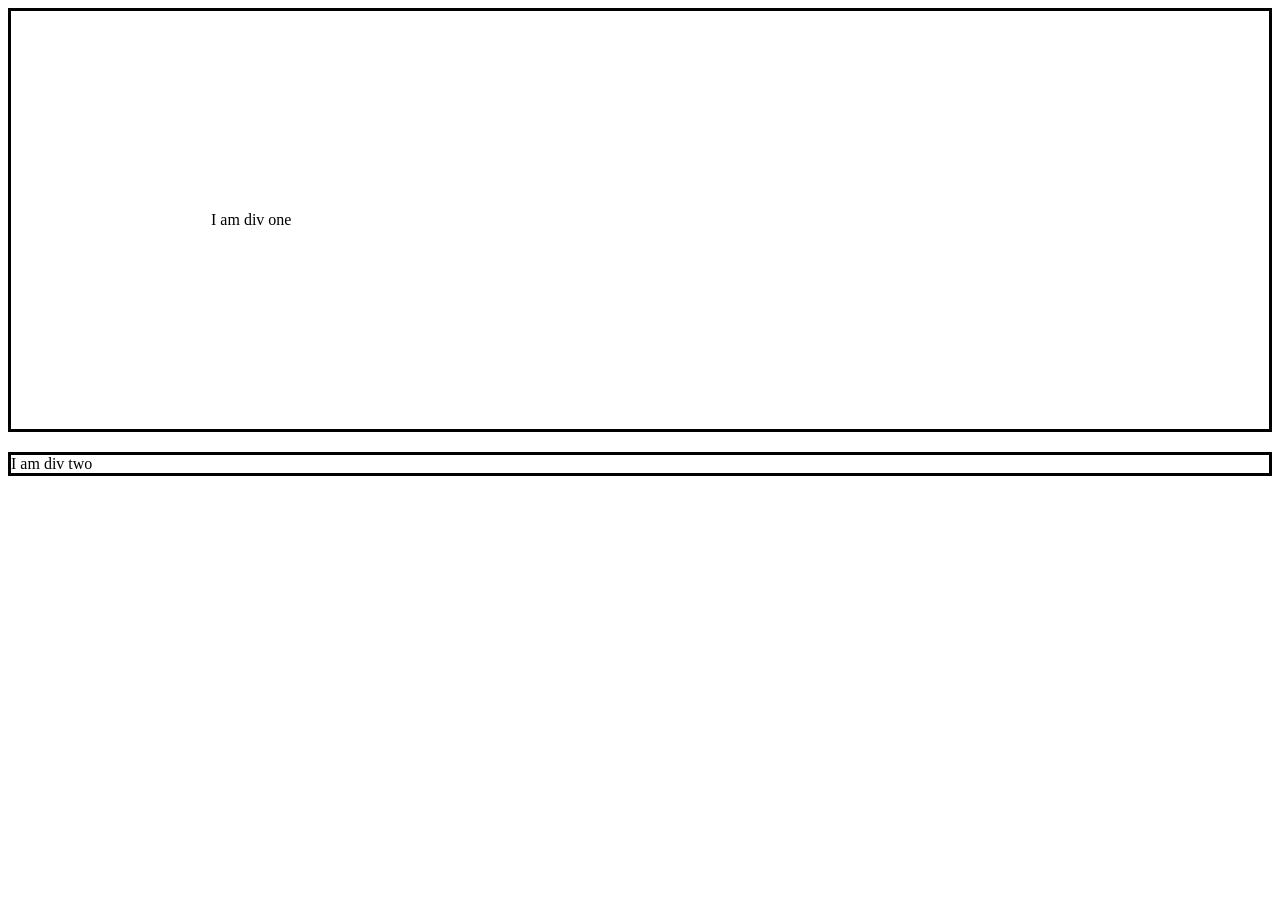
<file: DAY2/CSS_BOX_model/index.html>
<!DOCTYPE html>
<html lang="en">
<head>
    <meta charset="UTF-8">
    <meta name="viewport" content="width=device-width, initial-scale=1.0">
    <title>Document</title>

    <style>
        .div1{
            border: 3px solid black;
            padding: 200px;
            margin-bottom: 20px;
        }

        .div2{
            border: 3px solid black;
            margin-top: 10;
        }

    </style>

</head>
<body>
    
    <div class="div1">
        I am div one
    </div>

    <div class="div2">
        I am div two
    </div>

</body>
</html>
</file>
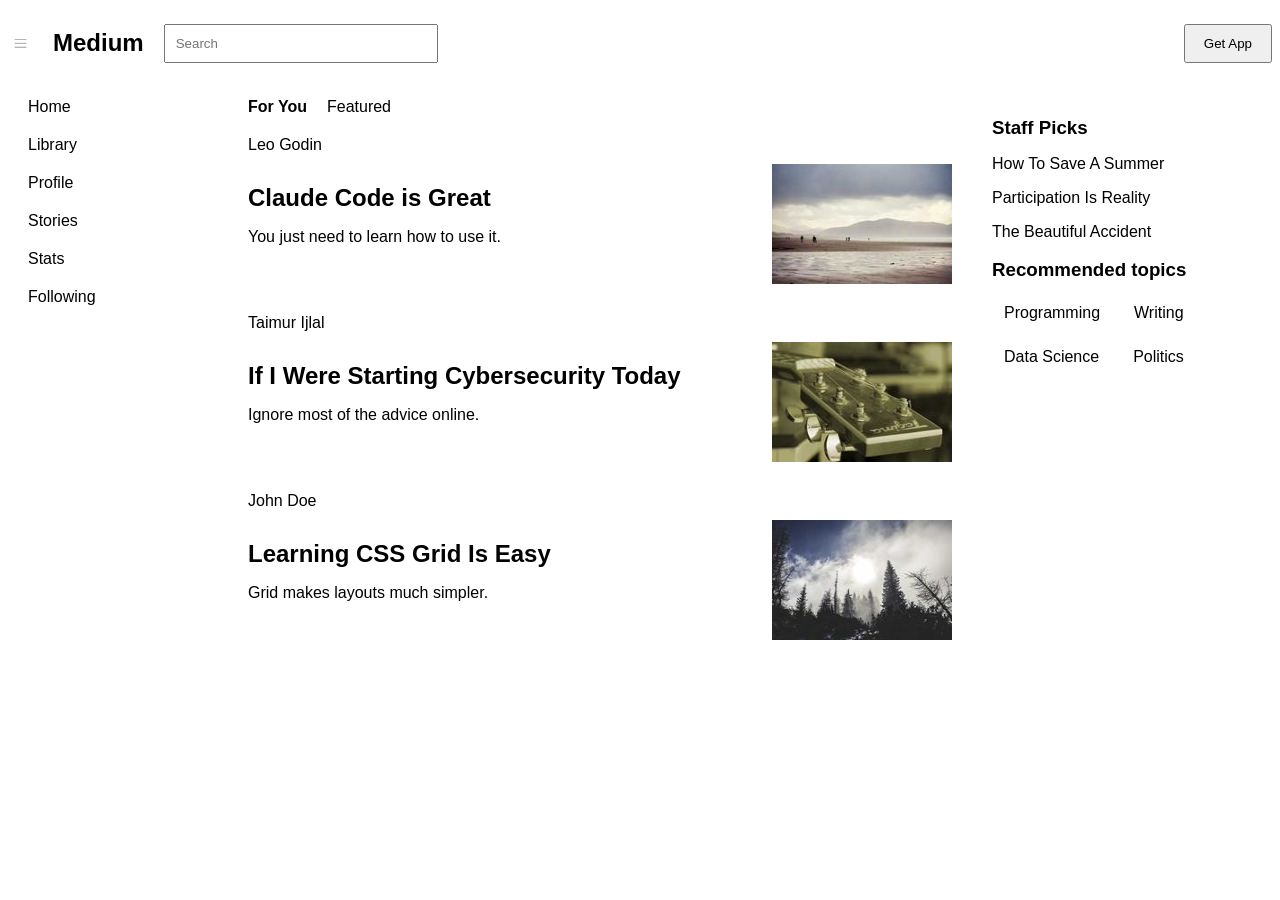
<file: DAY3/medium clone/index.html>
<!DOCTYPE html>
<html>
<head>
    <title>Medium Clone</title>
    <link rel="stylesheet" href="style.css">
</head>
<body>

    <nav>
        <img src="side_bar.png" alt="">
        <h1>Medium</h1>

        <div class="search">
            <input type="text" placeholder="Search">
        </div>

        <button>Get App</button>
    </nav>


    <div class="container">

        <aside class="left-sidebar">

            <a href="#"> Home</a>
            <a href="#"> Library</a>
            <a href="#"> Profile</a>
            <a href="#"> Stories</a>
            <a href="#"> Stats</a>
            <a href="#"> Following</a>

        </aside>


        <main>

            <div class="tabs">
                <span class="active">For You</span>
                <span>Featured</span>
            </div>


            <div class="card">

                <p class="author">Leo Godin</p>

                <div class="post">

                    <div class="text">
                        <h2>Claude Code is Great</h2>

                        <p>
                            You just need to learn how to use it.
                        </p>
                    </div>

                    <img src="image1.jpg" alt="">
                </div>

            </div>


            <div class="card">

                <p class="author">Taimur Ijlal</p>

                <div class="post">

                    <div class="text">
                        <h2>If I Were Starting Cybersecurity Today</h2>

                        <p>
                            Ignore most of the advice online.
                        </p>
                    </div>

                    <img src="image2.jpg" alt="">
                </div>

            </div>


            <div class="card">

                <p class="author">John Doe</p>

                <div class="post">

                    <div class="text">
                        <h2>Learning CSS Grid Is Easy</h2>

                        <p>
                            Grid makes layouts much simpler.
                        </p>
                    </div>

                    <img src="image3.jpg" alt="">
                </div>

            </div>

        </main>


        <aside class="right-sidebar">

            <h3>Staff Picks</h3>

            <p>How To Save A Summer</p>
            <p>Participation Is Reality</p>
            <p>The Beautiful Accident</p>

            <h3> Recommended topics</h3>

            <div class="topics">

                <span>Programming</span>
                <span>Writing</span>
                <span>Data Science</span>
                <span>Politics</span>

            </div>

        </aside>

    </div>

</body>
</html>
</file>
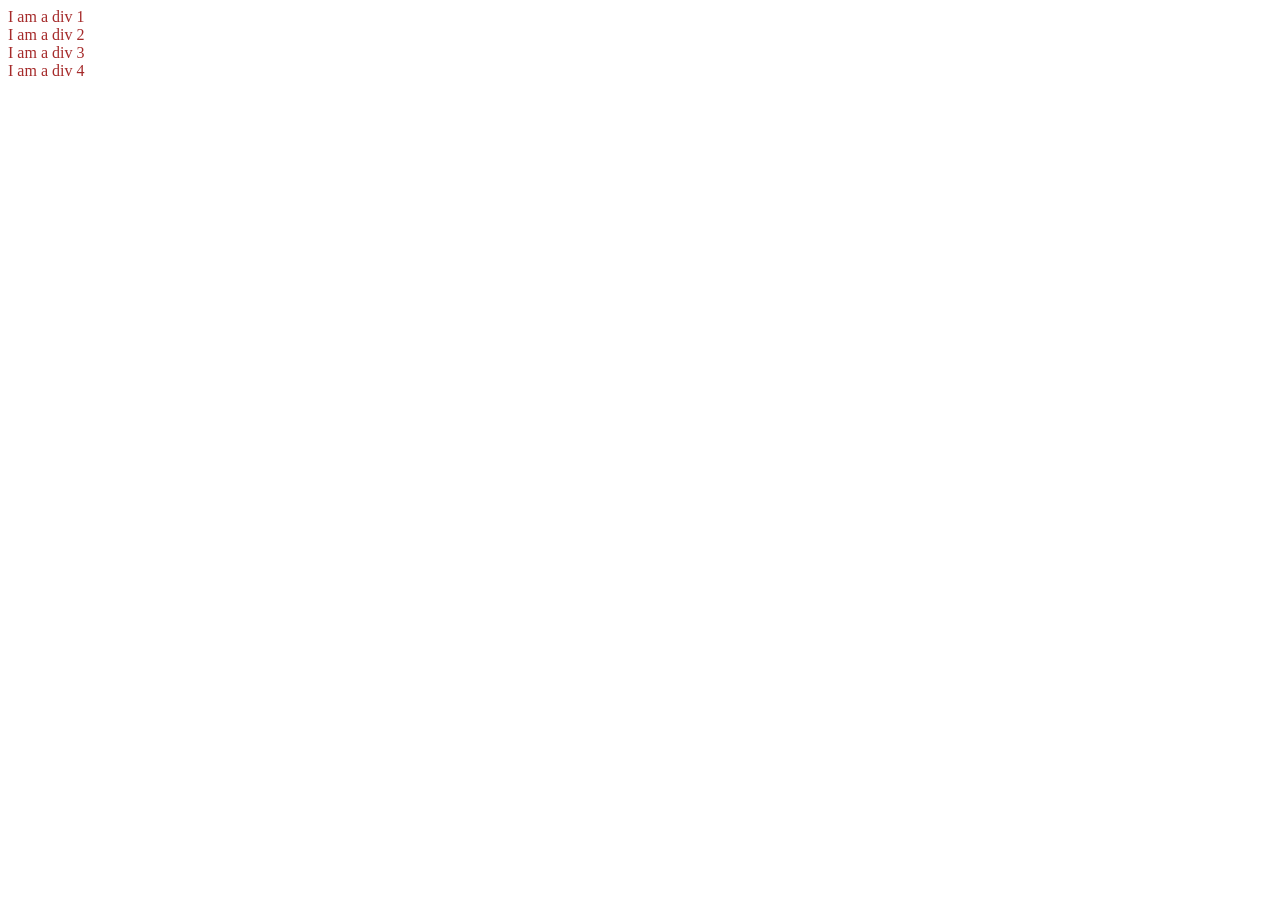
<file: DAY2/externalCSS.html>
<!DOCTYPE html>
<html lang="en">
<head>
    <meta charset="UTF-8">
    <meta name="viewport" content="width=device-width, initial-scale=1.0">
    <title>Document</title>

    <link rel="stylesheet" href="style.css">
    
</head>
<body>
    <div class="mydiv" id="id1"> I am a div 1</div>
    <div class="mydiv" id="id2"> I am a div 2</div>
    <div class="mydiv" id="id3"> I am a div 3</div>
    <div class="mydiv" id="id4"> I am a div 4</div>

</body>
</html>
</file>
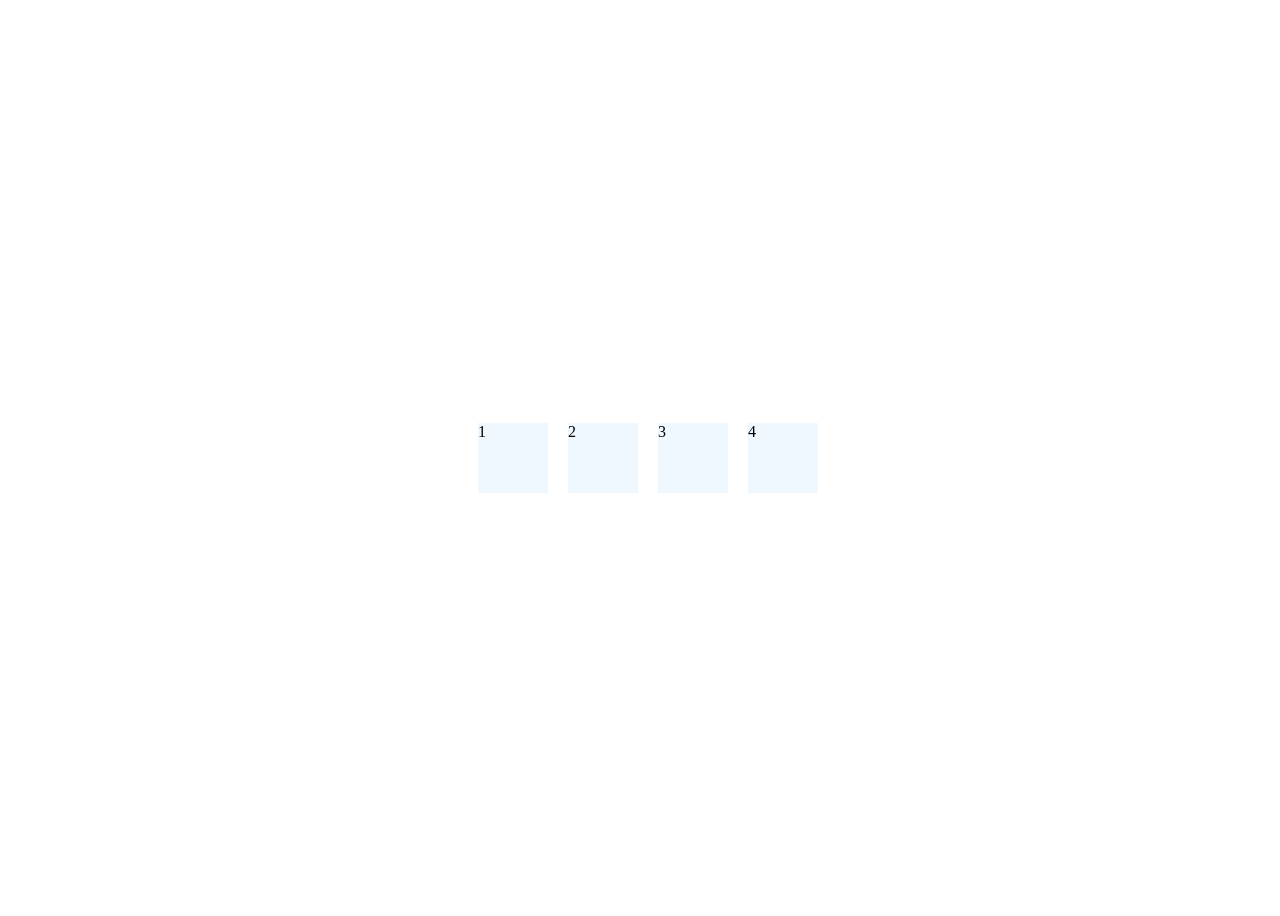
<file: DAY2/flexBoxes.html>
<!DOCTYPE html>
<html lang="en">

<head>
    <meta charset="UTF-8">
    <meta name="viewport" content="width=device-width, initial-scale=1.0">
    <title>Document</title>

    <style>
        .container {
            height: 100vh;
            width: 100vw;
            display: flex;
            flex-wrap: wrap;
            justify-content: center;
            align-items: center;
        }

        .boxes {
            height: 70px;
            width: 70px;

            background-color: aliceblue;
            margin: 10px;
        }

    </style>

</head>

<body>
    <div class="container">
        <div class="boxes">1</div>
        <div class="boxes">2</div>
        <div class="boxes">3</div>
        <div class="boxes">4</div>

        <!-- <div class="boxes">1</div>
        <div class="boxes">2</div>
        <div class="boxes">3</div>
        <div class="boxes">4</div>

        <div class="boxes">1</div>
        <div class="boxes">2</div>
        <div class="boxes">3</div>
        <div class="boxes">4</div>

        <div class="boxes">1</div>
        <div class="boxes">2</div>
        <div class="boxes">3</div>
        <div class="boxes">4</div>

        <div class="boxes">1</div>
        <div class="boxes">2</div>
        <div class="boxes">3</div>
        <div class="boxes">4</div> -->
    </div>
</body>

</html>
</file>
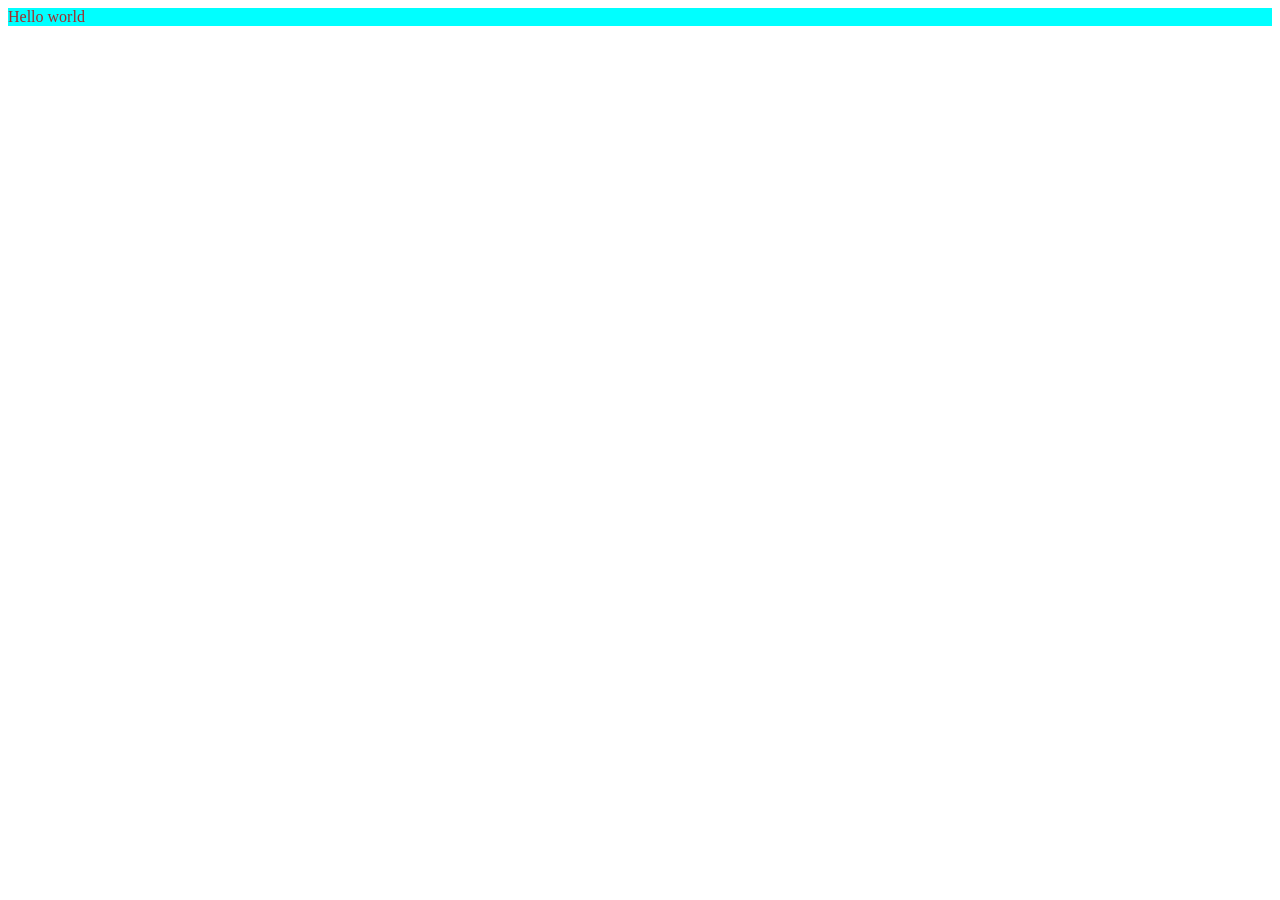
<file: DAY2/inlineCSS.html>
<!DOCTYPE html>
<html lang="en">
<head>
    <meta charset="UTF-8">
    <meta name="viewport" content="width=device-width, initial-scale=1.0">
    <title>Document</title>
</head>
<body>
    <div style="color: brown; background-color: aqua;">
        Hello world
    </div>
</body>
</html>
</file>
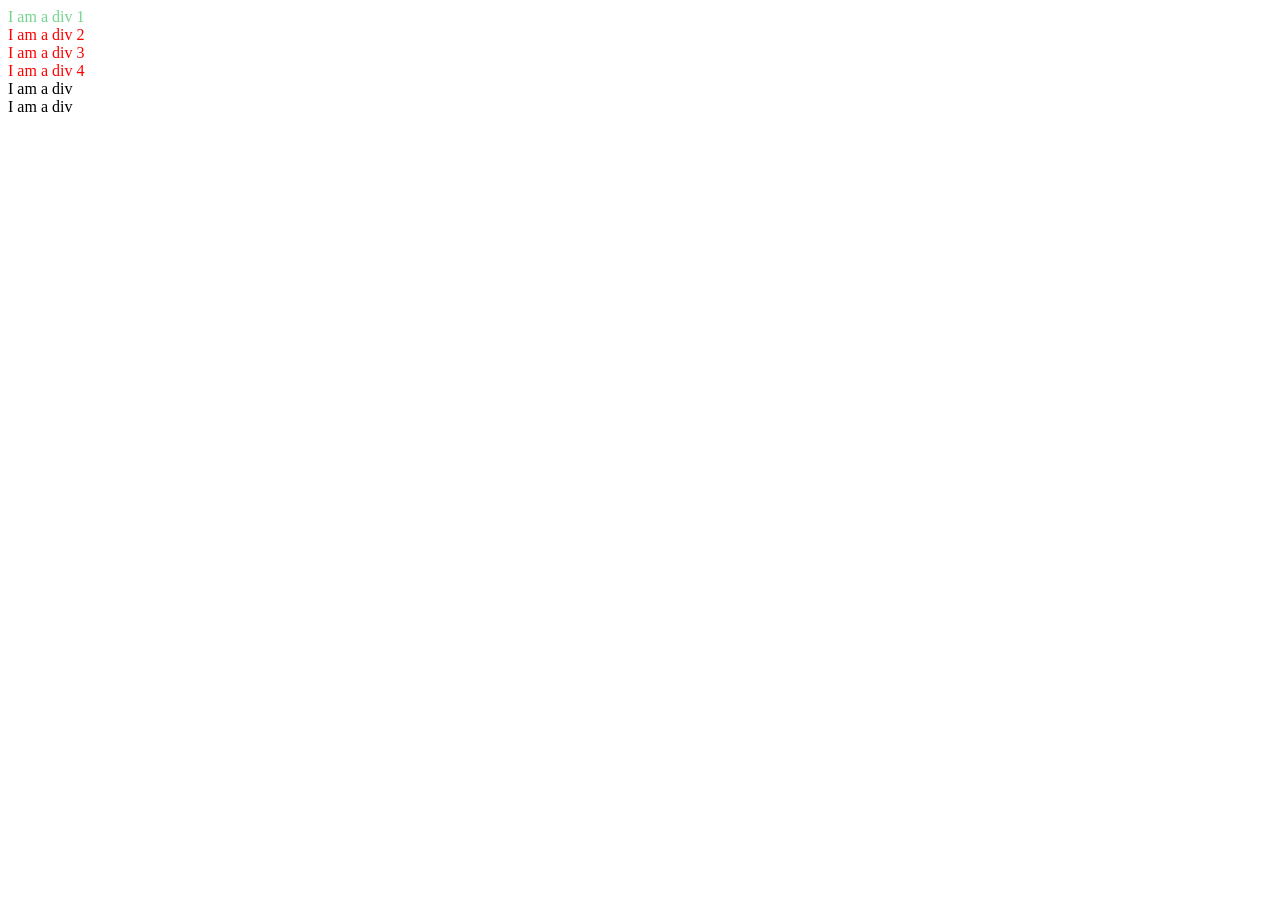
<file: DAY2/internalCSS.html>
<!DOCTYPE html>
<html lang="en">
<head>
    <meta charset="UTF-8">
    <meta name="viewport" content="width=device-width, initial-scale=1.0">
    <title>Document</title>

    <style>
        .mydiv{
            color: red;
        }

        #id1{
            color: rgb(116, 213, 142);
        }

        /* div{
            color: purple !important;
        } */

    </style>
</head>
<body>
    <div class="mydiv" id="id1"> I am a div 1</div>
    <div class="mydiv" id="id2"> I am a div 2</div>
    <div class="mydiv" id="id3"> I am a div 3</div>
    <div class="mydiv" id="id4"> I am a div 4</div>

    <div class="mydiv2"> I am a div</div>
    <div class="mydiv2"> I am a div</div>
</body>
</html>
</file>
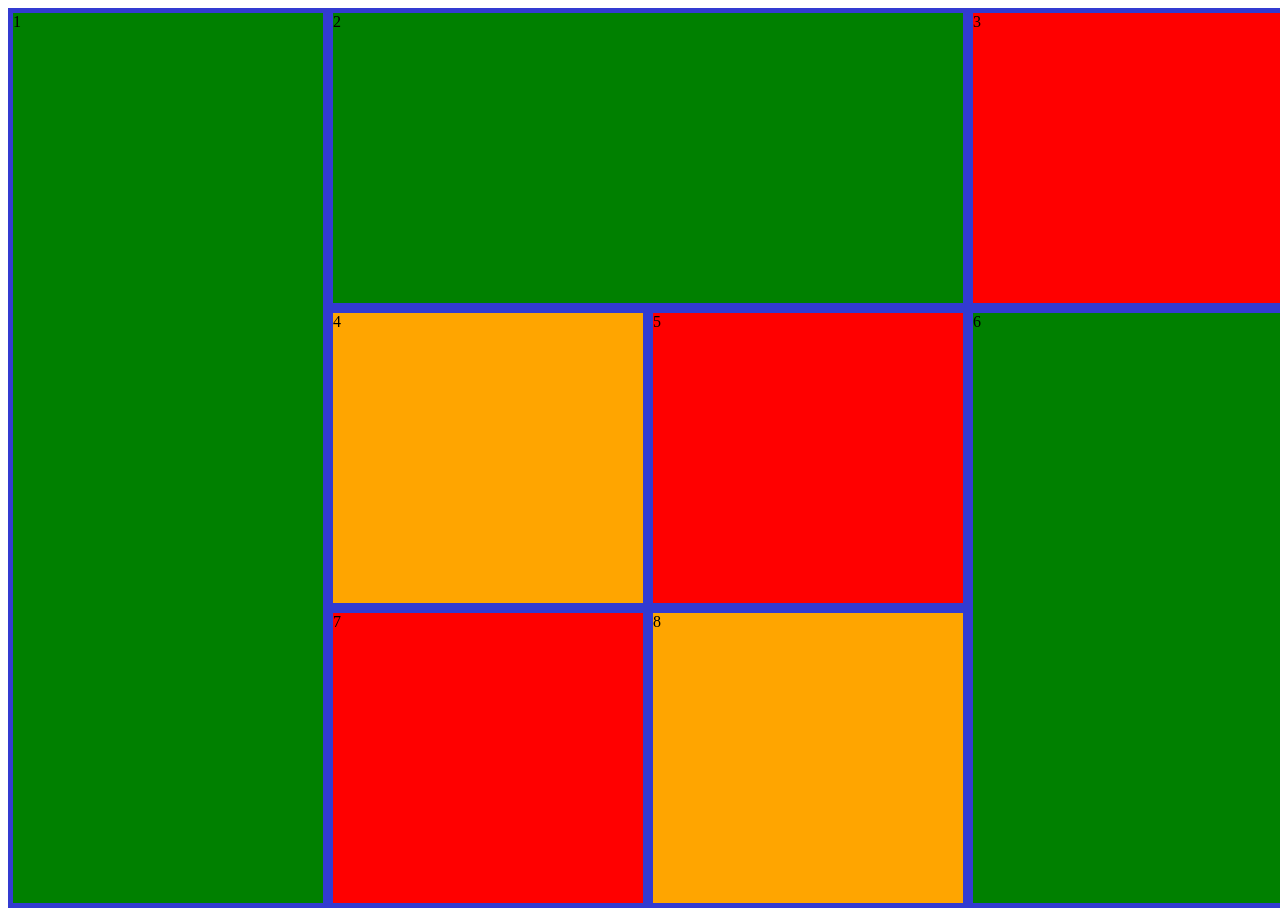
<file: DAY3/grid_struc.html>
<!DOCTYPE html>
<html lang="en">
<head>
    <meta charset="UTF-8">
    <meta name="viewport" content="width=device-width, initial-scale=1.0">
    <title>Document</title>
    <link rel="stylesheet" href="style_grid_struc.css">
</head>
<body>
    <div class="container">
        <div class="boxes box1">1</div>
        <div class="boxes box2">2</div>
        <div class="boxes box3">3</div>
        <div class="boxes box4">4</div>
        <div class="boxes box5">5</div>
        <div class="boxes box6">6</div>
        <div class="boxes box7">7</div>
        <div class="boxes box8">8</div>
    </div>
</body>
</html>
</file>
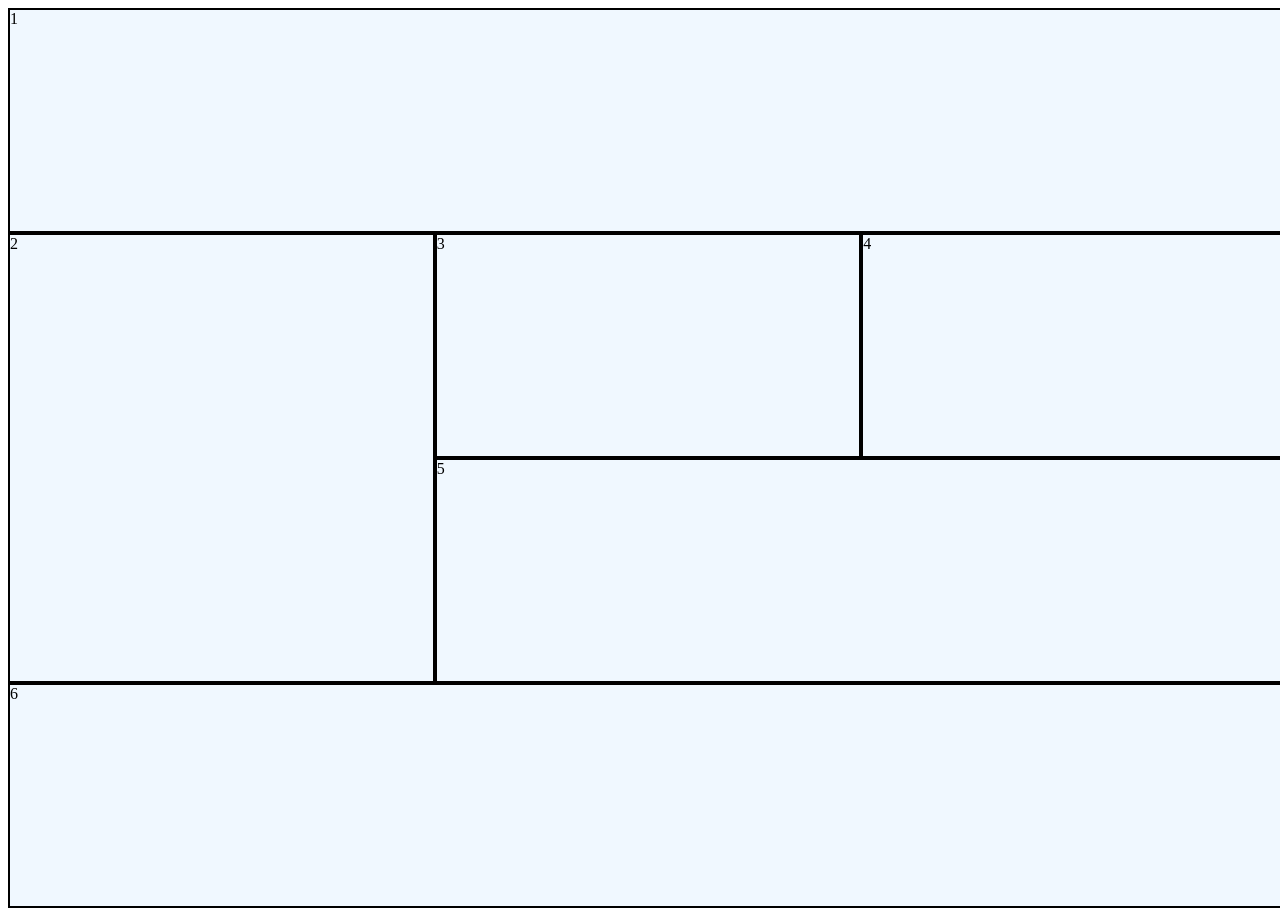
<file: DAY2/GRID/grid.html>
<!DOCTYPE html>
<html lang="en">

<head>
    <meta charset="UTF-8">
    <meta name="viewport" content="width=device-width, initial-scale=1.0">
    <title>Document</title>
    <link rel="stylesheet" href="styleGrid.css">

</head>

<body>
    <div class="container">
        <div class="boxes header">1</div>
        <div class="boxes aside">2</div>
        <div class="boxes content1">3</div>
        <div class="boxes content2">4</div>
        <div class="boxes content3">5</div>
        <div class="boxes footer">6</div>
        

        <!-- <div class="boxes">1</div>
        <div class="boxes">2</div>
        <div class="boxes">3</div>
        <div class="boxes">4</div>

        <div class="boxes">1</div>
        <div class="boxes">2</div>
        <div class="boxes">3</div>
        <div class="boxes">4</div>

        <div class="boxes">1</div>
        <div class="boxes">2</div>
        <div class="boxes">3</div>
        <div class="boxes">4</div>

        <div class="boxes">1</div>
        <div class="boxes">2</div>
        <div class="boxes">3</div>
        <div class="boxes">4</div> -->
    </div>
</body>

</html>
</file>
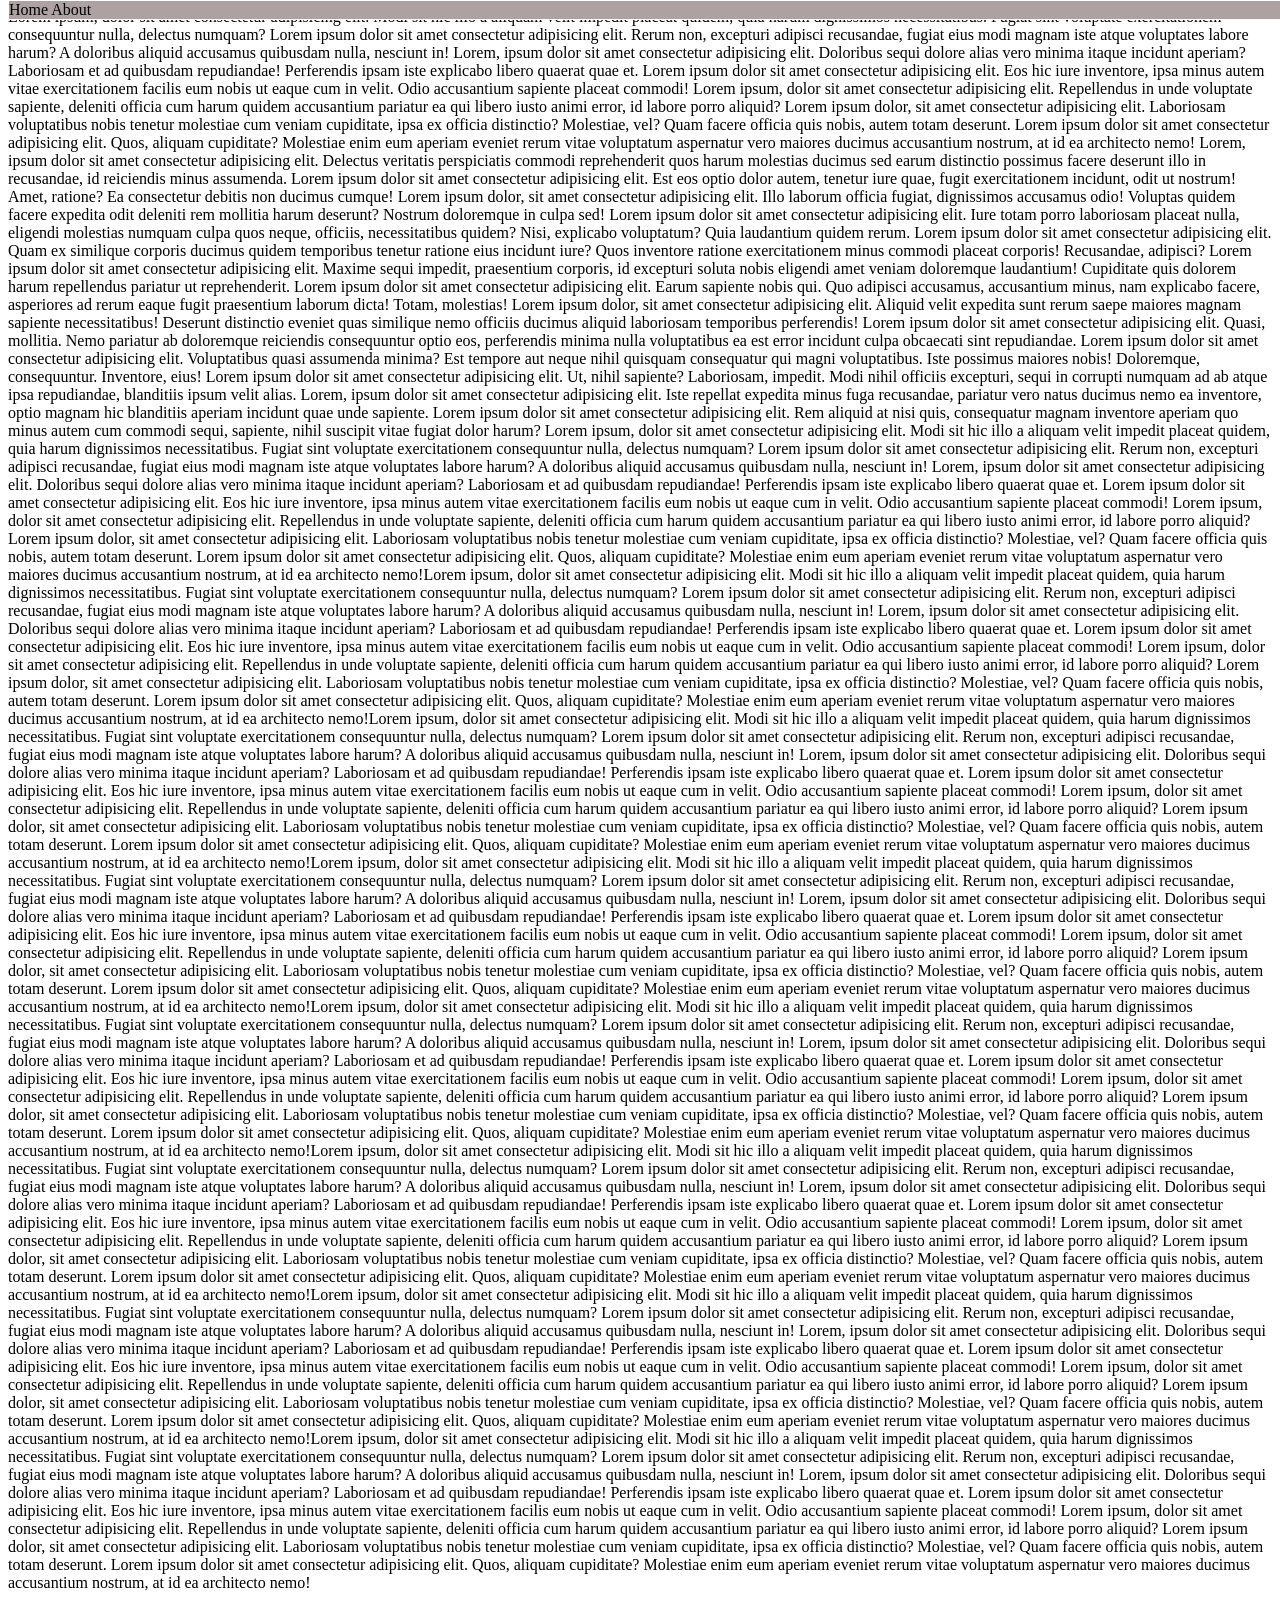
<file: DAY2/position/fixed.html>
<!DOCTYPE html>
<html lang="en">

<head>
    <meta charset="UTF-8">
    <meta name="viewport" content="width=device-width, initial-scale=1.0">
    <title>Document</title>

    <style>
        nav{
            position: fixed;
            background-color: rgb(174, 161, 161);
            border: 1px solid white;
            top: 0;
            width: 100%;
        }
    </style>

</head>

<body>

    <nav>
        <span>Home</span>
        <span>About</span>
    </nav>

    <div>
        Lorem ipsum, dolor sit amet consectetur adipisicing elit. Modi sit hic illo a aliquam velit impedit placeat quidem,
    quia harum dignissimos necessitatibus. Fugiat sint voluptate exercitationem consequuntur nulla, delectus numquam?
    Lorem ipsum dolor sit amet consectetur adipisicing elit. Rerum non, excepturi adipisci recusandae, fugiat eius modi
    magnam iste atque voluptates labore harum? A doloribus aliquid accusamus quibusdam nulla, nesciunt in!
    Lorem, ipsum dolor sit amet consectetur adipisicing elit. Doloribus sequi dolore alias vero minima itaque incidunt
    aperiam? Laboriosam et ad quibusdam repudiandae! Perferendis ipsam iste explicabo libero quaerat quae et.
    Lorem ipsum dolor sit amet consectetur adipisicing elit. Eos hic iure inventore, ipsa minus autem vitae
    exercitationem facilis eum nobis ut eaque cum in velit. Odio accusantium sapiente placeat commodi!
    Lorem ipsum, dolor sit amet consectetur adipisicing elit. Repellendus in unde voluptate sapiente, deleniti officia
    cum harum quidem accusantium pariatur ea qui libero iusto animi error, id labore porro aliquid?
    Lorem ipsum dolor, sit amet consectetur adipisicing elit. Laboriosam voluptatibus nobis tenetur molestiae cum veniam
    cupiditate, ipsa ex officia distinctio? Molestiae, vel? Quam facere officia quis nobis, autem totam deserunt.
    Lorem ipsum dolor sit amet consectetur adipisicing elit. Quos, aliquam cupiditate? Molestiae enim eum aperiam
    eveniet rerum vitae voluptatum aspernatur vero maiores ducimus accusantium nostrum, at id ea architecto nemo!
    Lorem, ipsum dolor sit amet consectetur adipisicing elit. Delectus veritatis perspiciatis commodi reprehenderit quos harum molestias ducimus sed earum distinctio possimus facere deserunt illo in recusandae, id reiciendis minus assumenda.
    Lorem ipsum dolor sit amet consectetur adipisicing elit. Est eos optio dolor autem, tenetur iure quae, fugit exercitationem incidunt, odit ut nostrum! Amet, ratione? Ea consectetur debitis non ducimus cumque!
    Lorem ipsum dolor, sit amet consectetur adipisicing elit. Illo laborum officia fugiat, dignissimos accusamus odio! Voluptas quidem facere expedita odit deleniti rem mollitia harum deserunt? Nostrum doloremque in culpa sed!
    Lorem ipsum dolor sit amet consectetur adipisicing elit. Iure totam porro laboriosam placeat nulla, eligendi molestias numquam culpa quos neque, officiis, necessitatibus quidem? Nisi, explicabo voluptatum? Quia laudantium quidem rerum.
    Lorem ipsum dolor sit amet consectetur adipisicing elit. Quam ex similique corporis ducimus quidem temporibus tenetur ratione eius incidunt iure? Quos inventore ratione exercitationem minus commodi placeat corporis! Recusandae, adipisci?
    Lorem ipsum dolor sit amet consectetur adipisicing elit. Maxime sequi impedit, praesentium corporis, id excepturi soluta nobis eligendi amet veniam doloremque laudantium! Cupiditate quis dolorem harum repellendus pariatur ut reprehenderit.
    Lorem ipsum dolor sit amet consectetur adipisicing elit. Earum sapiente nobis qui. Quo adipisci accusamus, accusantium minus, nam explicabo facere, asperiores ad rerum eaque fugit praesentium laborum dicta! Totam, molestias!
    Lorem ipsum dolor, sit amet consectetur adipisicing elit. Aliquid velit expedita sunt rerum saepe maiores magnam sapiente necessitatibus! Deserunt distinctio eveniet quas similique nemo officiis ducimus aliquid laboriosam temporibus perferendis!
    Lorem ipsum dolor sit amet consectetur adipisicing elit. Quasi, mollitia. Nemo pariatur ab doloremque reiciendis consequuntur optio eos, perferendis minima nulla voluptatibus ea est error incidunt culpa obcaecati sint repudiandae.
    Lorem ipsum dolor sit amet consectetur adipisicing elit. Voluptatibus quasi assumenda minima? Est tempore aut neque nihil quisquam consequatur qui magni voluptatibus. Iste possimus maiores nobis! Doloremque, consequuntur. Inventore, eius!
    Lorem ipsum dolor sit amet consectetur adipisicing elit. Ut, nihil sapiente? Laboriosam, impedit. Modi nihil officiis excepturi, sequi in corrupti numquam ad ab atque ipsa repudiandae, blanditiis ipsum velit alias.
    Lorem, ipsum dolor sit amet consectetur adipisicing elit. Iste repellat expedita minus fuga recusandae, pariatur vero natus ducimus nemo ea inventore, optio magnam hic blanditiis aperiam incidunt quae unde sapiente.
    Lorem ipsum dolor sit amet consectetur adipisicing elit. Rem aliquid at nisi quis, consequatur magnam inventore aperiam quo minus autem cum commodi sequi, sapiente, nihil suscipit vitae fugiat dolor harum?
    Lorem ipsum, dolor sit amet consectetur adipisicing elit. Modi sit hic illo a aliquam velit impedit placeat quidem,
    quia harum dignissimos necessitatibus. Fugiat sint voluptate exercitationem consequuntur nulla, delectus numquam?
    Lorem ipsum dolor sit amet consectetur adipisicing elit. Rerum non, excepturi adipisci recusandae, fugiat eius modi
    magnam iste atque voluptates labore harum? A doloribus aliquid accusamus quibusdam nulla, nesciunt in!
    Lorem, ipsum dolor sit amet consectetur adipisicing elit. Doloribus sequi dolore alias vero minima itaque incidunt
    aperiam? Laboriosam et ad quibusdam repudiandae! Perferendis ipsam iste explicabo libero quaerat quae et.
    Lorem ipsum dolor sit amet consectetur adipisicing elit. Eos hic iure inventore, ipsa minus autem vitae
    exercitationem facilis eum nobis ut eaque cum in velit. Odio accusantium sapiente placeat commodi!
    Lorem ipsum, dolor sit amet consectetur adipisicing elit. Repellendus in unde voluptate sapiente, deleniti officia
    cum harum quidem accusantium pariatur ea qui libero iusto animi error, id labore porro aliquid?
    Lorem ipsum dolor, sit amet consectetur adipisicing elit. Laboriosam voluptatibus nobis tenetur molestiae cum veniam
    cupiditate, ipsa ex officia distinctio? Molestiae, vel? Quam facere officia quis nobis, autem totam deserunt.
    Lorem ipsum dolor sit amet consectetur adipisicing elit. Quos, aliquam cupiditate? Molestiae enim eum aperiam
    eveniet rerum vitae voluptatum aspernatur vero maiores ducimus accusantium nostrum, at id ea architecto nemo!Lorem ipsum, dolor sit amet consectetur adipisicing elit. Modi sit hic illo a aliquam velit impedit placeat quidem,
    quia harum dignissimos necessitatibus. Fugiat sint voluptate exercitationem consequuntur nulla, delectus numquam?
    Lorem ipsum dolor sit amet consectetur adipisicing elit. Rerum non, excepturi adipisci recusandae, fugiat eius modi
    magnam iste atque voluptates labore harum? A doloribus aliquid accusamus quibusdam nulla, nesciunt in!
    Lorem, ipsum dolor sit amet consectetur adipisicing elit. Doloribus sequi dolore alias vero minima itaque incidunt
    aperiam? Laboriosam et ad quibusdam repudiandae! Perferendis ipsam iste explicabo libero quaerat quae et.
    Lorem ipsum dolor sit amet consectetur adipisicing elit. Eos hic iure inventore, ipsa minus autem vitae
    exercitationem facilis eum nobis ut eaque cum in velit. Odio accusantium sapiente placeat commodi!
    Lorem ipsum, dolor sit amet consectetur adipisicing elit. Repellendus in unde voluptate sapiente, deleniti officia
    cum harum quidem accusantium pariatur ea qui libero iusto animi error, id labore porro aliquid?
    Lorem ipsum dolor, sit amet consectetur adipisicing elit. Laboriosam voluptatibus nobis tenetur molestiae cum veniam
    cupiditate, ipsa ex officia distinctio? Molestiae, vel? Quam facere officia quis nobis, autem totam deserunt.
    Lorem ipsum dolor sit amet consectetur adipisicing elit. Quos, aliquam cupiditate? Molestiae enim eum aperiam
    eveniet rerum vitae voluptatum aspernatur vero maiores ducimus accusantium nostrum, at id ea architecto nemo!Lorem ipsum, dolor sit amet consectetur adipisicing elit. Modi sit hic illo a aliquam velit impedit placeat quidem,
    quia harum dignissimos necessitatibus. Fugiat sint voluptate exercitationem consequuntur nulla, delectus numquam?
    Lorem ipsum dolor sit amet consectetur adipisicing elit. Rerum non, excepturi adipisci recusandae, fugiat eius modi
    magnam iste atque voluptates labore harum? A doloribus aliquid accusamus quibusdam nulla, nesciunt in!
    Lorem, ipsum dolor sit amet consectetur adipisicing elit. Doloribus sequi dolore alias vero minima itaque incidunt
    aperiam? Laboriosam et ad quibusdam repudiandae! Perferendis ipsam iste explicabo libero quaerat quae et.
    Lorem ipsum dolor sit amet consectetur adipisicing elit. Eos hic iure inventore, ipsa minus autem vitae
    exercitationem facilis eum nobis ut eaque cum in velit. Odio accusantium sapiente placeat commodi!
    Lorem ipsum, dolor sit amet consectetur adipisicing elit. Repellendus in unde voluptate sapiente, deleniti officia
    cum harum quidem accusantium pariatur ea qui libero iusto animi error, id labore porro aliquid?
    Lorem ipsum dolor, sit amet consectetur adipisicing elit. Laboriosam voluptatibus nobis tenetur molestiae cum veniam
    cupiditate, ipsa ex officia distinctio? Molestiae, vel? Quam facere officia quis nobis, autem totam deserunt.
    Lorem ipsum dolor sit amet consectetur adipisicing elit. Quos, aliquam cupiditate? Molestiae enim eum aperiam
    eveniet rerum vitae voluptatum aspernatur vero maiores ducimus accusantium nostrum, at id ea architecto nemo!Lorem ipsum, dolor sit amet consectetur adipisicing elit. Modi sit hic illo a aliquam velit impedit placeat quidem,
    quia harum dignissimos necessitatibus. Fugiat sint voluptate exercitationem consequuntur nulla, delectus numquam?
    Lorem ipsum dolor sit amet consectetur adipisicing elit. Rerum non, excepturi adipisci recusandae, fugiat eius modi
    magnam iste atque voluptates labore harum? A doloribus aliquid accusamus quibusdam nulla, nesciunt in!
    Lorem, ipsum dolor sit amet consectetur adipisicing elit. Doloribus sequi dolore alias vero minima itaque incidunt
    aperiam? Laboriosam et ad quibusdam repudiandae! Perferendis ipsam iste explicabo libero quaerat quae et.
    Lorem ipsum dolor sit amet consectetur adipisicing elit. Eos hic iure inventore, ipsa minus autem vitae
    exercitationem facilis eum nobis ut eaque cum in velit. Odio accusantium sapiente placeat commodi!
    Lorem ipsum, dolor sit amet consectetur adipisicing elit. Repellendus in unde voluptate sapiente, deleniti officia
    cum harum quidem accusantium pariatur ea qui libero iusto animi error, id labore porro aliquid?
    Lorem ipsum dolor, sit amet consectetur adipisicing elit. Laboriosam voluptatibus nobis tenetur molestiae cum veniam
    cupiditate, ipsa ex officia distinctio? Molestiae, vel? Quam facere officia quis nobis, autem totam deserunt.
    Lorem ipsum dolor sit amet consectetur adipisicing elit. Quos, aliquam cupiditate? Molestiae enim eum aperiam
    eveniet rerum vitae voluptatum aspernatur vero maiores ducimus accusantium nostrum, at id ea architecto nemo!Lorem ipsum, dolor sit amet consectetur adipisicing elit. Modi sit hic illo a aliquam velit impedit placeat quidem,
    quia harum dignissimos necessitatibus. Fugiat sint voluptate exercitationem consequuntur nulla, delectus numquam?
    Lorem ipsum dolor sit amet consectetur adipisicing elit. Rerum non, excepturi adipisci recusandae, fugiat eius modi
    magnam iste atque voluptates labore harum? A doloribus aliquid accusamus quibusdam nulla, nesciunt in!
    Lorem, ipsum dolor sit amet consectetur adipisicing elit. Doloribus sequi dolore alias vero minima itaque incidunt
    aperiam? Laboriosam et ad quibusdam repudiandae! Perferendis ipsam iste explicabo libero quaerat quae et.
    Lorem ipsum dolor sit amet consectetur adipisicing elit. Eos hic iure inventore, ipsa minus autem vitae
    exercitationem facilis eum nobis ut eaque cum in velit. Odio accusantium sapiente placeat commodi!
    Lorem ipsum, dolor sit amet consectetur adipisicing elit. Repellendus in unde voluptate sapiente, deleniti officia
    cum harum quidem accusantium pariatur ea qui libero iusto animi error, id labore porro aliquid?
    Lorem ipsum dolor, sit amet consectetur adipisicing elit. Laboriosam voluptatibus nobis tenetur molestiae cum veniam
    cupiditate, ipsa ex officia distinctio? Molestiae, vel? Quam facere officia quis nobis, autem totam deserunt.
    Lorem ipsum dolor sit amet consectetur adipisicing elit. Quos, aliquam cupiditate? Molestiae enim eum aperiam
    eveniet rerum vitae voluptatum aspernatur vero maiores ducimus accusantium nostrum, at id ea architecto nemo!Lorem ipsum, dolor sit amet consectetur adipisicing elit. Modi sit hic illo a aliquam velit impedit placeat quidem,
    quia harum dignissimos necessitatibus. Fugiat sint voluptate exercitationem consequuntur nulla, delectus numquam?
    Lorem ipsum dolor sit amet consectetur adipisicing elit. Rerum non, excepturi adipisci recusandae, fugiat eius modi
    magnam iste atque voluptates labore harum? A doloribus aliquid accusamus quibusdam nulla, nesciunt in!
    Lorem, ipsum dolor sit amet consectetur adipisicing elit. Doloribus sequi dolore alias vero minima itaque incidunt
    aperiam? Laboriosam et ad quibusdam repudiandae! Perferendis ipsam iste explicabo libero quaerat quae et.
    Lorem ipsum dolor sit amet consectetur adipisicing elit. Eos hic iure inventore, ipsa minus autem vitae
    exercitationem facilis eum nobis ut eaque cum in velit. Odio accusantium sapiente placeat commodi!
    Lorem ipsum, dolor sit amet consectetur adipisicing elit. Repellendus in unde voluptate sapiente, deleniti officia
    cum harum quidem accusantium pariatur ea qui libero iusto animi error, id labore porro aliquid?
    Lorem ipsum dolor, sit amet consectetur adipisicing elit. Laboriosam voluptatibus nobis tenetur molestiae cum veniam
    cupiditate, ipsa ex officia distinctio? Molestiae, vel? Quam facere officia quis nobis, autem totam deserunt.
    Lorem ipsum dolor sit amet consectetur adipisicing elit. Quos, aliquam cupiditate? Molestiae enim eum aperiam
    eveniet rerum vitae voluptatum aspernatur vero maiores ducimus accusantium nostrum, at id ea architecto nemo!Lorem ipsum, dolor sit amet consectetur adipisicing elit. Modi sit hic illo a aliquam velit impedit placeat quidem,
    quia harum dignissimos necessitatibus. Fugiat sint voluptate exercitationem consequuntur nulla, delectus numquam?
    Lorem ipsum dolor sit amet consectetur adipisicing elit. Rerum non, excepturi adipisci recusandae, fugiat eius modi
    magnam iste atque voluptates labore harum? A doloribus aliquid accusamus quibusdam nulla, nesciunt in!
    Lorem, ipsum dolor sit amet consectetur adipisicing elit. Doloribus sequi dolore alias vero minima itaque incidunt
    aperiam? Laboriosam et ad quibusdam repudiandae! Perferendis ipsam iste explicabo libero quaerat quae et.
    Lorem ipsum dolor sit amet consectetur adipisicing elit. Eos hic iure inventore, ipsa minus autem vitae
    exercitationem facilis eum nobis ut eaque cum in velit. Odio accusantium sapiente placeat commodi!
    Lorem ipsum, dolor sit amet consectetur adipisicing elit. Repellendus in unde voluptate sapiente, deleniti officia
    cum harum quidem accusantium pariatur ea qui libero iusto animi error, id labore porro aliquid?
    Lorem ipsum dolor, sit amet consectetur adipisicing elit. Laboriosam voluptatibus nobis tenetur molestiae cum veniam
    cupiditate, ipsa ex officia distinctio? Molestiae, vel? Quam facere officia quis nobis, autem totam deserunt.
    Lorem ipsum dolor sit amet consectetur adipisicing elit. Quos, aliquam cupiditate? Molestiae enim eum aperiam
    eveniet rerum vitae voluptatum aspernatur vero maiores ducimus accusantium nostrum, at id ea architecto nemo!Lorem ipsum, dolor sit amet consectetur adipisicing elit. Modi sit hic illo a aliquam velit impedit placeat quidem,
    quia harum dignissimos necessitatibus. Fugiat sint voluptate exercitationem consequuntur nulla, delectus numquam?
    Lorem ipsum dolor sit amet consectetur adipisicing elit. Rerum non, excepturi adipisci recusandae, fugiat eius modi
    magnam iste atque voluptates labore harum? A doloribus aliquid accusamus quibusdam nulla, nesciunt in!
    Lorem, ipsum dolor sit amet consectetur adipisicing elit. Doloribus sequi dolore alias vero minima itaque incidunt
    aperiam? Laboriosam et ad quibusdam repudiandae! Perferendis ipsam iste explicabo libero quaerat quae et.
    Lorem ipsum dolor sit amet consectetur adipisicing elit. Eos hic iure inventore, ipsa minus autem vitae
    exercitationem facilis eum nobis ut eaque cum in velit. Odio accusantium sapiente placeat commodi!
    Lorem ipsum, dolor sit amet consectetur adipisicing elit. Repellendus in unde voluptate sapiente, deleniti officia
    cum harum quidem accusantium pariatur ea qui libero iusto animi error, id labore porro aliquid?
    Lorem ipsum dolor, sit amet consectetur adipisicing elit. Laboriosam voluptatibus nobis tenetur molestiae cum veniam
    cupiditate, ipsa ex officia distinctio? Molestiae, vel? Quam facere officia quis nobis, autem totam deserunt.
    Lorem ipsum dolor sit amet consectetur adipisicing elit. Quos, aliquam cupiditate? Molestiae enim eum aperiam
    eveniet rerum vitae voluptatum aspernatur vero maiores ducimus accusantium nostrum, at id ea architecto nemo!
    </div>
</body>

</html>
</file>
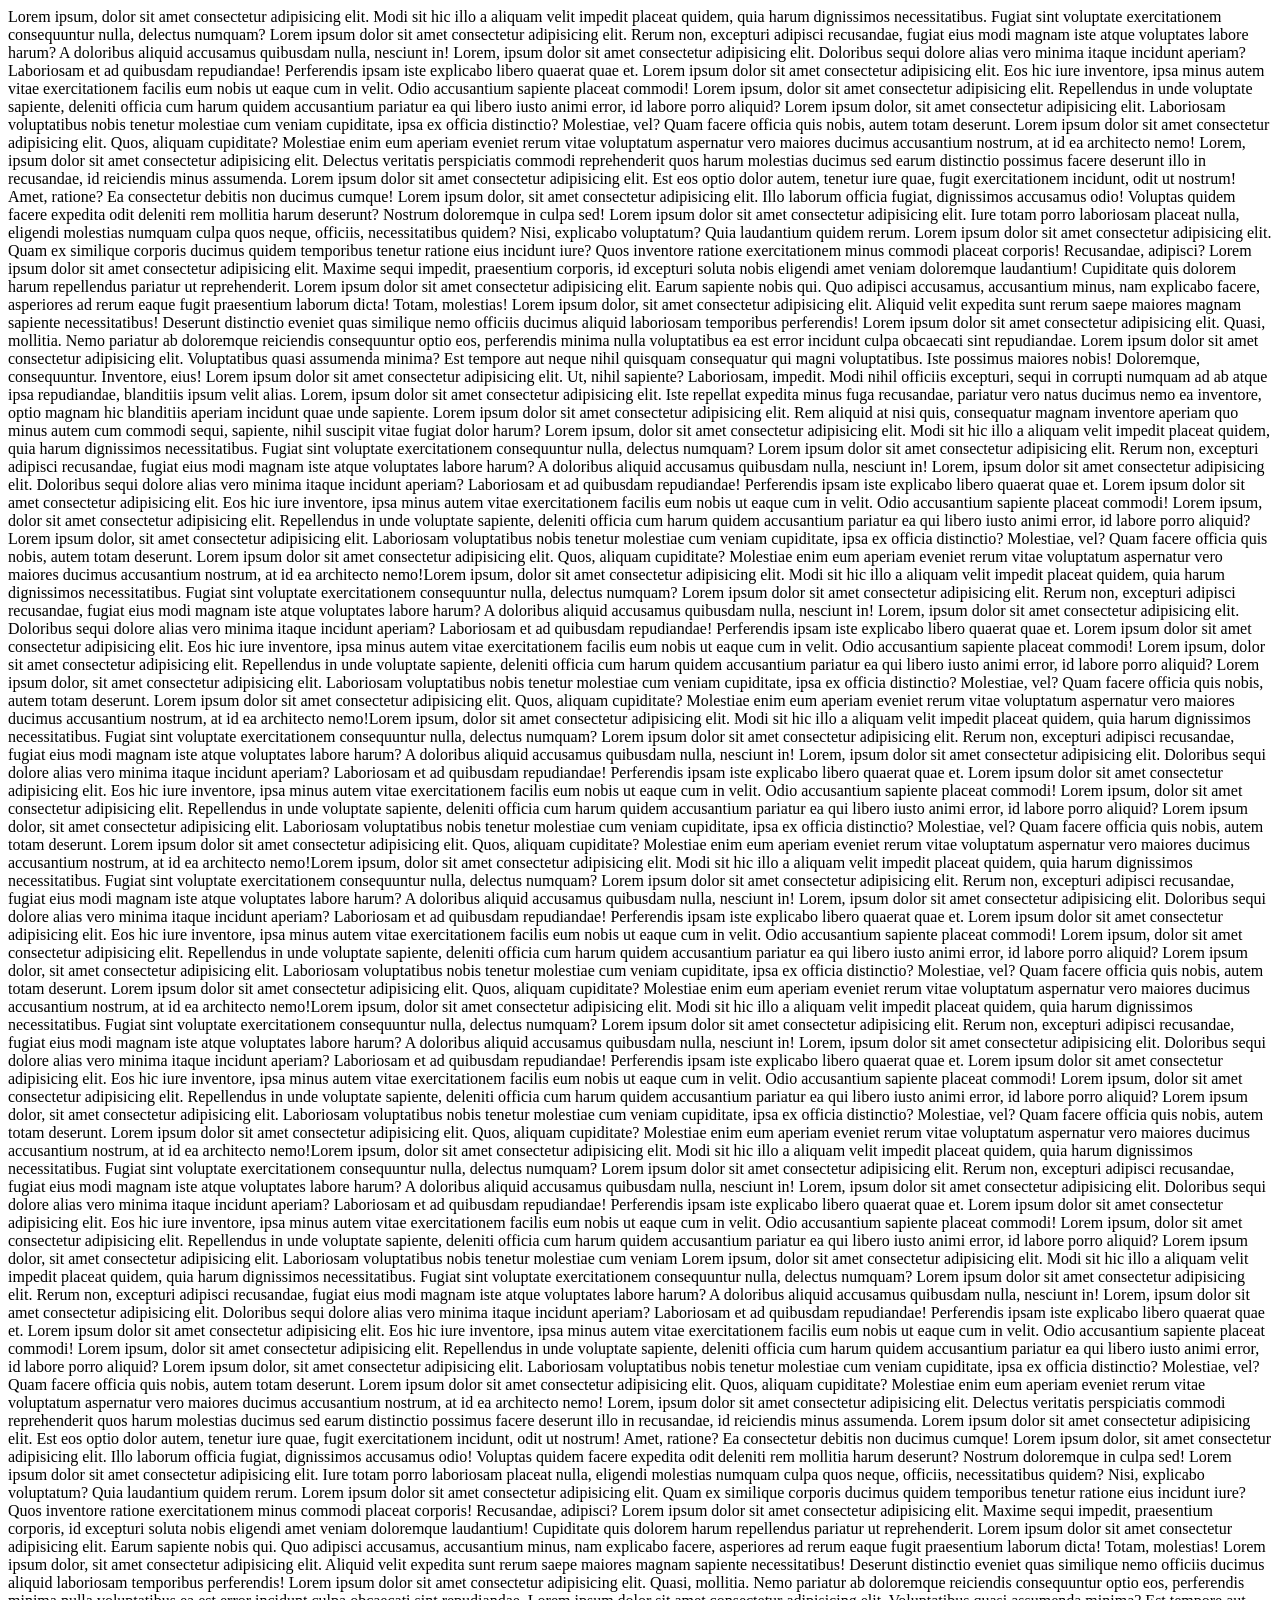
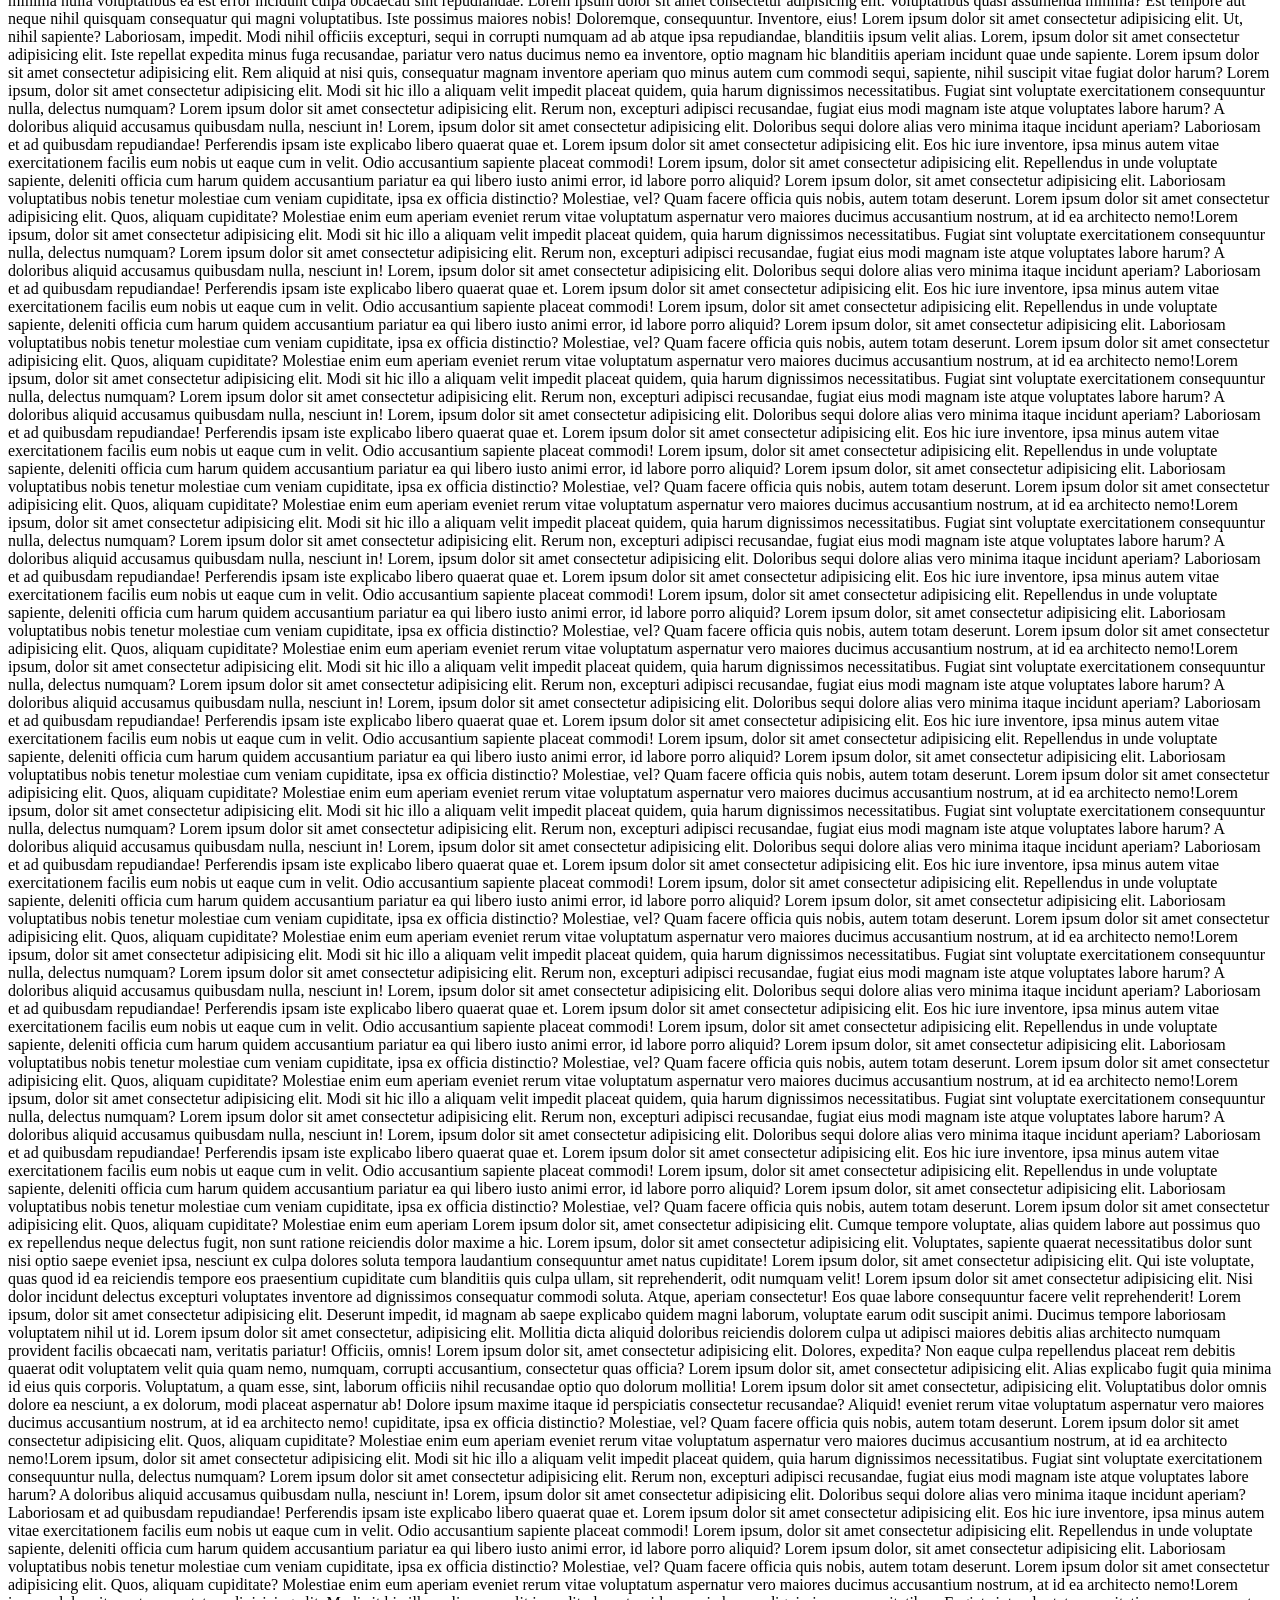
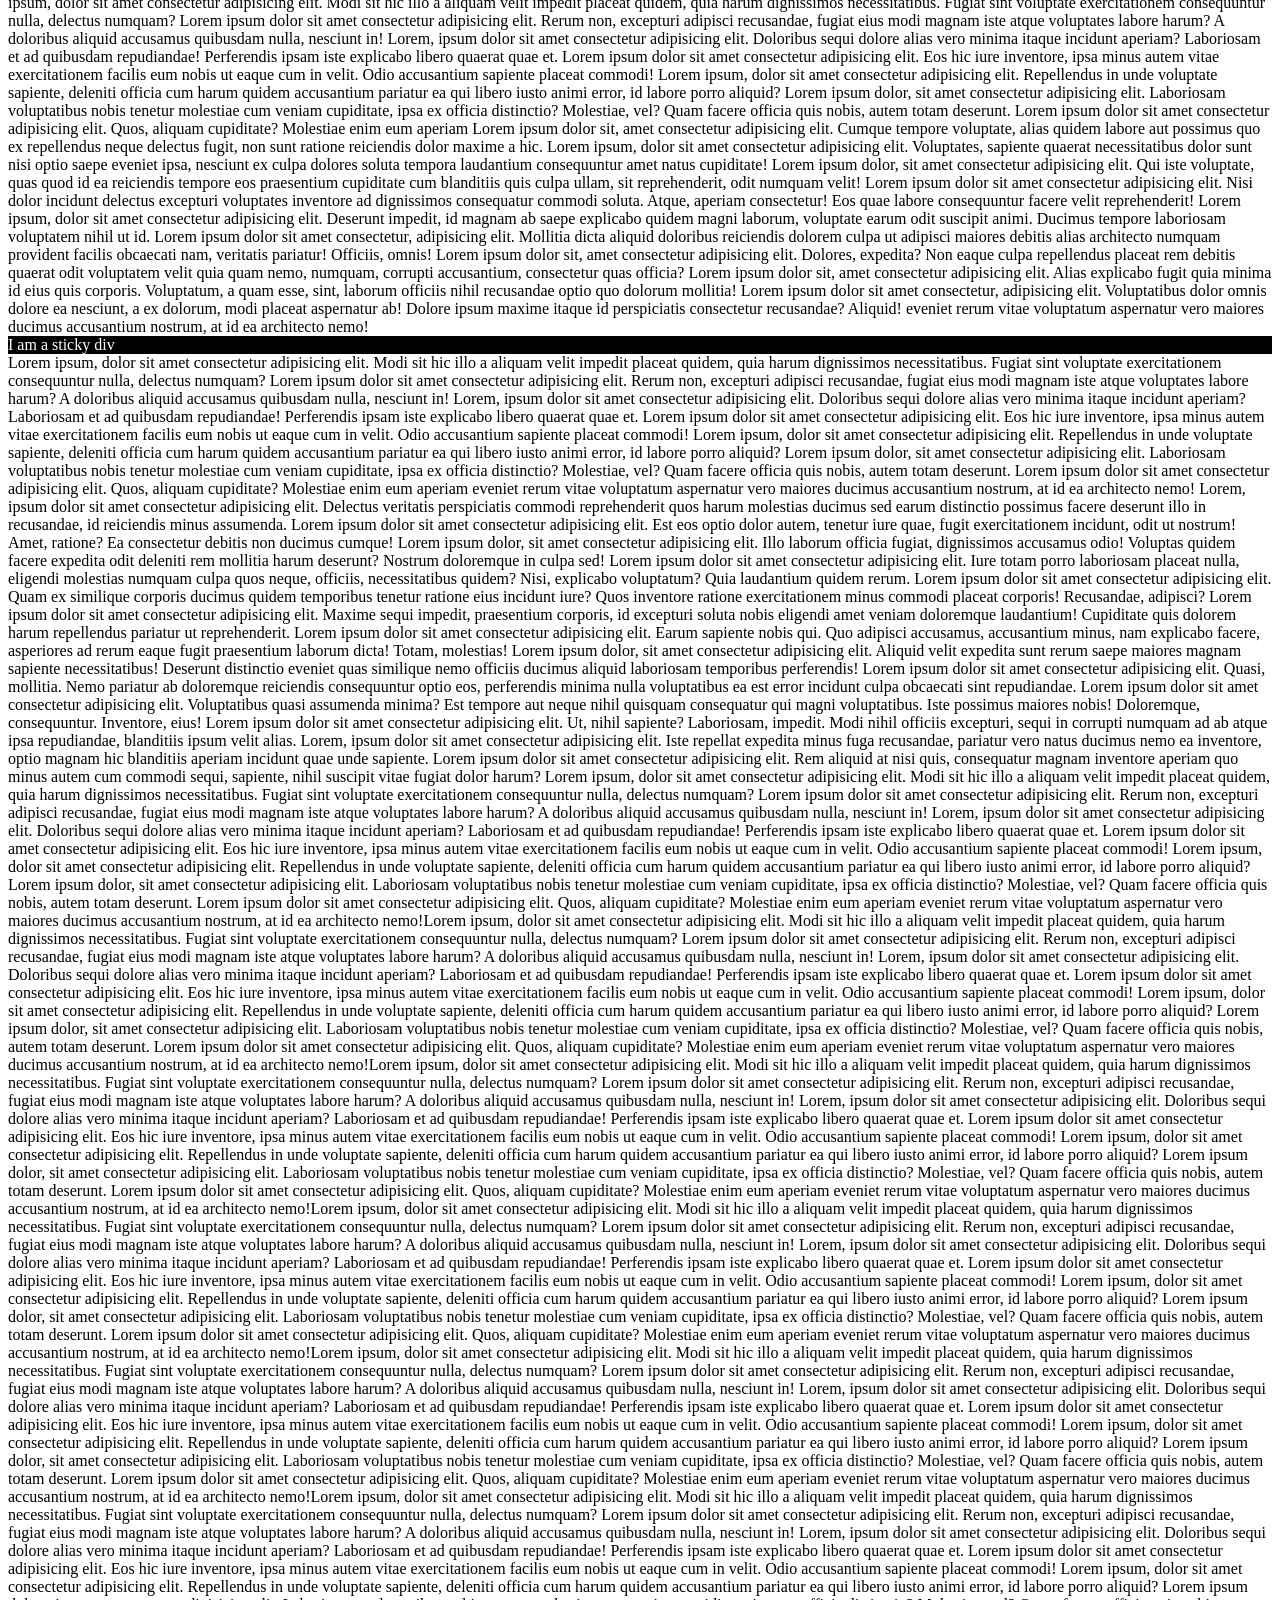
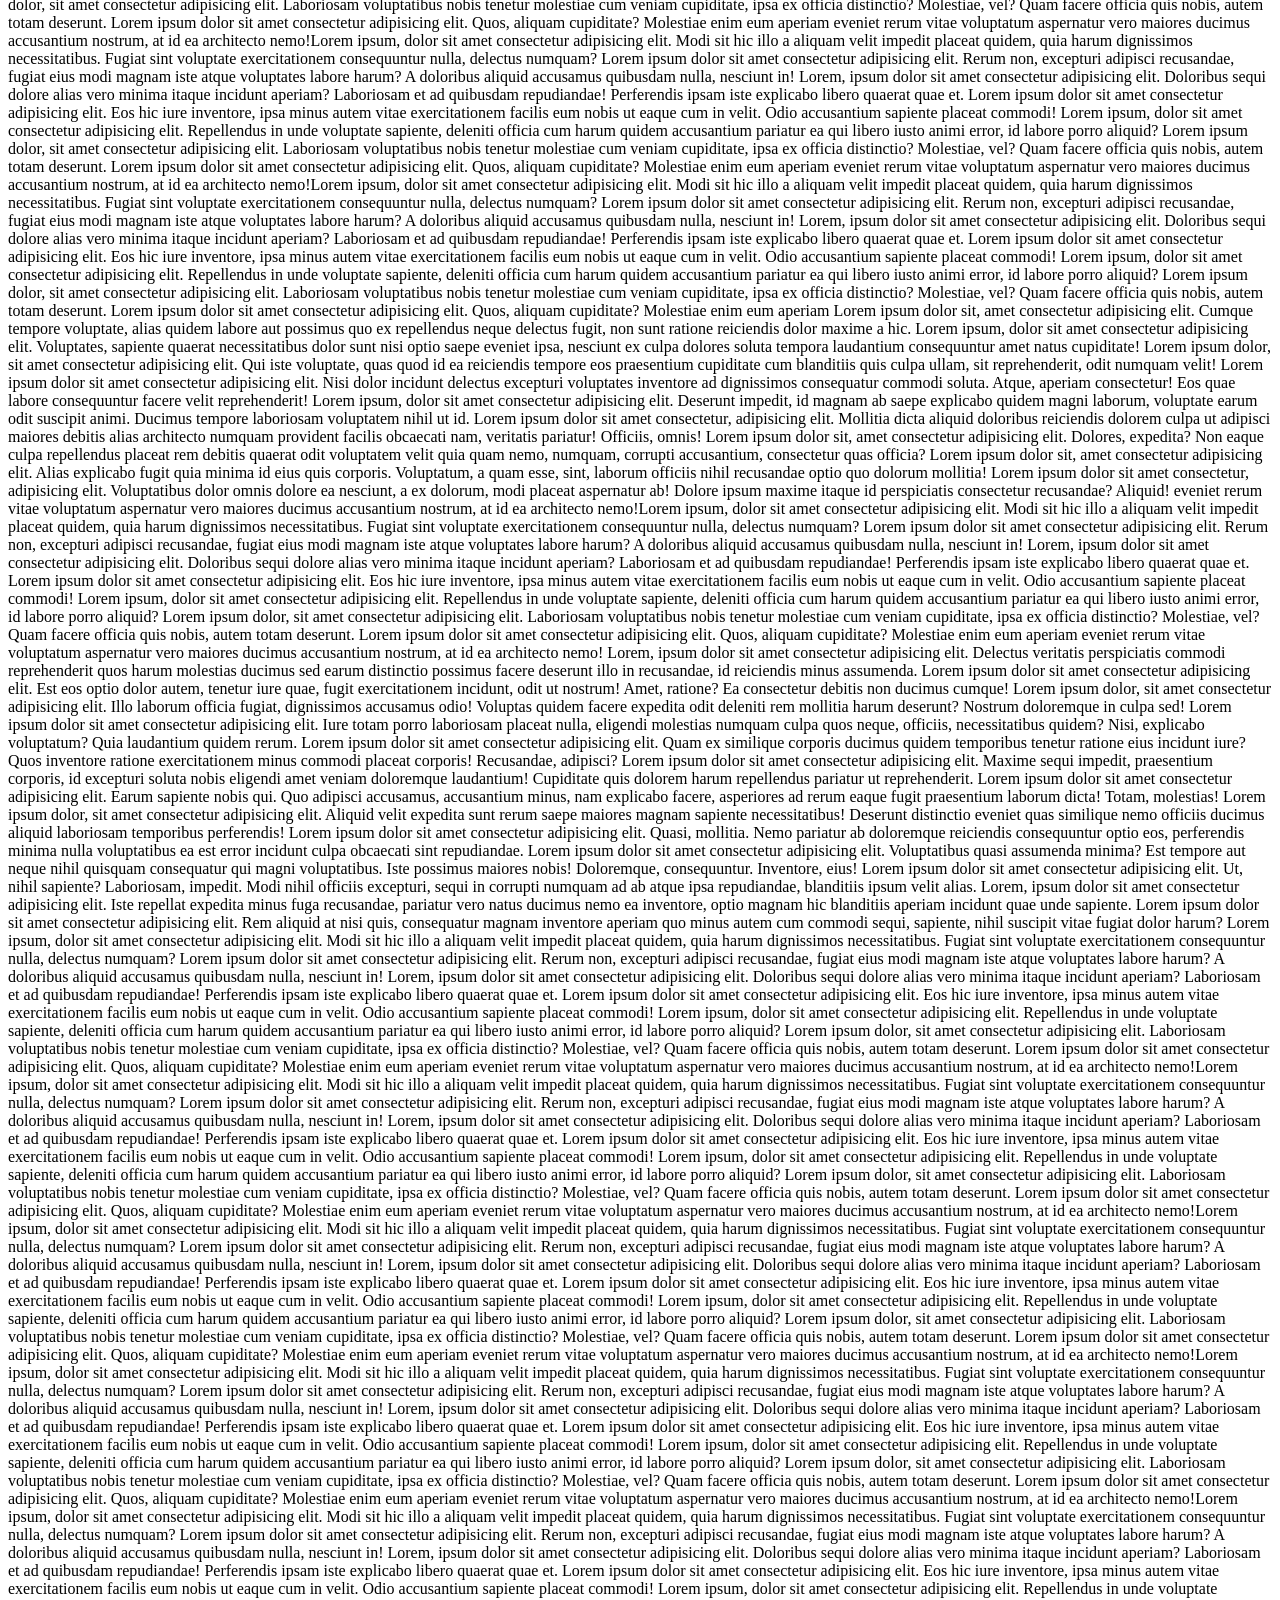
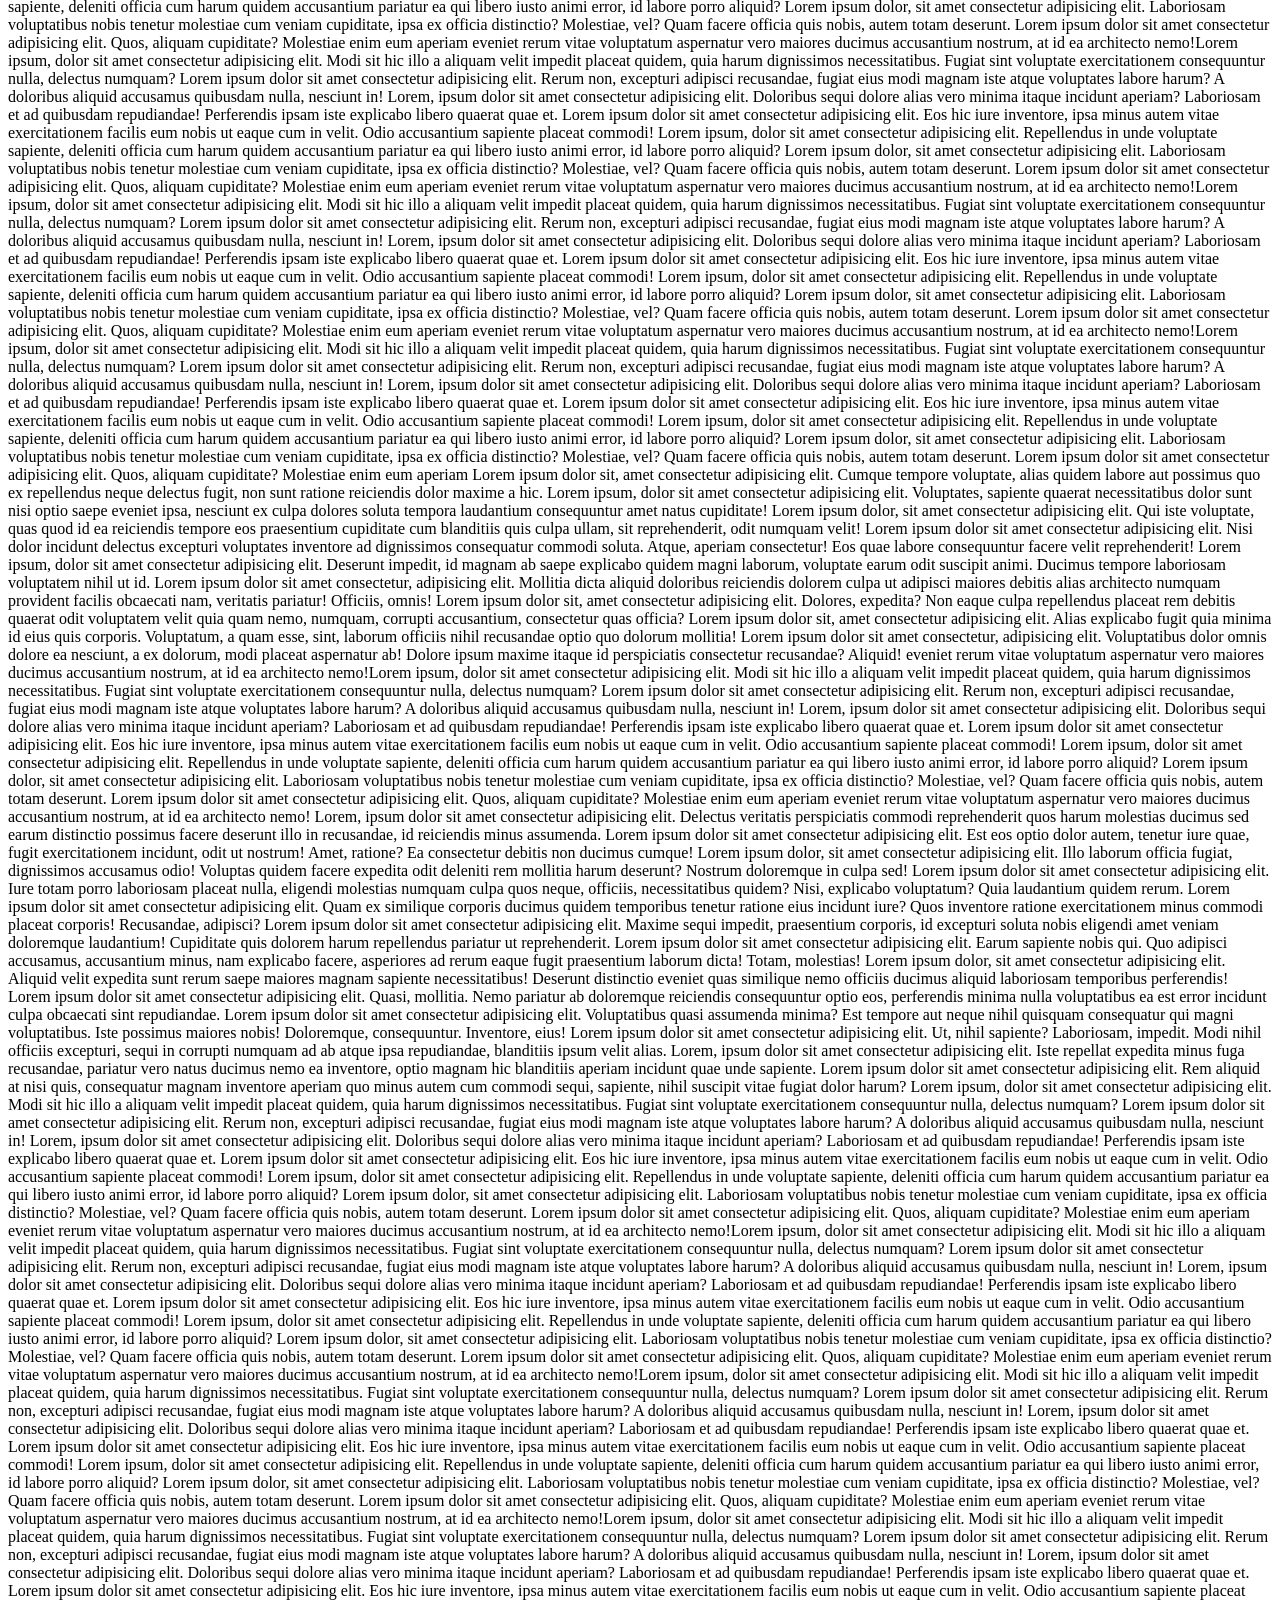
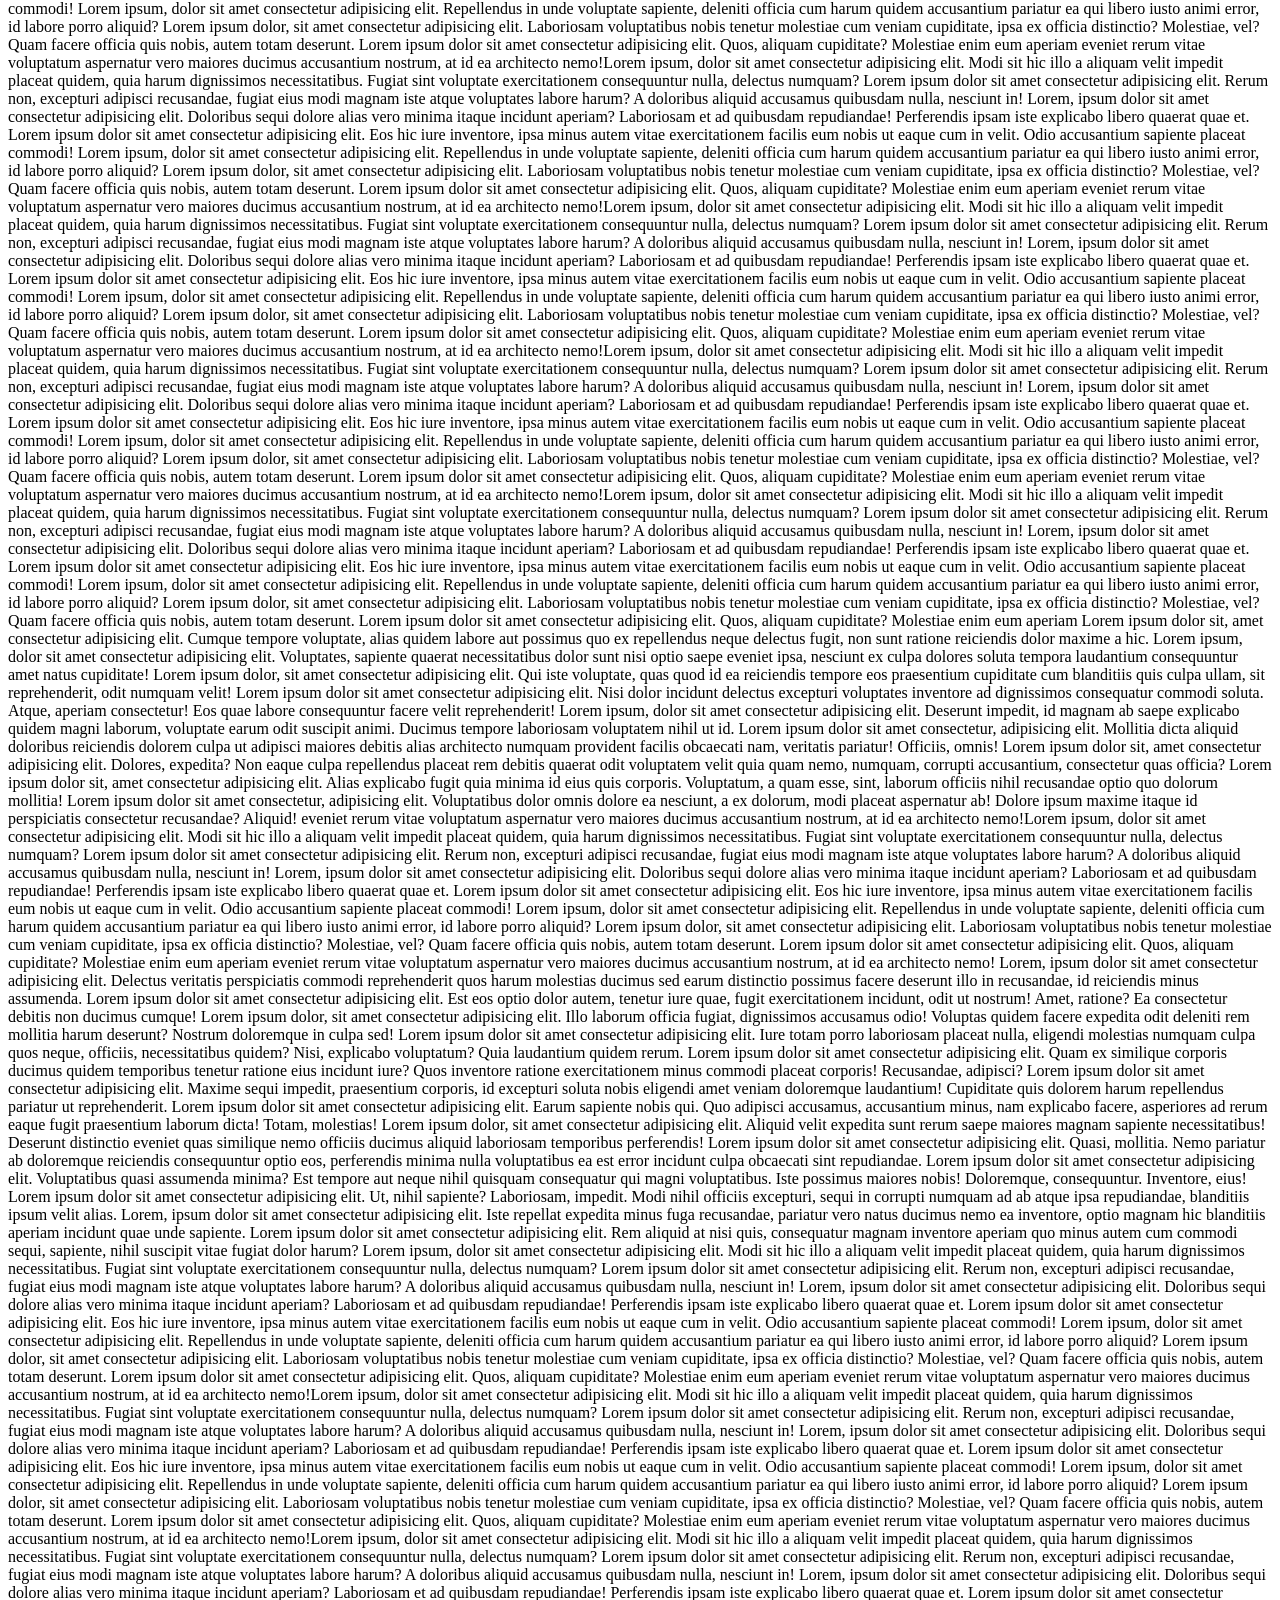
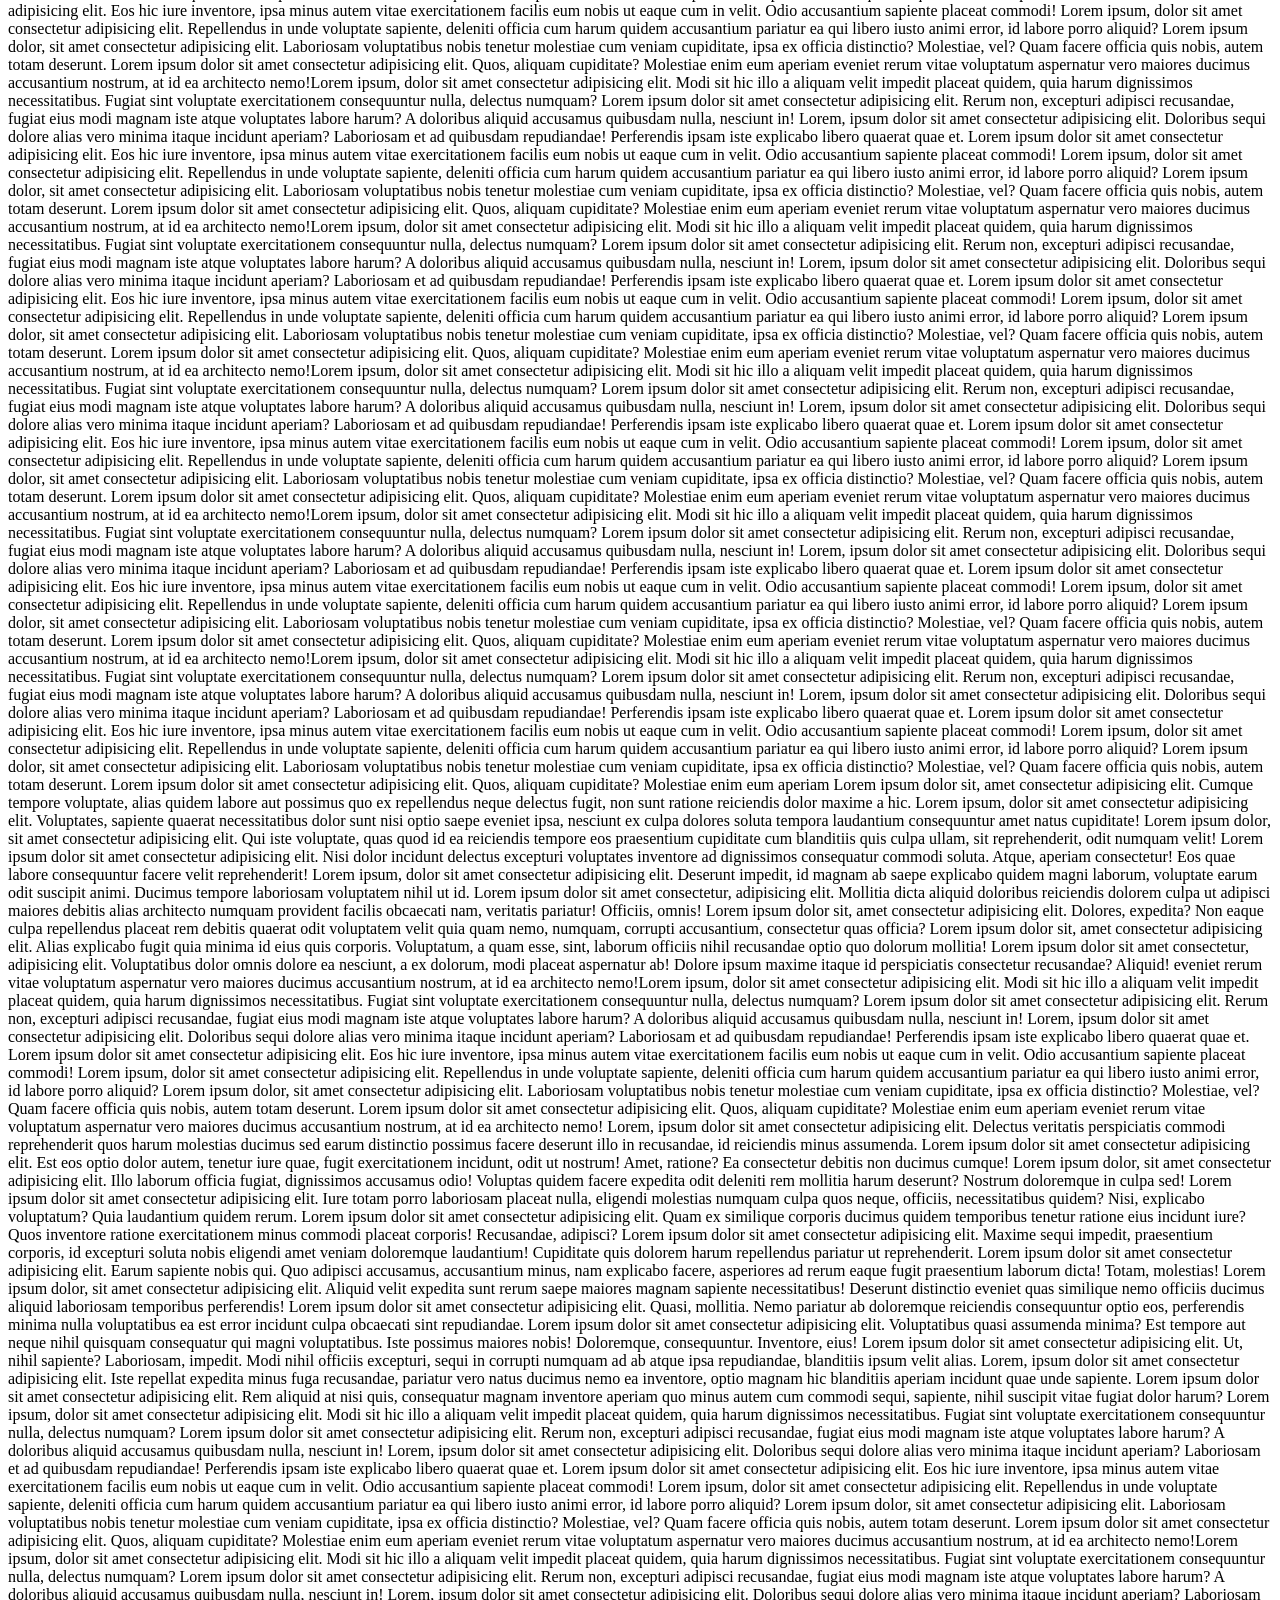
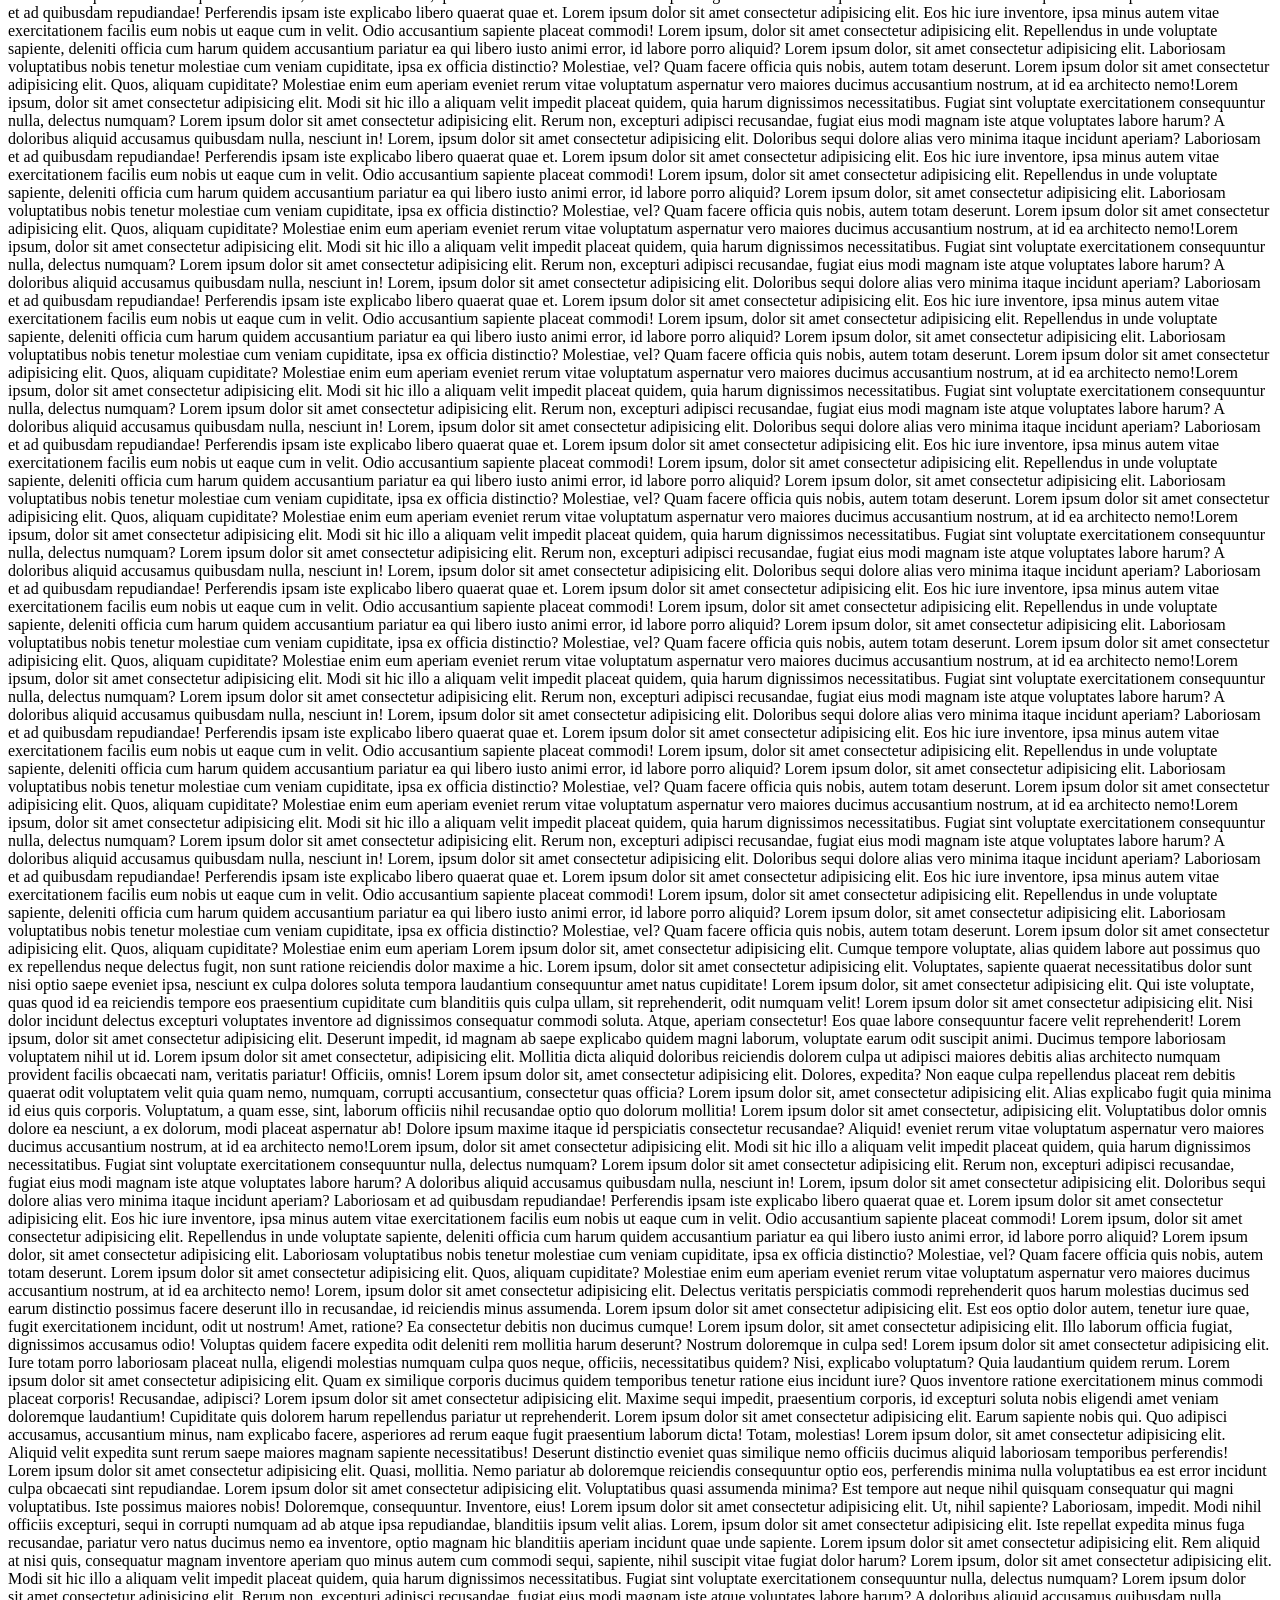
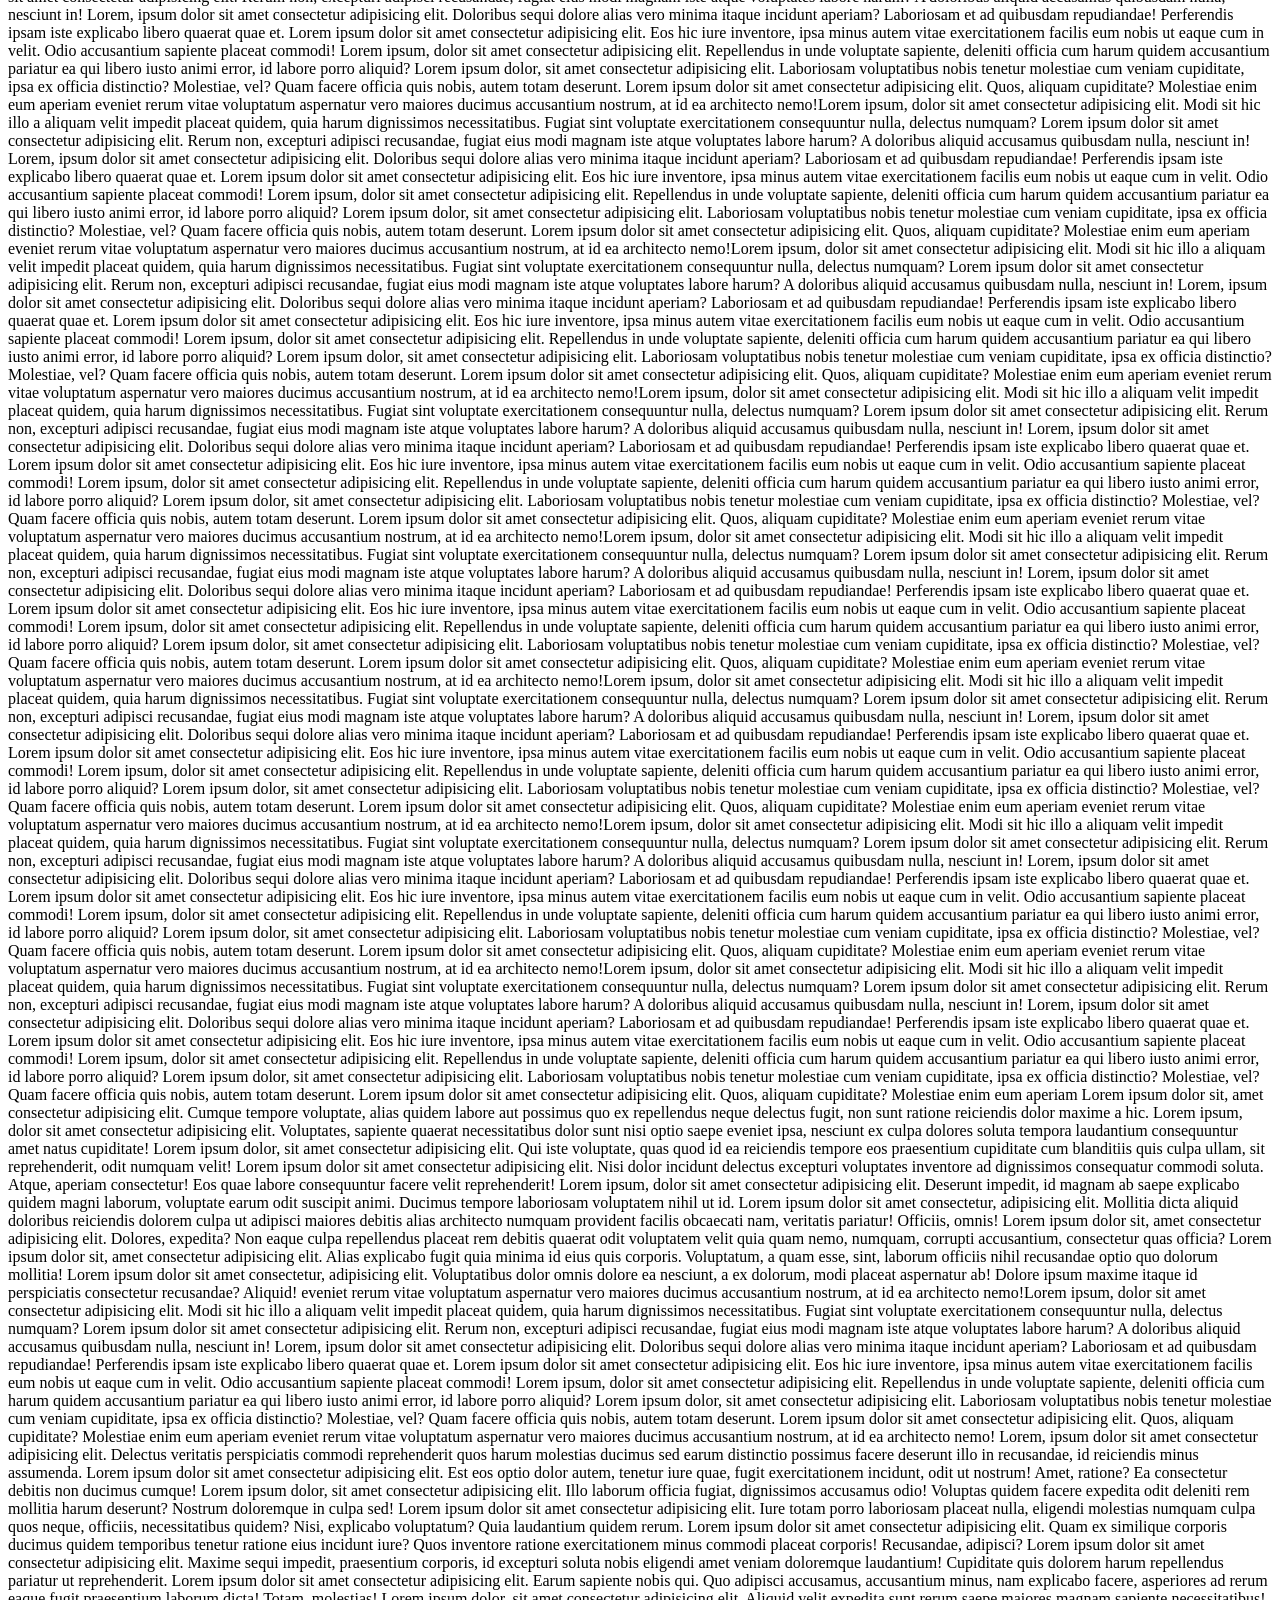
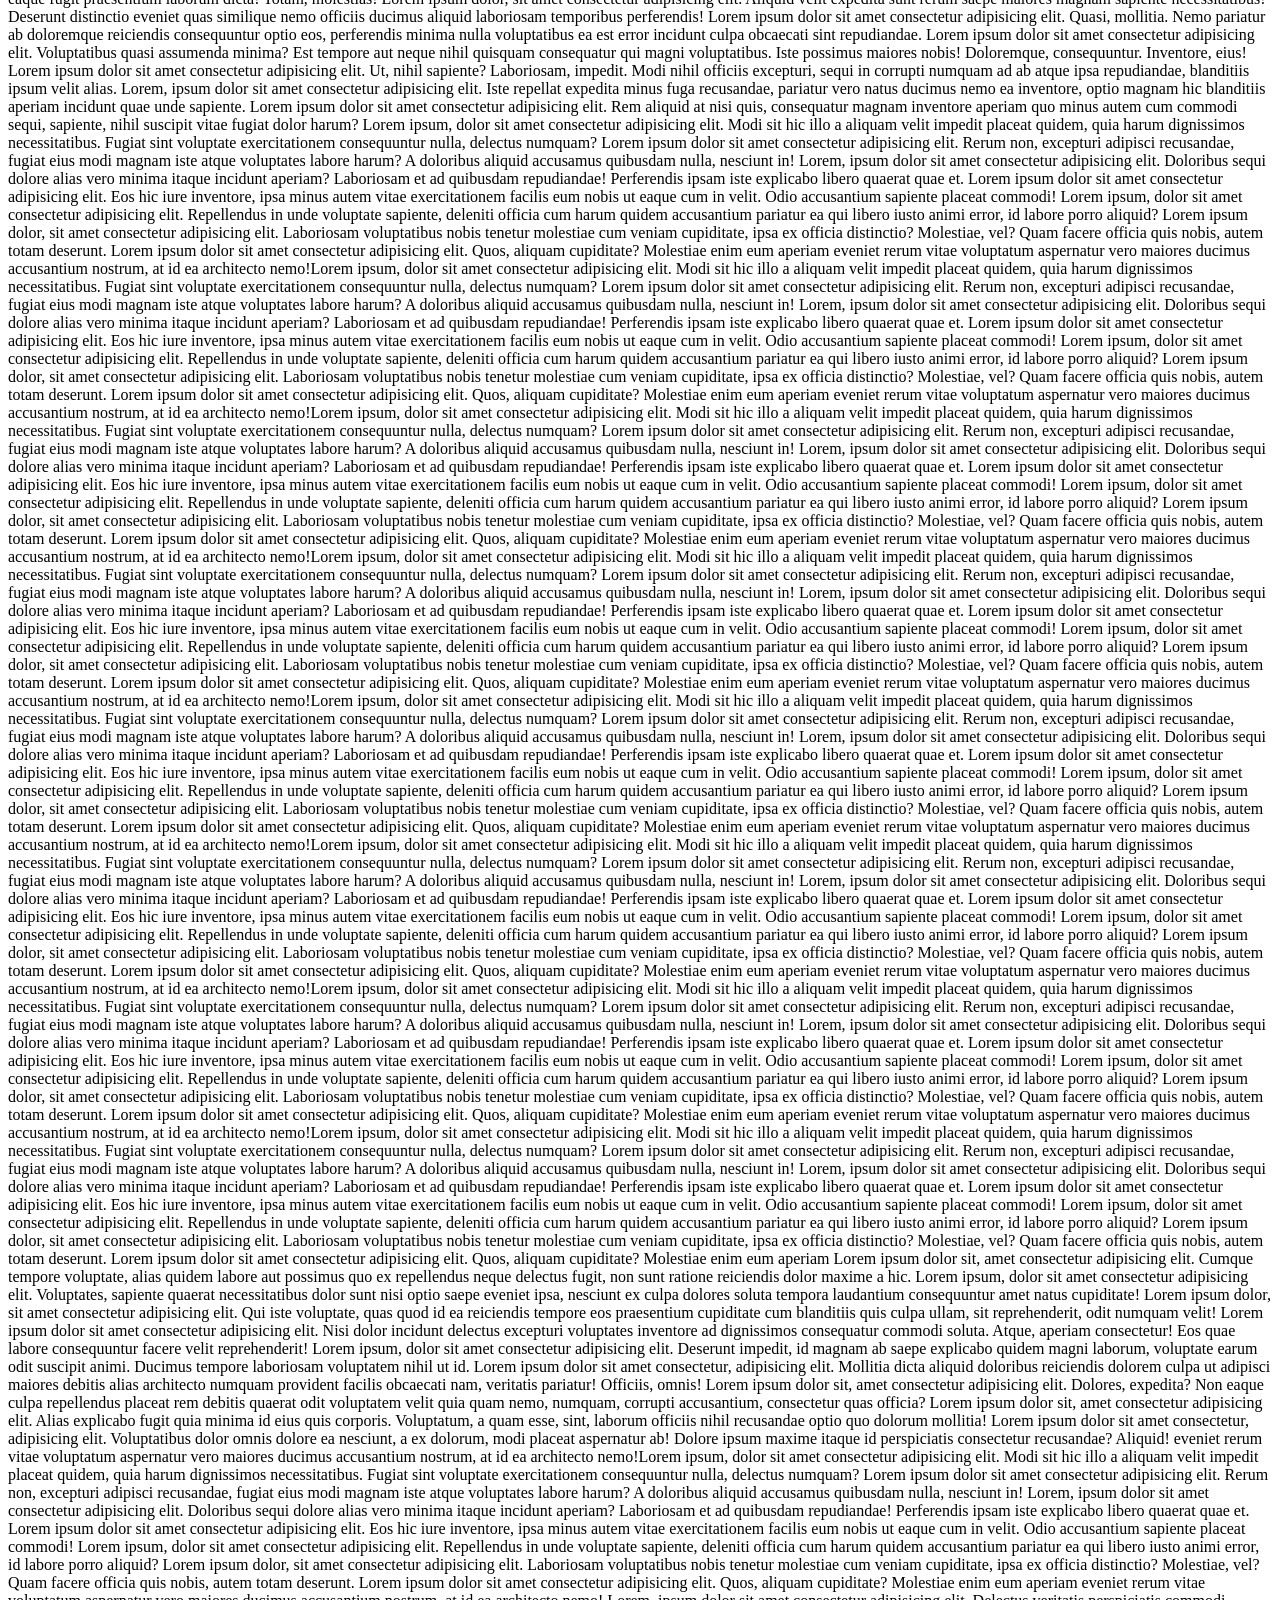
<file: DAY2/position/sticky.html>
<!DOCTYPE html>
<html lang="en">

<head>
    <meta charset="UTF-8">
    <meta name="viewport" content="width=device-width, initial-scale=1.0">
    <title>Document</title>

    <style>
        .mydiv {
            background-color: rgb(0, 0, 0);
            color: rgb(255, 255, 255);
            position: sticky;
            top: 10px;
        }
    </style>

</head>

<body>


    <div>
        Lorem ipsum, dolor sit amet consectetur adipisicing elit. Modi sit hic illo a aliquam velit impedit placeat
        quidem,
        quia harum dignissimos necessitatibus. Fugiat sint voluptate exercitationem consequuntur nulla, delectus
        numquam?
        Lorem ipsum dolor sit amet consectetur adipisicing elit. Rerum non, excepturi adipisci recusandae, fugiat eius
        modi
        magnam iste atque voluptates labore harum? A doloribus aliquid accusamus quibusdam nulla, nesciunt in!
        Lorem, ipsum dolor sit amet consectetur adipisicing elit. Doloribus sequi dolore alias vero minima itaque
        incidunt
        aperiam? Laboriosam et ad quibusdam repudiandae! Perferendis ipsam iste explicabo libero quaerat quae et.
        Lorem ipsum dolor sit amet consectetur adipisicing elit. Eos hic iure inventore, ipsa minus autem vitae
        exercitationem facilis eum nobis ut eaque cum in velit. Odio accusantium sapiente placeat commodi!
        Lorem ipsum, dolor sit amet consectetur adipisicing elit. Repellendus in unde voluptate sapiente, deleniti
        officia
        cum harum quidem accusantium pariatur ea qui libero iusto animi error, id labore porro aliquid?
        Lorem ipsum dolor, sit amet consectetur adipisicing elit. Laboriosam voluptatibus nobis tenetur molestiae cum
        veniam
        cupiditate, ipsa ex officia distinctio? Molestiae, vel? Quam facere officia quis nobis, autem totam deserunt.
        Lorem ipsum dolor sit amet consectetur adipisicing elit. Quos, aliquam cupiditate? Molestiae enim eum aperiam
        eveniet rerum vitae voluptatum aspernatur vero maiores ducimus accusantium nostrum, at id ea architecto nemo!
        Lorem, ipsum dolor sit amet consectetur adipisicing elit. Delectus veritatis perspiciatis commodi reprehenderit
        quos harum molestias ducimus sed earum distinctio possimus facere deserunt illo in recusandae, id reiciendis
        minus assumenda.
        Lorem ipsum dolor sit amet consectetur adipisicing elit. Est eos optio dolor autem, tenetur iure quae, fugit
        exercitationem incidunt, odit ut nostrum! Amet, ratione? Ea consectetur debitis non ducimus cumque!
        Lorem ipsum dolor, sit amet consectetur adipisicing elit. Illo laborum officia fugiat, dignissimos accusamus
        odio! Voluptas quidem facere expedita odit deleniti rem mollitia harum deserunt? Nostrum doloremque in culpa
        sed!
        Lorem ipsum dolor sit amet consectetur adipisicing elit. Iure totam porro laboriosam placeat nulla, eligendi
        molestias numquam culpa quos neque, officiis, necessitatibus quidem? Nisi, explicabo voluptatum? Quia laudantium
        quidem rerum.
        Lorem ipsum dolor sit amet consectetur adipisicing elit. Quam ex similique corporis ducimus quidem temporibus
        tenetur ratione eius incidunt iure? Quos inventore ratione exercitationem minus commodi placeat corporis!
        Recusandae, adipisci?
        Lorem ipsum dolor sit amet consectetur adipisicing elit. Maxime sequi impedit, praesentium corporis, id
        excepturi soluta nobis eligendi amet veniam doloremque laudantium! Cupiditate quis dolorem harum repellendus
        pariatur ut reprehenderit.
        Lorem ipsum dolor sit amet consectetur adipisicing elit. Earum sapiente nobis qui. Quo adipisci accusamus,
        accusantium minus, nam explicabo facere, asperiores ad rerum eaque fugit praesentium laborum dicta! Totam,
        molestias!
        Lorem ipsum dolor, sit amet consectetur adipisicing elit. Aliquid velit expedita sunt rerum saepe maiores magnam
        sapiente necessitatibus! Deserunt distinctio eveniet quas similique nemo officiis ducimus aliquid laboriosam
        temporibus perferendis!
        Lorem ipsum dolor sit amet consectetur adipisicing elit. Quasi, mollitia. Nemo pariatur ab doloremque reiciendis
        consequuntur optio eos, perferendis minima nulla voluptatibus ea est error incidunt culpa obcaecati sint
        repudiandae.
        Lorem ipsum dolor sit amet consectetur adipisicing elit. Voluptatibus quasi assumenda minima? Est tempore aut
        neque nihil quisquam consequatur qui magni voluptatibus. Iste possimus maiores nobis! Doloremque, consequuntur.
        Inventore, eius!
        Lorem ipsum dolor sit amet consectetur adipisicing elit. Ut, nihil sapiente? Laboriosam, impedit. Modi nihil
        officiis excepturi, sequi in corrupti numquam ad ab atque ipsa repudiandae, blanditiis ipsum velit alias.
        Lorem, ipsum dolor sit amet consectetur adipisicing elit. Iste repellat expedita minus fuga recusandae, pariatur
        vero natus ducimus nemo ea inventore, optio magnam hic blanditiis aperiam incidunt quae unde sapiente.
        Lorem ipsum dolor sit amet consectetur adipisicing elit. Rem aliquid at nisi quis, consequatur magnam inventore
        aperiam quo minus autem cum commodi sequi, sapiente, nihil suscipit vitae fugiat dolor harum?
        Lorem ipsum, dolor sit amet consectetur adipisicing elit. Modi sit hic illo a aliquam velit impedit placeat
        quidem,
        quia harum dignissimos necessitatibus. Fugiat sint voluptate exercitationem consequuntur nulla, delectus
        numquam?
        Lorem ipsum dolor sit amet consectetur adipisicing elit. Rerum non, excepturi adipisci recusandae, fugiat eius
        modi
        magnam iste atque voluptates labore harum? A doloribus aliquid accusamus quibusdam nulla, nesciunt in!
        Lorem, ipsum dolor sit amet consectetur adipisicing elit. Doloribus sequi dolore alias vero minima itaque
        incidunt
        aperiam? Laboriosam et ad quibusdam repudiandae! Perferendis ipsam iste explicabo libero quaerat quae et.
        Lorem ipsum dolor sit amet consectetur adipisicing elit. Eos hic iure inventore, ipsa minus autem vitae
        exercitationem facilis eum nobis ut eaque cum in velit. Odio accusantium sapiente placeat commodi!
        Lorem ipsum, dolor sit amet consectetur adipisicing elit. Repellendus in unde voluptate sapiente, deleniti
        officia
        cum harum quidem accusantium pariatur ea qui libero iusto animi error, id labore porro aliquid?
        Lorem ipsum dolor, sit amet consectetur adipisicing elit. Laboriosam voluptatibus nobis tenetur molestiae cum
        veniam
        cupiditate, ipsa ex officia distinctio? Molestiae, vel? Quam facere officia quis nobis, autem totam deserunt.
        Lorem ipsum dolor sit amet consectetur adipisicing elit. Quos, aliquam cupiditate? Molestiae enim eum aperiam
        eveniet rerum vitae voluptatum aspernatur vero maiores ducimus accusantium nostrum, at id ea architecto
        nemo!Lorem ipsum, dolor sit amet consectetur adipisicing elit. Modi sit hic illo a aliquam velit impedit placeat
        quidem,
        quia harum dignissimos necessitatibus. Fugiat sint voluptate exercitationem consequuntur nulla, delectus
        numquam?
        Lorem ipsum dolor sit amet consectetur adipisicing elit. Rerum non, excepturi adipisci recusandae, fugiat eius
        modi
        magnam iste atque voluptates labore harum? A doloribus aliquid accusamus quibusdam nulla, nesciunt in!
        Lorem, ipsum dolor sit amet consectetur adipisicing elit. Doloribus sequi dolore alias vero minima itaque
        incidunt
        aperiam? Laboriosam et ad quibusdam repudiandae! Perferendis ipsam iste explicabo libero quaerat quae et.
        Lorem ipsum dolor sit amet consectetur adipisicing elit. Eos hic iure inventore, ipsa minus autem vitae
        exercitationem facilis eum nobis ut eaque cum in velit. Odio accusantium sapiente placeat commodi!
        Lorem ipsum, dolor sit amet consectetur adipisicing elit. Repellendus in unde voluptate sapiente, deleniti
        officia
        cum harum quidem accusantium pariatur ea qui libero iusto animi error, id labore porro aliquid?
        Lorem ipsum dolor, sit amet consectetur adipisicing elit. Laboriosam voluptatibus nobis tenetur molestiae cum
        veniam
        cupiditate, ipsa ex officia distinctio? Molestiae, vel? Quam facere officia quis nobis, autem totam deserunt.
        Lorem ipsum dolor sit amet consectetur adipisicing elit. Quos, aliquam cupiditate? Molestiae enim eum aperiam
        eveniet rerum vitae voluptatum aspernatur vero maiores ducimus accusantium nostrum, at id ea architecto
        nemo!Lorem ipsum, dolor sit amet consectetur adipisicing elit. Modi sit hic illo a aliquam velit impedit placeat
        quidem,
        quia harum dignissimos necessitatibus. Fugiat sint voluptate exercitationem consequuntur nulla, delectus
        numquam?
        Lorem ipsum dolor sit amet consectetur adipisicing elit. Rerum non, excepturi adipisci recusandae, fugiat eius
        modi
        magnam iste atque voluptates labore harum? A doloribus aliquid accusamus quibusdam nulla, nesciunt in!
        Lorem, ipsum dolor sit amet consectetur adipisicing elit. Doloribus sequi dolore alias vero minima itaque
        incidunt
        aperiam? Laboriosam et ad quibusdam repudiandae! Perferendis ipsam iste explicabo libero quaerat quae et.
        Lorem ipsum dolor sit amet consectetur adipisicing elit. Eos hic iure inventore, ipsa minus autem vitae
        exercitationem facilis eum nobis ut eaque cum in velit. Odio accusantium sapiente placeat commodi!
        Lorem ipsum, dolor sit amet consectetur adipisicing elit. Repellendus in unde voluptate sapiente, deleniti
        officia
        cum harum quidem accusantium pariatur ea qui libero iusto animi error, id labore porro aliquid?
        Lorem ipsum dolor, sit amet consectetur adipisicing elit. Laboriosam voluptatibus nobis tenetur molestiae cum
        veniam
        cupiditate, ipsa ex officia distinctio? Molestiae, vel? Quam facere officia quis nobis, autem totam deserunt.
        Lorem ipsum dolor sit amet consectetur adipisicing elit. Quos, aliquam cupiditate? Molestiae enim eum aperiam
        eveniet rerum vitae voluptatum aspernatur vero maiores ducimus accusantium nostrum, at id ea architecto
        nemo!Lorem ipsum, dolor sit amet consectetur adipisicing elit. Modi sit hic illo a aliquam velit impedit placeat
        quidem,
        quia harum dignissimos necessitatibus. Fugiat sint voluptate exercitationem consequuntur nulla, delectus
        numquam?
        Lorem ipsum dolor sit amet consectetur adipisicing elit. Rerum non, excepturi adipisci recusandae, fugiat eius
        modi
        magnam iste atque voluptates labore harum? A doloribus aliquid accusamus quibusdam nulla, nesciunt in!
        Lorem, ipsum dolor sit amet consectetur adipisicing elit. Doloribus sequi dolore alias vero minima itaque
        incidunt
        aperiam? Laboriosam et ad quibusdam repudiandae! Perferendis ipsam iste explicabo libero quaerat quae et.
        Lorem ipsum dolor sit amet consectetur adipisicing elit. Eos hic iure inventore, ipsa minus autem vitae
        exercitationem facilis eum nobis ut eaque cum in velit. Odio accusantium sapiente placeat commodi!
        Lorem ipsum, dolor sit amet consectetur adipisicing elit. Repellendus in unde voluptate sapiente, deleniti
        officia
        cum harum quidem accusantium pariatur ea qui libero iusto animi error, id labore porro aliquid?
        Lorem ipsum dolor, sit amet consectetur adipisicing elit. Laboriosam voluptatibus nobis tenetur molestiae cum
        veniam
        cupiditate, ipsa ex officia distinctio? Molestiae, vel? Quam facere officia quis nobis, autem totam deserunt.
        Lorem ipsum dolor sit amet consectetur adipisicing elit. Quos, aliquam cupiditate? Molestiae enim eum aperiam
        eveniet rerum vitae voluptatum aspernatur vero maiores ducimus accusantium nostrum, at id ea architecto
        nemo!Lorem ipsum, dolor sit amet consectetur adipisicing elit. Modi sit hic illo a aliquam velit impedit placeat
        quidem,
        quia harum dignissimos necessitatibus. Fugiat sint voluptate exercitationem consequuntur nulla, delectus
        numquam?
        Lorem ipsum dolor sit amet consectetur adipisicing elit. Rerum non, excepturi adipisci recusandae, fugiat eius
        modi
        magnam iste atque voluptates labore harum? A doloribus aliquid accusamus quibusdam nulla, nesciunt in!
        Lorem, ipsum dolor sit amet consectetur adipisicing elit. Doloribus sequi dolore alias vero minima itaque
        incidunt
        aperiam? Laboriosam et ad quibusdam repudiandae! Perferendis ipsam iste explicabo libero quaerat quae et.
        Lorem ipsum dolor sit amet consectetur adipisicing elit. Eos hic iure inventore, ipsa minus autem vitae
        exercitationem facilis eum nobis ut eaque cum in velit. Odio accusantium sapiente placeat commodi!
        Lorem ipsum, dolor sit amet consectetur adipisicing elit. Repellendus in unde voluptate sapiente, deleniti
        officia
        cum harum quidem accusantium pariatur ea qui libero iusto animi error, id labore porro aliquid?
        Lorem ipsum dolor, sit amet consectetur adipisicing elit. Laboriosam voluptatibus nobis tenetur molestiae cum
        veniam
        cupiditate, ipsa ex officia distinctio? Molestiae, vel? Quam facere officia quis nobis, autem totam deserunt.
        Lorem ipsum dolor sit amet consectetur adipisicing elit. Quos, aliquam cupiditate? Molestiae enim eum aperiam
        eveniet rerum vitae voluptatum aspernatur vero maiores ducimus accusantium nostrum, at id ea architecto
        nemo!Lorem ipsum, dolor sit amet consectetur adipisicing elit. Modi sit hic illo a aliquam velit impedit placeat
        quidem,
        quia harum dignissimos necessitatibus. Fugiat sint voluptate exercitationem consequuntur nulla, delectus
        numquam?
        Lorem ipsum dolor sit amet consectetur adipisicing elit. Rerum non, excepturi adipisci recusandae, fugiat eius
        modi
        magnam iste atque voluptates labore harum? A doloribus aliquid accusamus quibusdam nulla, nesciunt in!
        Lorem, ipsum dolor sit amet consectetur adipisicing elit. Doloribus sequi dolore alias vero minima itaque
        incidunt
        aperiam? Laboriosam et ad quibusdam repudiandae! Perferendis ipsam iste explicabo libero quaerat quae et.
        Lorem ipsum dolor sit amet consectetur adipisicing elit. Eos hic iure inventore, ipsa minus autem vitae
        exercitationem facilis eum nobis ut eaque cum in velit. Odio accusantium sapiente placeat commodi!
        Lorem ipsum, dolor sit amet consectetur adipisicing elit. Repellendus in unde voluptate sapiente, deleniti
        officia
        cum harum quidem accusantium pariatur ea qui libero iusto animi error, id labore porro aliquid?
        Lorem ipsum dolor, sit amet consectetur adipisicing elit. Laboriosam voluptatibus nobis tenetur molestiae cum
        veniam
        Lorem ipsum, dolor sit amet consectetur adipisicing elit. Modi sit hic illo a aliquam velit impedit placeat
        quidem, quia harum dignissimos necessitatibus. Fugiat sint voluptate exercitationem consequuntur nulla, delectus
        numquam? Lorem ipsum dolor sit amet consectetur adipisicing elit. Rerum non, excepturi adipisci recusandae,
        fugiat eius modi magnam iste atque voluptates labore harum? A doloribus aliquid accusamus quibusdam nulla,
        nesciunt in! Lorem, ipsum dolor sit amet consectetur adipisicing elit. Doloribus sequi dolore alias vero minima
        itaque incidunt aperiam? Laboriosam et ad quibusdam repudiandae! Perferendis ipsam iste explicabo libero quaerat
        quae et. Lorem ipsum dolor sit amet consectetur adipisicing elit. Eos hic iure inventore, ipsa minus autem vitae
        exercitationem facilis eum nobis ut eaque cum in velit. Odio accusantium sapiente placeat commodi! Lorem ipsum,
        dolor sit amet consectetur adipisicing elit. Repellendus in unde voluptate sapiente, deleniti officia cum harum
        quidem accusantium pariatur ea qui libero iusto animi error, id labore porro aliquid? Lorem ipsum dolor, sit
        amet consectetur adipisicing elit. Laboriosam voluptatibus nobis tenetur molestiae cum veniam cupiditate, ipsa
        ex officia distinctio? Molestiae, vel? Quam facere officia quis nobis, autem totam deserunt. Lorem ipsum dolor
        sit amet consectetur adipisicing elit. Quos, aliquam cupiditate? Molestiae enim eum aperiam eveniet rerum vitae
        voluptatum aspernatur vero maiores ducimus accusantium nostrum, at id ea architecto nemo! Lorem, ipsum dolor sit
        amet consectetur adipisicing elit. Delectus veritatis perspiciatis commodi reprehenderit quos harum molestias
        ducimus sed earum distinctio possimus facere deserunt illo in recusandae, id reiciendis minus assumenda. Lorem
        ipsum dolor sit amet consectetur adipisicing elit. Est eos optio dolor autem, tenetur iure quae, fugit
        exercitationem incidunt, odit ut nostrum! Amet, ratione? Ea consectetur debitis non ducimus cumque! Lorem ipsum
        dolor, sit amet consectetur adipisicing elit. Illo laborum officia fugiat, dignissimos accusamus odio! Voluptas
        quidem facere expedita odit deleniti rem mollitia harum deserunt? Nostrum doloremque in culpa sed! Lorem ipsum
        dolor sit amet consectetur adipisicing elit. Iure totam porro laboriosam placeat nulla, eligendi molestias
        numquam culpa quos neque, officiis, necessitatibus quidem? Nisi, explicabo voluptatum? Quia laudantium quidem
        rerum. Lorem ipsum dolor sit amet consectetur adipisicing elit. Quam ex similique corporis ducimus quidem
        temporibus tenetur ratione eius incidunt iure? Quos inventore ratione exercitationem minus commodi placeat
        corporis! Recusandae, adipisci? Lorem ipsum dolor sit amet consectetur adipisicing elit. Maxime sequi impedit,
        praesentium corporis, id excepturi soluta nobis eligendi amet veniam doloremque laudantium! Cupiditate quis
        dolorem harum repellendus pariatur ut reprehenderit. Lorem ipsum dolor sit amet consectetur adipisicing elit.
        Earum sapiente nobis qui. Quo adipisci accusamus, accusantium minus, nam explicabo facere, asperiores ad rerum
        eaque fugit praesentium laborum dicta! Totam, molestias! Lorem ipsum dolor, sit amet consectetur adipisicing
        elit. Aliquid velit expedita sunt rerum saepe maiores magnam sapiente necessitatibus! Deserunt distinctio
        eveniet quas similique nemo officiis ducimus aliquid laboriosam temporibus perferendis! Lorem ipsum dolor sit
        amet consectetur adipisicing elit. Quasi, mollitia. Nemo pariatur ab doloremque reiciendis consequuntur optio
        eos, perferendis minima nulla voluptatibus ea est error incidunt culpa obcaecati sint repudiandae. Lorem ipsum
        dolor sit amet consectetur adipisicing elit. Voluptatibus quasi assumenda minima? Est tempore aut neque nihil
        quisquam consequatur qui magni voluptatibus. Iste possimus maiores nobis! Doloremque, consequuntur. Inventore,
        eius! Lorem ipsum dolor sit amet consectetur adipisicing elit. Ut, nihil sapiente? Laboriosam, impedit. Modi
        nihil officiis excepturi, sequi in corrupti numquam ad ab atque ipsa repudiandae, blanditiis ipsum velit alias.
        Lorem, ipsum dolor sit amet consectetur adipisicing elit. Iste repellat expedita minus fuga recusandae, pariatur
        vero natus ducimus nemo ea inventore, optio magnam hic blanditiis aperiam incidunt quae unde sapiente. Lorem
        ipsum dolor sit amet consectetur adipisicing elit. Rem aliquid at nisi quis, consequatur magnam inventore
        aperiam quo minus autem cum commodi sequi, sapiente, nihil suscipit vitae fugiat dolor harum? Lorem ipsum, dolor
        sit amet consectetur adipisicing elit. Modi sit hic illo a aliquam velit impedit placeat quidem, quia harum
        dignissimos necessitatibus. Fugiat sint voluptate exercitationem consequuntur nulla, delectus numquam? Lorem
        ipsum dolor sit amet consectetur adipisicing elit. Rerum non, excepturi adipisci recusandae, fugiat eius modi
        magnam iste atque voluptates labore harum? A doloribus aliquid accusamus quibusdam nulla, nesciunt in! Lorem,
        ipsum dolor sit amet consectetur adipisicing elit. Doloribus sequi dolore alias vero minima itaque incidunt
        aperiam? Laboriosam et ad quibusdam repudiandae! Perferendis ipsam iste explicabo libero quaerat quae et. Lorem
        ipsum dolor sit amet consectetur adipisicing elit. Eos hic iure inventore, ipsa minus autem vitae exercitationem
        facilis eum nobis ut eaque cum in velit. Odio accusantium sapiente placeat commodi! Lorem ipsum, dolor sit amet
        consectetur adipisicing elit. Repellendus in unde voluptate sapiente, deleniti officia cum harum quidem
        accusantium pariatur ea qui libero iusto animi error, id labore porro aliquid? Lorem ipsum dolor, sit amet
        consectetur adipisicing elit. Laboriosam voluptatibus nobis tenetur molestiae cum veniam cupiditate, ipsa ex
        officia distinctio? Molestiae, vel? Quam facere officia quis nobis, autem totam deserunt. Lorem ipsum dolor sit
        amet consectetur adipisicing elit. Quos, aliquam cupiditate? Molestiae enim eum aperiam eveniet rerum vitae
        voluptatum aspernatur vero maiores ducimus accusantium nostrum, at id ea architecto nemo!Lorem ipsum, dolor sit
        amet consectetur adipisicing elit. Modi sit hic illo a aliquam velit impedit placeat quidem, quia harum
        dignissimos necessitatibus. Fugiat sint voluptate exercitationem consequuntur nulla, delectus numquam? Lorem
        ipsum dolor sit amet consectetur adipisicing elit. Rerum non, excepturi adipisci recusandae, fugiat eius modi
        magnam iste atque voluptates labore harum? A doloribus aliquid accusamus quibusdam nulla, nesciunt in! Lorem,
        ipsum dolor sit amet consectetur adipisicing elit. Doloribus sequi dolore alias vero minima itaque incidunt
        aperiam? Laboriosam et ad quibusdam repudiandae! Perferendis ipsam iste explicabo libero quaerat quae et. Lorem
        ipsum dolor sit amet consectetur adipisicing elit. Eos hic iure inventore, ipsa minus autem vitae exercitationem
        facilis eum nobis ut eaque cum in velit. Odio accusantium sapiente placeat commodi! Lorem ipsum, dolor sit amet
        consectetur adipisicing elit. Repellendus in unde voluptate sapiente, deleniti officia cum harum quidem
        accusantium pariatur ea qui libero iusto animi error, id labore porro aliquid? Lorem ipsum dolor, sit amet
        consectetur adipisicing elit. Laboriosam voluptatibus nobis tenetur molestiae cum veniam cupiditate, ipsa ex
        officia distinctio? Molestiae, vel? Quam facere officia quis nobis, autem totam deserunt. Lorem ipsum dolor sit
        amet consectetur adipisicing elit. Quos, aliquam cupiditate? Molestiae enim eum aperiam eveniet rerum vitae
        voluptatum aspernatur vero maiores ducimus accusantium nostrum, at id ea architecto nemo!Lorem ipsum, dolor sit
        amet consectetur adipisicing elit. Modi sit hic illo a aliquam velit impedit placeat quidem, quia harum
        dignissimos necessitatibus. Fugiat sint voluptate exercitationem consequuntur nulla, delectus numquam? Lorem
        ipsum dolor sit amet consectetur adipisicing elit. Rerum non, excepturi adipisci recusandae, fugiat eius modi
        magnam iste atque voluptates labore harum? A doloribus aliquid accusamus quibusdam nulla, nesciunt in! Lorem,
        ipsum dolor sit amet consectetur adipisicing elit. Doloribus sequi dolore alias vero minima itaque incidunt
        aperiam? Laboriosam et ad quibusdam repudiandae! Perferendis ipsam iste explicabo libero quaerat quae et. Lorem
        ipsum dolor sit amet consectetur adipisicing elit. Eos hic iure inventore, ipsa minus autem vitae exercitationem
        facilis eum nobis ut eaque cum in velit. Odio accusantium sapiente placeat commodi! Lorem ipsum, dolor sit amet
        consectetur adipisicing elit. Repellendus in unde voluptate sapiente, deleniti officia cum harum quidem
        accusantium pariatur ea qui libero iusto animi error, id labore porro aliquid? Lorem ipsum dolor, sit amet
        consectetur adipisicing elit. Laboriosam voluptatibus nobis tenetur molestiae cum veniam cupiditate, ipsa ex
        officia distinctio? Molestiae, vel? Quam facere officia quis nobis, autem totam deserunt. Lorem ipsum dolor sit
        amet consectetur adipisicing elit. Quos, aliquam cupiditate? Molestiae enim eum aperiam eveniet rerum vitae
        voluptatum aspernatur vero maiores ducimus accusantium nostrum, at id ea architecto nemo!Lorem ipsum, dolor sit
        amet consectetur adipisicing elit. Modi sit hic illo a aliquam velit impedit placeat quidem, quia harum
        dignissimos necessitatibus. Fugiat sint voluptate exercitationem consequuntur nulla, delectus numquam? Lorem
        ipsum dolor sit amet consectetur adipisicing elit. Rerum non, excepturi adipisci recusandae, fugiat eius modi
        magnam iste atque voluptates labore harum? A doloribus aliquid accusamus quibusdam nulla, nesciunt in! Lorem,
        ipsum dolor sit amet consectetur adipisicing elit. Doloribus sequi dolore alias vero minima itaque incidunt
        aperiam? Laboriosam et ad quibusdam repudiandae! Perferendis ipsam iste explicabo libero quaerat quae et. Lorem
        ipsum dolor sit amet consectetur adipisicing elit. Eos hic iure inventore, ipsa minus autem vitae exercitationem
        facilis eum nobis ut eaque cum in velit. Odio accusantium sapiente placeat commodi! Lorem ipsum, dolor sit amet
        consectetur adipisicing elit. Repellendus in unde voluptate sapiente, deleniti officia cum harum quidem
        accusantium pariatur ea qui libero iusto animi error, id labore porro aliquid? Lorem ipsum dolor, sit amet
        consectetur adipisicing elit. Laboriosam voluptatibus nobis tenetur molestiae cum veniam cupiditate, ipsa ex
        officia distinctio? Molestiae, vel? Quam facere officia quis nobis, autem totam deserunt. Lorem ipsum dolor sit
        amet consectetur adipisicing elit. Quos, aliquam cupiditate? Molestiae enim eum aperiam eveniet rerum vitae
        voluptatum aspernatur vero maiores ducimus accusantium nostrum, at id ea architecto nemo!Lorem ipsum, dolor sit
        amet consectetur adipisicing elit. Modi sit hic illo a aliquam velit impedit placeat quidem, quia harum
        dignissimos necessitatibus. Fugiat sint voluptate exercitationem consequuntur nulla, delectus numquam? Lorem
        ipsum dolor sit amet consectetur adipisicing elit. Rerum non, excepturi adipisci recusandae, fugiat eius modi
        magnam iste atque voluptates labore harum? A doloribus aliquid accusamus quibusdam nulla, nesciunt in! Lorem,
        ipsum dolor sit amet consectetur adipisicing elit. Doloribus sequi dolore alias vero minima itaque incidunt
        aperiam? Laboriosam et ad quibusdam repudiandae! Perferendis ipsam iste explicabo libero quaerat quae et. Lorem
        ipsum dolor sit amet consectetur adipisicing elit. Eos hic iure inventore, ipsa minus autem vitae exercitationem
        facilis eum nobis ut eaque cum in velit. Odio accusantium sapiente placeat commodi! Lorem ipsum, dolor sit amet
        consectetur adipisicing elit. Repellendus in unde voluptate sapiente, deleniti officia cum harum quidem
        accusantium pariatur ea qui libero iusto animi error, id labore porro aliquid? Lorem ipsum dolor, sit amet
        consectetur adipisicing elit. Laboriosam voluptatibus nobis tenetur molestiae cum veniam cupiditate, ipsa ex
        officia distinctio? Molestiae, vel? Quam facere officia quis nobis, autem totam deserunt. Lorem ipsum dolor sit
        amet consectetur adipisicing elit. Quos, aliquam cupiditate? Molestiae enim eum aperiam eveniet rerum vitae
        voluptatum aspernatur vero maiores ducimus accusantium nostrum, at id ea architecto nemo!Lorem ipsum, dolor sit
        amet consectetur adipisicing elit. Modi sit hic illo a aliquam velit impedit placeat quidem, quia harum
        dignissimos necessitatibus. Fugiat sint voluptate exercitationem consequuntur nulla, delectus numquam? Lorem
        ipsum dolor sit amet consectetur adipisicing elit. Rerum non, excepturi adipisci recusandae, fugiat eius modi
        magnam iste atque voluptates labore harum? A doloribus aliquid accusamus quibusdam nulla, nesciunt in! Lorem,
        ipsum dolor sit amet consectetur adipisicing elit. Doloribus sequi dolore alias vero minima itaque incidunt
        aperiam? Laboriosam et ad quibusdam repudiandae! Perferendis ipsam iste explicabo libero quaerat quae et. Lorem
        ipsum dolor sit amet consectetur adipisicing elit. Eos hic iure inventore, ipsa minus autem vitae exercitationem
        facilis eum nobis ut eaque cum in velit. Odio accusantium sapiente placeat commodi! Lorem ipsum, dolor sit amet
        consectetur adipisicing elit. Repellendus in unde voluptate sapiente, deleniti officia cum harum quidem
        accusantium pariatur ea qui libero iusto animi error, id labore porro aliquid? Lorem ipsum dolor, sit amet
        consectetur adipisicing elit. Laboriosam voluptatibus nobis tenetur molestiae cum veniam cupiditate, ipsa ex
        officia distinctio? Molestiae, vel? Quam facere officia quis nobis, autem totam deserunt. Lorem ipsum dolor sit
        amet consectetur adipisicing elit. Quos, aliquam cupiditate? Molestiae enim eum aperiam eveniet rerum vitae
        voluptatum aspernatur vero maiores ducimus accusantium nostrum, at id ea architecto nemo!Lorem ipsum, dolor sit
        amet consectetur adipisicing elit. Modi sit hic illo a aliquam velit impedit placeat quidem, quia harum
        dignissimos necessitatibus. Fugiat sint voluptate exercitationem consequuntur nulla, delectus numquam? Lorem
        ipsum dolor sit amet consectetur adipisicing elit. Rerum non, excepturi adipisci recusandae, fugiat eius modi
        magnam iste atque voluptates labore harum? A doloribus aliquid accusamus quibusdam nulla, nesciunt in! Lorem,
        ipsum dolor sit amet consectetur adipisicing elit. Doloribus sequi dolore alias vero minima itaque incidunt
        aperiam? Laboriosam et ad quibusdam repudiandae! Perferendis ipsam iste explicabo libero quaerat quae et. Lorem
        ipsum dolor sit amet consectetur adipisicing elit. Eos hic iure inventore, ipsa minus autem vitae exercitationem
        facilis eum nobis ut eaque cum in velit. Odio accusantium sapiente placeat commodi! Lorem ipsum, dolor sit amet
        consectetur adipisicing elit. Repellendus in unde voluptate sapiente, deleniti officia cum harum quidem
        accusantium pariatur ea qui libero iusto animi error, id labore porro aliquid? Lorem ipsum dolor, sit amet
        consectetur adipisicing elit. Laboriosam voluptatibus nobis tenetur molestiae cum veniam cupiditate, ipsa ex
        officia distinctio? Molestiae, vel? Quam facere officia quis nobis, autem totam deserunt. Lorem ipsum dolor sit
        amet consectetur adipisicing elit. Quos, aliquam cupiditate? Molestiae enim eum aperiam eveniet rerum vitae
        voluptatum aspernatur vero maiores ducimus accusantium nostrum, at id ea architecto nemo!Lorem ipsum, dolor sit
        amet consectetur adipisicing elit. Modi sit hic illo a aliquam velit impedit placeat quidem, quia harum
        dignissimos necessitatibus. Fugiat sint voluptate exercitationem consequuntur nulla, delectus numquam? Lorem
        ipsum dolor sit amet consectetur adipisicing elit. Rerum non, excepturi adipisci recusandae, fugiat eius modi
        magnam iste atque voluptates labore harum? A doloribus aliquid accusamus quibusdam nulla, nesciunt in! Lorem,
        ipsum dolor sit amet consectetur adipisicing elit. Doloribus sequi dolore alias vero minima itaque incidunt
        aperiam? Laboriosam et ad quibusdam repudiandae! Perferendis ipsam iste explicabo libero quaerat quae et. Lorem
        ipsum dolor sit amet consectetur adipisicing elit. Eos hic iure inventore, ipsa minus autem vitae exercitationem
        facilis eum nobis ut eaque cum in velit. Odio accusantium sapiente placeat commodi! Lorem ipsum, dolor sit amet
        consectetur adipisicing elit. Repellendus in unde voluptate sapiente, deleniti officia cum harum quidem
        accusantium pariatur ea qui libero iusto animi error, id labore porro aliquid? Lorem ipsum dolor, sit amet
        consectetur adipisicing elit. Laboriosam voluptatibus nobis tenetur molestiae cum veniam cupiditate, ipsa ex
        officia distinctio? Molestiae, vel? Quam facere officia quis nobis, autem totam deserunt. Lorem ipsum dolor sit
        amet consectetur adipisicing elit. Quos, aliquam cupiditate? Molestiae enim eum aperiam Lorem ipsum dolor sit,
        amet consectetur adipisicing elit. Cumque tempore voluptate, alias quidem labore aut possimus quo ex repellendus
        neque delectus fugit, non sunt ratione reiciendis dolor maxime a hic. Lorem ipsum, dolor sit amet consectetur
        adipisicing elit. Voluptates, sapiente quaerat necessitatibus dolor sunt nisi optio saepe eveniet ipsa, nesciunt
        ex culpa dolores soluta tempora laudantium consequuntur amet natus cupiditate! Lorem ipsum dolor, sit amet
        consectetur adipisicing elit. Qui iste voluptate, quas quod id ea reiciendis tempore eos praesentium cupiditate
        cum blanditiis quis culpa ullam, sit reprehenderit, odit numquam velit! Lorem ipsum dolor sit amet consectetur
        adipisicing elit. Nisi dolor incidunt delectus excepturi voluptates inventore ad dignissimos consequatur commodi
        soluta. Atque, aperiam consectetur! Eos quae labore consequuntur facere velit reprehenderit! Lorem ipsum, dolor
        sit amet consectetur adipisicing elit. Deserunt impedit, id magnam ab saepe explicabo quidem magni laborum,
        voluptate earum odit suscipit animi. Ducimus tempore laboriosam voluptatem nihil ut id. Lorem ipsum dolor sit
        amet consectetur, adipisicing elit. Mollitia dicta aliquid doloribus reiciendis dolorem culpa ut adipisci
        maiores debitis alias architecto numquam provident facilis obcaecati nam, veritatis pariatur! Officiis, omnis!
        Lorem ipsum dolor sit, amet consectetur adipisicing elit. Dolores, expedita? Non eaque culpa repellendus placeat
        rem debitis quaerat odit voluptatem velit quia quam nemo, numquam, corrupti accusantium, consectetur quas
        officia? Lorem ipsum dolor sit, amet consectetur adipisicing elit. Alias explicabo fugit quia minima id eius
        quis corporis. Voluptatum, a quam esse, sint, laborum officiis nihil recusandae optio quo dolorum mollitia!
        Lorem ipsum dolor sit amet consectetur, adipisicing elit. Voluptatibus dolor omnis dolore ea nesciunt, a ex
        dolorum, modi placeat aspernatur ab! Dolore ipsum maxime itaque id perspiciatis consectetur recusandae? Aliquid!
        eveniet rerum vitae voluptatum aspernatur vero maiores ducimus accusantium nostrum, at id ea architecto nemo!
        cupiditate, ipsa ex officia distinctio? Molestiae, vel? Quam facere officia quis nobis, autem totam deserunt.
        Lorem ipsum dolor sit amet consectetur adipisicing elit. Quos, aliquam cupiditate? Molestiae enim eum aperiam
        eveniet rerum vitae voluptatum aspernatur vero maiores ducimus accusantium nostrum, at id ea architecto
        nemo!Lorem ipsum, dolor sit amet consectetur adipisicing elit. Modi sit hic illo a aliquam velit impedit placeat
        quidem,
        quia harum dignissimos necessitatibus. Fugiat sint voluptate exercitationem consequuntur nulla, delectus
        numquam?
        Lorem ipsum dolor sit amet consectetur adipisicing elit. Rerum non, excepturi adipisci recusandae, fugiat eius
        modi
        magnam iste atque voluptates labore harum? A doloribus aliquid accusamus quibusdam nulla, nesciunt in!
        Lorem, ipsum dolor sit amet consectetur adipisicing elit. Doloribus sequi dolore alias vero minima itaque
        incidunt
        aperiam? Laboriosam et ad quibusdam repudiandae! Perferendis ipsam iste explicabo libero quaerat quae et.
        Lorem ipsum dolor sit amet consectetur adipisicing elit. Eos hic iure inventore, ipsa minus autem vitae
        exercitationem facilis eum nobis ut eaque cum in velit. Odio accusantium sapiente placeat commodi!
        Lorem ipsum, dolor sit amet consectetur adipisicing elit. Repellendus in unde voluptate sapiente, deleniti
        officia
        cum harum quidem accusantium pariatur ea qui libero iusto animi error, id labore porro aliquid?
        Lorem ipsum dolor, sit amet consectetur adipisicing elit. Laboriosam voluptatibus nobis tenetur molestiae cum
        veniam
        cupiditate, ipsa ex officia distinctio? Molestiae, vel? Quam facere officia quis nobis, autem totam deserunt.
        Lorem ipsum dolor sit amet consectetur adipisicing elit. Quos, aliquam cupiditate? Molestiae enim eum aperiam
        eveniet rerum vitae voluptatum aspernatur vero maiores ducimus accusantium nostrum, at id ea architecto
        nemo!Lorem ipsum, dolor sit amet consectetur adipisicing elit. Modi sit hic illo a aliquam velit impedit placeat
        quidem,
        quia harum dignissimos necessitatibus. Fugiat sint voluptate exercitationem consequuntur nulla, delectus
        numquam?
        Lorem ipsum dolor sit amet consectetur adipisicing elit. Rerum non, excepturi adipisci recusandae, fugiat eius
        modi
        magnam iste atque voluptates labore harum? A doloribus aliquid accusamus quibusdam nulla, nesciunt in!
        Lorem, ipsum dolor sit amet consectetur adipisicing elit. Doloribus sequi dolore alias vero minima itaque
        incidunt
        aperiam? Laboriosam et ad quibusdam repudiandae! Perferendis ipsam iste explicabo libero quaerat quae et.
        Lorem ipsum dolor sit amet consectetur adipisicing elit. Eos hic iure inventore, ipsa minus autem vitae
        exercitationem facilis eum nobis ut eaque cum in velit. Odio accusantium sapiente placeat commodi!
        Lorem ipsum, dolor sit amet consectetur adipisicing elit. Repellendus in unde voluptate sapiente, deleniti
        officia
        cum harum quidem accusantium pariatur ea qui libero iusto animi error, id labore porro aliquid?
        Lorem ipsum dolor, sit amet consectetur adipisicing elit. Laboriosam voluptatibus nobis tenetur molestiae cum
        veniam
        cupiditate, ipsa ex officia distinctio? Molestiae, vel? Quam facere officia quis nobis, autem totam deserunt.
        Lorem ipsum dolor sit amet consectetur adipisicing elit. Quos, aliquam cupiditate? Molestiae enim eum aperiam
        Lorem ipsum dolor sit, amet consectetur adipisicing elit. Cumque tempore voluptate, alias quidem labore aut
        possimus quo ex repellendus neque delectus fugit, non sunt ratione reiciendis dolor maxime a hic.
        Lorem ipsum, dolor sit amet consectetur adipisicing elit. Voluptates, sapiente quaerat necessitatibus dolor sunt
        nisi optio saepe eveniet ipsa, nesciunt ex culpa dolores soluta tempora laudantium consequuntur amet natus
        cupiditate!
        Lorem ipsum dolor, sit amet consectetur adipisicing elit. Qui iste voluptate, quas quod id ea reiciendis tempore
        eos praesentium cupiditate cum blanditiis quis culpa ullam, sit reprehenderit, odit numquam velit!
        Lorem ipsum dolor sit amet consectetur adipisicing elit. Nisi dolor incidunt delectus excepturi voluptates
        inventore ad dignissimos consequatur commodi soluta. Atque, aperiam consectetur! Eos quae labore consequuntur
        facere velit reprehenderit!
        Lorem ipsum, dolor sit amet consectetur adipisicing elit. Deserunt impedit, id magnam ab saepe explicabo quidem
        magni laborum, voluptate earum odit suscipit animi. Ducimus tempore laboriosam voluptatem nihil ut id.
        Lorem ipsum dolor sit amet consectetur, adipisicing elit. Mollitia dicta aliquid doloribus reiciendis dolorem
        culpa ut adipisci maiores debitis alias architecto numquam provident facilis obcaecati nam, veritatis pariatur!
        Officiis, omnis!
        Lorem ipsum dolor sit, amet consectetur adipisicing elit. Dolores, expedita? Non eaque culpa repellendus placeat
        rem debitis quaerat odit voluptatem velit quia quam nemo, numquam, corrupti accusantium, consectetur quas
        officia?
        Lorem ipsum dolor sit, amet consectetur adipisicing elit. Alias explicabo fugit quia minima id eius quis
        corporis. Voluptatum, a quam esse, sint, laborum officiis nihil recusandae optio quo dolorum mollitia!
        Lorem ipsum dolor sit amet consectetur, adipisicing elit. Voluptatibus dolor omnis dolore ea nesciunt, a ex
        dolorum, modi placeat aspernatur ab! Dolore ipsum maxime itaque id perspiciatis consectetur recusandae? Aliquid!

        eveniet rerum vitae voluptatum aspernatur vero maiores ducimus accusantium nostrum, at id ea architecto nemo!
    </div>

    <div class="mydiv" id="id1"> I am a sticky div </div>

    <div>
        Lorem ipsum, dolor sit amet consectetur adipisicing elit. Modi sit hic illo a aliquam velit impedit placeat
        quidem, quia harum dignissimos necessitatibus. Fugiat sint voluptate exercitationem consequuntur nulla, delectus
        numquam? Lorem ipsum dolor sit amet consectetur adipisicing elit. Rerum non, excepturi adipisci recusandae,
        fugiat eius modi magnam iste atque voluptates labore harum? A doloribus aliquid accusamus quibusdam nulla,
        nesciunt in! Lorem, ipsum dolor sit amet consectetur adipisicing elit. Doloribus sequi dolore alias vero minima
        itaque incidunt aperiam? Laboriosam et ad quibusdam repudiandae! Perferendis ipsam iste explicabo libero quaerat
        quae et. Lorem ipsum dolor sit amet consectetur adipisicing elit. Eos hic iure inventore, ipsa minus autem vitae
        exercitationem facilis eum nobis ut eaque cum in velit. Odio accusantium sapiente placeat commodi! Lorem ipsum,
        dolor sit amet consectetur adipisicing elit. Repellendus in unde voluptate sapiente, deleniti officia cum harum
        quidem accusantium pariatur ea qui libero iusto animi error, id labore porro aliquid? Lorem ipsum dolor, sit
        amet consectetur adipisicing elit. Laboriosam voluptatibus nobis tenetur molestiae cum veniam cupiditate, ipsa
        ex officia distinctio? Molestiae, vel? Quam facere officia quis nobis, autem totam deserunt. Lorem ipsum dolor
        sit amet consectetur adipisicing elit. Quos, aliquam cupiditate? Molestiae enim eum aperiam eveniet rerum vitae
        voluptatum aspernatur vero maiores ducimus accusantium nostrum, at id ea architecto nemo! Lorem, ipsum dolor sit
        amet consectetur adipisicing elit. Delectus veritatis perspiciatis commodi reprehenderit quos harum molestias
        ducimus sed earum distinctio possimus facere deserunt illo in recusandae, id reiciendis minus assumenda. Lorem
        ipsum dolor sit amet consectetur adipisicing elit. Est eos optio dolor autem, tenetur iure quae, fugit
        exercitationem incidunt, odit ut nostrum! Amet, ratione? Ea consectetur debitis non ducimus cumque! Lorem ipsum
        dolor, sit amet consectetur adipisicing elit. Illo laborum officia fugiat, dignissimos accusamus odio! Voluptas
        quidem facere expedita odit deleniti rem mollitia harum deserunt? Nostrum doloremque in culpa sed! Lorem ipsum
        dolor sit amet consectetur adipisicing elit. Iure totam porro laboriosam placeat nulla, eligendi molestias
        numquam culpa quos neque, officiis, necessitatibus quidem? Nisi, explicabo voluptatum? Quia laudantium quidem
        rerum. Lorem ipsum dolor sit amet consectetur adipisicing elit. Quam ex similique corporis ducimus quidem
        temporibus tenetur ratione eius incidunt iure? Quos inventore ratione exercitationem minus commodi placeat
        corporis! Recusandae, adipisci? Lorem ipsum dolor sit amet consectetur adipisicing elit. Maxime sequi impedit,
        praesentium corporis, id excepturi soluta nobis eligendi amet veniam doloremque laudantium! Cupiditate quis
        dolorem harum repellendus pariatur ut reprehenderit. Lorem ipsum dolor sit amet consectetur adipisicing elit.
        Earum sapiente nobis qui. Quo adipisci accusamus, accusantium minus, nam explicabo facere, asperiores ad rerum
        eaque fugit praesentium laborum dicta! Totam, molestias! Lorem ipsum dolor, sit amet consectetur adipisicing
        elit. Aliquid velit expedita sunt rerum saepe maiores magnam sapiente necessitatibus! Deserunt distinctio
        eveniet quas similique nemo officiis ducimus aliquid laboriosam temporibus perferendis! Lorem ipsum dolor sit
        amet consectetur adipisicing elit. Quasi, mollitia. Nemo pariatur ab doloremque reiciendis consequuntur optio
        eos, perferendis minima nulla voluptatibus ea est error incidunt culpa obcaecati sint repudiandae. Lorem ipsum
        dolor sit amet consectetur adipisicing elit. Voluptatibus quasi assumenda minima? Est tempore aut neque nihil
        quisquam consequatur qui magni voluptatibus. Iste possimus maiores nobis! Doloremque, consequuntur. Inventore,
        eius! Lorem ipsum dolor sit amet consectetur adipisicing elit. Ut, nihil sapiente? Laboriosam, impedit. Modi
        nihil officiis excepturi, sequi in corrupti numquam ad ab atque ipsa repudiandae, blanditiis ipsum velit alias.
        Lorem, ipsum dolor sit amet consectetur adipisicing elit. Iste repellat expedita minus fuga recusandae, pariatur
        vero natus ducimus nemo ea inventore, optio magnam hic blanditiis aperiam incidunt quae unde sapiente. Lorem
        ipsum dolor sit amet consectetur adipisicing elit. Rem aliquid at nisi quis, consequatur magnam inventore
        aperiam quo minus autem cum commodi sequi, sapiente, nihil suscipit vitae fugiat dolor harum? Lorem ipsum, dolor
        sit amet consectetur adipisicing elit. Modi sit hic illo a aliquam velit impedit placeat quidem, quia harum
        dignissimos necessitatibus. Fugiat sint voluptate exercitationem consequuntur nulla, delectus numquam? Lorem
        ipsum dolor sit amet consectetur adipisicing elit. Rerum non, excepturi adipisci recusandae, fugiat eius modi
        magnam iste atque voluptates labore harum? A doloribus aliquid accusamus quibusdam nulla, nesciunt in! Lorem,
        ipsum dolor sit amet consectetur adipisicing elit. Doloribus sequi dolore alias vero minima itaque incidunt
        aperiam? Laboriosam et ad quibusdam repudiandae! Perferendis ipsam iste explicabo libero quaerat quae et. Lorem
        ipsum dolor sit amet consectetur adipisicing elit. Eos hic iure inventore, ipsa minus autem vitae exercitationem
        facilis eum nobis ut eaque cum in velit. Odio accusantium sapiente placeat commodi! Lorem ipsum, dolor sit amet
        consectetur adipisicing elit. Repellendus in unde voluptate sapiente, deleniti officia cum harum quidem
        accusantium pariatur ea qui libero iusto animi error, id labore porro aliquid? Lorem ipsum dolor, sit amet
        consectetur adipisicing elit. Laboriosam voluptatibus nobis tenetur molestiae cum veniam cupiditate, ipsa ex
        officia distinctio? Molestiae, vel? Quam facere officia quis nobis, autem totam deserunt. Lorem ipsum dolor sit
        amet consectetur adipisicing elit. Quos, aliquam cupiditate? Molestiae enim eum aperiam eveniet rerum vitae
        voluptatum aspernatur vero maiores ducimus accusantium nostrum, at id ea architecto nemo!Lorem ipsum, dolor sit
        amet consectetur adipisicing elit. Modi sit hic illo a aliquam velit impedit placeat quidem, quia harum
        dignissimos necessitatibus. Fugiat sint voluptate exercitationem consequuntur nulla, delectus numquam? Lorem
        ipsum dolor sit amet consectetur adipisicing elit. Rerum non, excepturi adipisci recusandae, fugiat eius modi
        magnam iste atque voluptates labore harum? A doloribus aliquid accusamus quibusdam nulla, nesciunt in! Lorem,
        ipsum dolor sit amet consectetur adipisicing elit. Doloribus sequi dolore alias vero minima itaque incidunt
        aperiam? Laboriosam et ad quibusdam repudiandae! Perferendis ipsam iste explicabo libero quaerat quae et. Lorem
        ipsum dolor sit amet consectetur adipisicing elit. Eos hic iure inventore, ipsa minus autem vitae exercitationem
        facilis eum nobis ut eaque cum in velit. Odio accusantium sapiente placeat commodi! Lorem ipsum, dolor sit amet
        consectetur adipisicing elit. Repellendus in unde voluptate sapiente, deleniti officia cum harum quidem
        accusantium pariatur ea qui libero iusto animi error, id labore porro aliquid? Lorem ipsum dolor, sit amet
        consectetur adipisicing elit. Laboriosam voluptatibus nobis tenetur molestiae cum veniam cupiditate, ipsa ex
        officia distinctio? Molestiae, vel? Quam facere officia quis nobis, autem totam deserunt. Lorem ipsum dolor sit
        amet consectetur adipisicing elit. Quos, aliquam cupiditate? Molestiae enim eum aperiam eveniet rerum vitae
        voluptatum aspernatur vero maiores ducimus accusantium nostrum, at id ea architecto nemo!Lorem ipsum, dolor sit
        amet consectetur adipisicing elit. Modi sit hic illo a aliquam velit impedit placeat quidem, quia harum
        dignissimos necessitatibus. Fugiat sint voluptate exercitationem consequuntur nulla, delectus numquam? Lorem
        ipsum dolor sit amet consectetur adipisicing elit. Rerum non, excepturi adipisci recusandae, fugiat eius modi
        magnam iste atque voluptates labore harum? A doloribus aliquid accusamus quibusdam nulla, nesciunt in! Lorem,
        ipsum dolor sit amet consectetur adipisicing elit. Doloribus sequi dolore alias vero minima itaque incidunt
        aperiam? Laboriosam et ad quibusdam repudiandae! Perferendis ipsam iste explicabo libero quaerat quae et. Lorem
        ipsum dolor sit amet consectetur adipisicing elit. Eos hic iure inventore, ipsa minus autem vitae exercitationem
        facilis eum nobis ut eaque cum in velit. Odio accusantium sapiente placeat commodi! Lorem ipsum, dolor sit amet
        consectetur adipisicing elit. Repellendus in unde voluptate sapiente, deleniti officia cum harum quidem
        accusantium pariatur ea qui libero iusto animi error, id labore porro aliquid? Lorem ipsum dolor, sit amet
        consectetur adipisicing elit. Laboriosam voluptatibus nobis tenetur molestiae cum veniam cupiditate, ipsa ex
        officia distinctio? Molestiae, vel? Quam facere officia quis nobis, autem totam deserunt. Lorem ipsum dolor sit
        amet consectetur adipisicing elit. Quos, aliquam cupiditate? Molestiae enim eum aperiam eveniet rerum vitae
        voluptatum aspernatur vero maiores ducimus accusantium nostrum, at id ea architecto nemo!Lorem ipsum, dolor sit
        amet consectetur adipisicing elit. Modi sit hic illo a aliquam velit impedit placeat quidem, quia harum
        dignissimos necessitatibus. Fugiat sint voluptate exercitationem consequuntur nulla, delectus numquam? Lorem
        ipsum dolor sit amet consectetur adipisicing elit. Rerum non, excepturi adipisci recusandae, fugiat eius modi
        magnam iste atque voluptates labore harum? A doloribus aliquid accusamus quibusdam nulla, nesciunt in! Lorem,
        ipsum dolor sit amet consectetur adipisicing elit. Doloribus sequi dolore alias vero minima itaque incidunt
        aperiam? Laboriosam et ad quibusdam repudiandae! Perferendis ipsam iste explicabo libero quaerat quae et. Lorem
        ipsum dolor sit amet consectetur adipisicing elit. Eos hic iure inventore, ipsa minus autem vitae exercitationem
        facilis eum nobis ut eaque cum in velit. Odio accusantium sapiente placeat commodi! Lorem ipsum, dolor sit amet
        consectetur adipisicing elit. Repellendus in unde voluptate sapiente, deleniti officia cum harum quidem
        accusantium pariatur ea qui libero iusto animi error, id labore porro aliquid? Lorem ipsum dolor, sit amet
        consectetur adipisicing elit. Laboriosam voluptatibus nobis tenetur molestiae cum veniam cupiditate, ipsa ex
        officia distinctio? Molestiae, vel? Quam facere officia quis nobis, autem totam deserunt. Lorem ipsum dolor sit
        amet consectetur adipisicing elit. Quos, aliquam cupiditate? Molestiae enim eum aperiam eveniet rerum vitae
        voluptatum aspernatur vero maiores ducimus accusantium nostrum, at id ea architecto nemo!Lorem ipsum, dolor sit
        amet consectetur adipisicing elit. Modi sit hic illo a aliquam velit impedit placeat quidem, quia harum
        dignissimos necessitatibus. Fugiat sint voluptate exercitationem consequuntur nulla, delectus numquam? Lorem
        ipsum dolor sit amet consectetur adipisicing elit. Rerum non, excepturi adipisci recusandae, fugiat eius modi
        magnam iste atque voluptates labore harum? A doloribus aliquid accusamus quibusdam nulla, nesciunt in! Lorem,
        ipsum dolor sit amet consectetur adipisicing elit. Doloribus sequi dolore alias vero minima itaque incidunt
        aperiam? Laboriosam et ad quibusdam repudiandae! Perferendis ipsam iste explicabo libero quaerat quae et. Lorem
        ipsum dolor sit amet consectetur adipisicing elit. Eos hic iure inventore, ipsa minus autem vitae exercitationem
        facilis eum nobis ut eaque cum in velit. Odio accusantium sapiente placeat commodi! Lorem ipsum, dolor sit amet
        consectetur adipisicing elit. Repellendus in unde voluptate sapiente, deleniti officia cum harum quidem
        accusantium pariatur ea qui libero iusto animi error, id labore porro aliquid? Lorem ipsum dolor, sit amet
        consectetur adipisicing elit. Laboriosam voluptatibus nobis tenetur molestiae cum veniam cupiditate, ipsa ex
        officia distinctio? Molestiae, vel? Quam facere officia quis nobis, autem totam deserunt. Lorem ipsum dolor sit
        amet consectetur adipisicing elit. Quos, aliquam cupiditate? Molestiae enim eum aperiam eveniet rerum vitae
        voluptatum aspernatur vero maiores ducimus accusantium nostrum, at id ea architecto nemo!Lorem ipsum, dolor sit
        amet consectetur adipisicing elit. Modi sit hic illo a aliquam velit impedit placeat quidem, quia harum
        dignissimos necessitatibus. Fugiat sint voluptate exercitationem consequuntur nulla, delectus numquam? Lorem
        ipsum dolor sit amet consectetur adipisicing elit. Rerum non, excepturi adipisci recusandae, fugiat eius modi
        magnam iste atque voluptates labore harum? A doloribus aliquid accusamus quibusdam nulla, nesciunt in! Lorem,
        ipsum dolor sit amet consectetur adipisicing elit. Doloribus sequi dolore alias vero minima itaque incidunt
        aperiam? Laboriosam et ad quibusdam repudiandae! Perferendis ipsam iste explicabo libero quaerat quae et. Lorem
        ipsum dolor sit amet consectetur adipisicing elit. Eos hic iure inventore, ipsa minus autem vitae exercitationem
        facilis eum nobis ut eaque cum in velit. Odio accusantium sapiente placeat commodi! Lorem ipsum, dolor sit amet
        consectetur adipisicing elit. Repellendus in unde voluptate sapiente, deleniti officia cum harum quidem
        accusantium pariatur ea qui libero iusto animi error, id labore porro aliquid? Lorem ipsum dolor, sit amet
        consectetur adipisicing elit. Laboriosam voluptatibus nobis tenetur molestiae cum veniam cupiditate, ipsa ex
        officia distinctio? Molestiae, vel? Quam facere officia quis nobis, autem totam deserunt. Lorem ipsum dolor sit
        amet consectetur adipisicing elit. Quos, aliquam cupiditate? Molestiae enim eum aperiam eveniet rerum vitae
        voluptatum aspernatur vero maiores ducimus accusantium nostrum, at id ea architecto nemo!Lorem ipsum, dolor sit
        amet consectetur adipisicing elit. Modi sit hic illo a aliquam velit impedit placeat quidem, quia harum
        dignissimos necessitatibus. Fugiat sint voluptate exercitationem consequuntur nulla, delectus numquam? Lorem
        ipsum dolor sit amet consectetur adipisicing elit. Rerum non, excepturi adipisci recusandae, fugiat eius modi
        magnam iste atque voluptates labore harum? A doloribus aliquid accusamus quibusdam nulla, nesciunt in! Lorem,
        ipsum dolor sit amet consectetur adipisicing elit. Doloribus sequi dolore alias vero minima itaque incidunt
        aperiam? Laboriosam et ad quibusdam repudiandae! Perferendis ipsam iste explicabo libero quaerat quae et. Lorem
        ipsum dolor sit amet consectetur adipisicing elit. Eos hic iure inventore, ipsa minus autem vitae exercitationem
        facilis eum nobis ut eaque cum in velit. Odio accusantium sapiente placeat commodi! Lorem ipsum, dolor sit amet
        consectetur adipisicing elit. Repellendus in unde voluptate sapiente, deleniti officia cum harum quidem
        accusantium pariatur ea qui libero iusto animi error, id labore porro aliquid? Lorem ipsum dolor, sit amet
        consectetur adipisicing elit. Laboriosam voluptatibus nobis tenetur molestiae cum veniam cupiditate, ipsa ex
        officia distinctio? Molestiae, vel? Quam facere officia quis nobis, autem totam deserunt. Lorem ipsum dolor sit
        amet consectetur adipisicing elit. Quos, aliquam cupiditate? Molestiae enim eum aperiam eveniet rerum vitae
        voluptatum aspernatur vero maiores ducimus accusantium nostrum, at id ea architecto nemo!Lorem ipsum, dolor sit
        amet consectetur adipisicing elit. Modi sit hic illo a aliquam velit impedit placeat quidem, quia harum
        dignissimos necessitatibus. Fugiat sint voluptate exercitationem consequuntur nulla, delectus numquam? Lorem
        ipsum dolor sit amet consectetur adipisicing elit. Rerum non, excepturi adipisci recusandae, fugiat eius modi
        magnam iste atque voluptates labore harum? A doloribus aliquid accusamus quibusdam nulla, nesciunt in! Lorem,
        ipsum dolor sit amet consectetur adipisicing elit. Doloribus sequi dolore alias vero minima itaque incidunt
        aperiam? Laboriosam et ad quibusdam repudiandae! Perferendis ipsam iste explicabo libero quaerat quae et. Lorem
        ipsum dolor sit amet consectetur adipisicing elit. Eos hic iure inventore, ipsa minus autem vitae exercitationem
        facilis eum nobis ut eaque cum in velit. Odio accusantium sapiente placeat commodi! Lorem ipsum, dolor sit amet
        consectetur adipisicing elit. Repellendus in unde voluptate sapiente, deleniti officia cum harum quidem
        accusantium pariatur ea qui libero iusto animi error, id labore porro aliquid? Lorem ipsum dolor, sit amet
        consectetur adipisicing elit. Laboriosam voluptatibus nobis tenetur molestiae cum veniam cupiditate, ipsa ex
        officia distinctio? Molestiae, vel? Quam facere officia quis nobis, autem totam deserunt. Lorem ipsum dolor sit
        amet consectetur adipisicing elit. Quos, aliquam cupiditate? Molestiae enim eum aperiam Lorem ipsum dolor sit,
        amet consectetur adipisicing elit. Cumque tempore voluptate, alias quidem labore aut possimus quo ex repellendus
        neque delectus fugit, non sunt ratione reiciendis dolor maxime a hic. Lorem ipsum, dolor sit amet consectetur
        adipisicing elit. Voluptates, sapiente quaerat necessitatibus dolor sunt nisi optio saepe eveniet ipsa, nesciunt
        ex culpa dolores soluta tempora laudantium consequuntur amet natus cupiditate! Lorem ipsum dolor, sit amet
        consectetur adipisicing elit. Qui iste voluptate, quas quod id ea reiciendis tempore eos praesentium cupiditate
        cum blanditiis quis culpa ullam, sit reprehenderit, odit numquam velit! Lorem ipsum dolor sit amet consectetur
        adipisicing elit. Nisi dolor incidunt delectus excepturi voluptates inventore ad dignissimos consequatur commodi
        soluta. Atque, aperiam consectetur! Eos quae labore consequuntur facere velit reprehenderit! Lorem ipsum, dolor
        sit amet consectetur adipisicing elit. Deserunt impedit, id magnam ab saepe explicabo quidem magni laborum,
        voluptate earum odit suscipit animi. Ducimus tempore laboriosam voluptatem nihil ut id. Lorem ipsum dolor sit
        amet consectetur, adipisicing elit. Mollitia dicta aliquid doloribus reiciendis dolorem culpa ut adipisci
        maiores debitis alias architecto numquam provident facilis obcaecati nam, veritatis pariatur! Officiis, omnis!
        Lorem ipsum dolor sit, amet consectetur adipisicing elit. Dolores, expedita? Non eaque culpa repellendus placeat
        rem debitis quaerat odit voluptatem velit quia quam nemo, numquam, corrupti accusantium, consectetur quas
        officia? Lorem ipsum dolor sit, amet consectetur adipisicing elit. Alias explicabo fugit quia minima id eius
        quis corporis. Voluptatum, a quam esse, sint, laborum officiis nihil recusandae optio quo dolorum mollitia!
        Lorem ipsum dolor sit amet consectetur, adipisicing elit. Voluptatibus dolor omnis dolore ea nesciunt, a ex
        dolorum, modi placeat aspernatur ab! Dolore ipsum maxime itaque id perspiciatis consectetur recusandae? Aliquid!
        eveniet rerum vitae voluptatum aspernatur vero maiores ducimus accusantium nostrum, at id ea architecto
        nemo!Lorem ipsum, dolor sit amet consectetur adipisicing elit. Modi sit hic illo a aliquam velit impedit placeat
        quidem, quia harum dignissimos necessitatibus. Fugiat sint voluptate exercitationem consequuntur nulla, delectus
        numquam? Lorem ipsum dolor sit amet consectetur adipisicing elit. Rerum non, excepturi adipisci recusandae,
        fugiat eius modi magnam iste atque voluptates labore harum? A doloribus aliquid accusamus quibusdam nulla,
        nesciunt in! Lorem, ipsum dolor sit amet consectetur adipisicing elit. Doloribus sequi dolore alias vero minima
        itaque incidunt aperiam? Laboriosam et ad quibusdam repudiandae! Perferendis ipsam iste explicabo libero quaerat
        quae et. Lorem ipsum dolor sit amet consectetur adipisicing elit. Eos hic iure inventore, ipsa minus autem vitae
        exercitationem facilis eum nobis ut eaque cum in velit. Odio accusantium sapiente placeat commodi! Lorem ipsum,
        dolor sit amet consectetur adipisicing elit. Repellendus in unde voluptate sapiente, deleniti officia cum harum
        quidem accusantium pariatur ea qui libero iusto animi error, id labore porro aliquid? Lorem ipsum dolor, sit
        amet consectetur adipisicing elit. Laboriosam voluptatibus nobis tenetur molestiae cum veniam cupiditate, ipsa
        ex officia distinctio? Molestiae, vel? Quam facere officia quis nobis, autem totam deserunt. Lorem ipsum dolor
        sit amet consectetur adipisicing elit. Quos, aliquam cupiditate? Molestiae enim eum aperiam eveniet rerum vitae
        voluptatum aspernatur vero maiores ducimus accusantium nostrum, at id ea architecto nemo! Lorem, ipsum dolor sit
        amet consectetur adipisicing elit. Delectus veritatis perspiciatis commodi reprehenderit quos harum molestias
        ducimus sed earum distinctio possimus facere deserunt illo in recusandae, id reiciendis minus assumenda. Lorem
        ipsum dolor sit amet consectetur adipisicing elit. Est eos optio dolor autem, tenetur iure quae, fugit
        exercitationem incidunt, odit ut nostrum! Amet, ratione? Ea consectetur debitis non ducimus cumque! Lorem ipsum
        dolor, sit amet consectetur adipisicing elit. Illo laborum officia fugiat, dignissimos accusamus odio! Voluptas
        quidem facere expedita odit deleniti rem mollitia harum deserunt? Nostrum doloremque in culpa sed! Lorem ipsum
        dolor sit amet consectetur adipisicing elit. Iure totam porro laboriosam placeat nulla, eligendi molestias
        numquam culpa quos neque, officiis, necessitatibus quidem? Nisi, explicabo voluptatum? Quia laudantium quidem
        rerum. Lorem ipsum dolor sit amet consectetur adipisicing elit. Quam ex similique corporis ducimus quidem
        temporibus tenetur ratione eius incidunt iure? Quos inventore ratione exercitationem minus commodi placeat
        corporis! Recusandae, adipisci? Lorem ipsum dolor sit amet consectetur adipisicing elit. Maxime sequi impedit,
        praesentium corporis, id excepturi soluta nobis eligendi amet veniam doloremque laudantium! Cupiditate quis
        dolorem harum repellendus pariatur ut reprehenderit. Lorem ipsum dolor sit amet consectetur adipisicing elit.
        Earum sapiente nobis qui. Quo adipisci accusamus, accusantium minus, nam explicabo facere, asperiores ad rerum
        eaque fugit praesentium laborum dicta! Totam, molestias! Lorem ipsum dolor, sit amet consectetur adipisicing
        elit. Aliquid velit expedita sunt rerum saepe maiores magnam sapiente necessitatibus! Deserunt distinctio
        eveniet quas similique nemo officiis ducimus aliquid laboriosam temporibus perferendis! Lorem ipsum dolor sit
        amet consectetur adipisicing elit. Quasi, mollitia. Nemo pariatur ab doloremque reiciendis consequuntur optio
        eos, perferendis minima nulla voluptatibus ea est error incidunt culpa obcaecati sint repudiandae. Lorem ipsum
        dolor sit amet consectetur adipisicing elit. Voluptatibus quasi assumenda minima? Est tempore aut neque nihil
        quisquam consequatur qui magni voluptatibus. Iste possimus maiores nobis! Doloremque, consequuntur. Inventore,
        eius! Lorem ipsum dolor sit amet consectetur adipisicing elit. Ut, nihil sapiente? Laboriosam, impedit. Modi
        nihil officiis excepturi, sequi in corrupti numquam ad ab atque ipsa repudiandae, blanditiis ipsum velit alias.
        Lorem, ipsum dolor sit amet consectetur adipisicing elit. Iste repellat expedita minus fuga recusandae, pariatur
        vero natus ducimus nemo ea inventore, optio magnam hic blanditiis aperiam incidunt quae unde sapiente. Lorem
        ipsum dolor sit amet consectetur adipisicing elit. Rem aliquid at nisi quis, consequatur magnam inventore
        aperiam quo minus autem cum commodi sequi, sapiente, nihil suscipit vitae fugiat dolor harum? Lorem ipsum, dolor
        sit amet consectetur adipisicing elit. Modi sit hic illo a aliquam velit impedit placeat quidem, quia harum
        dignissimos necessitatibus. Fugiat sint voluptate exercitationem consequuntur nulla, delectus numquam? Lorem
        ipsum dolor sit amet consectetur adipisicing elit. Rerum non, excepturi adipisci recusandae, fugiat eius modi
        magnam iste atque voluptates labore harum? A doloribus aliquid accusamus quibusdam nulla, nesciunt in! Lorem,
        ipsum dolor sit amet consectetur adipisicing elit. Doloribus sequi dolore alias vero minima itaque incidunt
        aperiam? Laboriosam et ad quibusdam repudiandae! Perferendis ipsam iste explicabo libero quaerat quae et. Lorem
        ipsum dolor sit amet consectetur adipisicing elit. Eos hic iure inventore, ipsa minus autem vitae exercitationem
        facilis eum nobis ut eaque cum in velit. Odio accusantium sapiente placeat commodi! Lorem ipsum, dolor sit amet
        consectetur adipisicing elit. Repellendus in unde voluptate sapiente, deleniti officia cum harum quidem
        accusantium pariatur ea qui libero iusto animi error, id labore porro aliquid? Lorem ipsum dolor, sit amet
        consectetur adipisicing elit. Laboriosam voluptatibus nobis tenetur molestiae cum veniam cupiditate, ipsa ex
        officia distinctio? Molestiae, vel? Quam facere officia quis nobis, autem totam deserunt. Lorem ipsum dolor sit
        amet consectetur adipisicing elit. Quos, aliquam cupiditate? Molestiae enim eum aperiam eveniet rerum vitae
        voluptatum aspernatur vero maiores ducimus accusantium nostrum, at id ea architecto nemo!Lorem ipsum, dolor sit
        amet consectetur adipisicing elit. Modi sit hic illo a aliquam velit impedit placeat quidem, quia harum
        dignissimos necessitatibus. Fugiat sint voluptate exercitationem consequuntur nulla, delectus numquam? Lorem
        ipsum dolor sit amet consectetur adipisicing elit. Rerum non, excepturi adipisci recusandae, fugiat eius modi
        magnam iste atque voluptates labore harum? A doloribus aliquid accusamus quibusdam nulla, nesciunt in! Lorem,
        ipsum dolor sit amet consectetur adipisicing elit. Doloribus sequi dolore alias vero minima itaque incidunt
        aperiam? Laboriosam et ad quibusdam repudiandae! Perferendis ipsam iste explicabo libero quaerat quae et. Lorem
        ipsum dolor sit amet consectetur adipisicing elit. Eos hic iure inventore, ipsa minus autem vitae exercitationem
        facilis eum nobis ut eaque cum in velit. Odio accusantium sapiente placeat commodi! Lorem ipsum, dolor sit amet
        consectetur adipisicing elit. Repellendus in unde voluptate sapiente, deleniti officia cum harum quidem
        accusantium pariatur ea qui libero iusto animi error, id labore porro aliquid? Lorem ipsum dolor, sit amet
        consectetur adipisicing elit. Laboriosam voluptatibus nobis tenetur molestiae cum veniam cupiditate, ipsa ex
        officia distinctio? Molestiae, vel? Quam facere officia quis nobis, autem totam deserunt. Lorem ipsum dolor sit
        amet consectetur adipisicing elit. Quos, aliquam cupiditate? Molestiae enim eum aperiam eveniet rerum vitae
        voluptatum aspernatur vero maiores ducimus accusantium nostrum, at id ea architecto nemo!Lorem ipsum, dolor sit
        amet consectetur adipisicing elit. Modi sit hic illo a aliquam velit impedit placeat quidem, quia harum
        dignissimos necessitatibus. Fugiat sint voluptate exercitationem consequuntur nulla, delectus numquam? Lorem
        ipsum dolor sit amet consectetur adipisicing elit. Rerum non, excepturi adipisci recusandae, fugiat eius modi
        magnam iste atque voluptates labore harum? A doloribus aliquid accusamus quibusdam nulla, nesciunt in! Lorem,
        ipsum dolor sit amet consectetur adipisicing elit. Doloribus sequi dolore alias vero minima itaque incidunt
        aperiam? Laboriosam et ad quibusdam repudiandae! Perferendis ipsam iste explicabo libero quaerat quae et. Lorem
        ipsum dolor sit amet consectetur adipisicing elit. Eos hic iure inventore, ipsa minus autem vitae exercitationem
        facilis eum nobis ut eaque cum in velit. Odio accusantium sapiente placeat commodi! Lorem ipsum, dolor sit amet
        consectetur adipisicing elit. Repellendus in unde voluptate sapiente, deleniti officia cum harum quidem
        accusantium pariatur ea qui libero iusto animi error, id labore porro aliquid? Lorem ipsum dolor, sit amet
        consectetur adipisicing elit. Laboriosam voluptatibus nobis tenetur molestiae cum veniam cupiditate, ipsa ex
        officia distinctio? Molestiae, vel? Quam facere officia quis nobis, autem totam deserunt. Lorem ipsum dolor sit
        amet consectetur adipisicing elit. Quos, aliquam cupiditate? Molestiae enim eum aperiam eveniet rerum vitae
        voluptatum aspernatur vero maiores ducimus accusantium nostrum, at id ea architecto nemo!Lorem ipsum, dolor sit
        amet consectetur adipisicing elit. Modi sit hic illo a aliquam velit impedit placeat quidem, quia harum
        dignissimos necessitatibus. Fugiat sint voluptate exercitationem consequuntur nulla, delectus numquam? Lorem
        ipsum dolor sit amet consectetur adipisicing elit. Rerum non, excepturi adipisci recusandae, fugiat eius modi
        magnam iste atque voluptates labore harum? A doloribus aliquid accusamus quibusdam nulla, nesciunt in! Lorem,
        ipsum dolor sit amet consectetur adipisicing elit. Doloribus sequi dolore alias vero minima itaque incidunt
        aperiam? Laboriosam et ad quibusdam repudiandae! Perferendis ipsam iste explicabo libero quaerat quae et. Lorem
        ipsum dolor sit amet consectetur adipisicing elit. Eos hic iure inventore, ipsa minus autem vitae exercitationem
        facilis eum nobis ut eaque cum in velit. Odio accusantium sapiente placeat commodi! Lorem ipsum, dolor sit amet
        consectetur adipisicing elit. Repellendus in unde voluptate sapiente, deleniti officia cum harum quidem
        accusantium pariatur ea qui libero iusto animi error, id labore porro aliquid? Lorem ipsum dolor, sit amet
        consectetur adipisicing elit. Laboriosam voluptatibus nobis tenetur molestiae cum veniam cupiditate, ipsa ex
        officia distinctio? Molestiae, vel? Quam facere officia quis nobis, autem totam deserunt. Lorem ipsum dolor sit
        amet consectetur adipisicing elit. Quos, aliquam cupiditate? Molestiae enim eum aperiam eveniet rerum vitae
        voluptatum aspernatur vero maiores ducimus accusantium nostrum, at id ea architecto nemo!Lorem ipsum, dolor sit
        amet consectetur adipisicing elit. Modi sit hic illo a aliquam velit impedit placeat quidem, quia harum
        dignissimos necessitatibus. Fugiat sint voluptate exercitationem consequuntur nulla, delectus numquam? Lorem
        ipsum dolor sit amet consectetur adipisicing elit. Rerum non, excepturi adipisci recusandae, fugiat eius modi
        magnam iste atque voluptates labore harum? A doloribus aliquid accusamus quibusdam nulla, nesciunt in! Lorem,
        ipsum dolor sit amet consectetur adipisicing elit. Doloribus sequi dolore alias vero minima itaque incidunt
        aperiam? Laboriosam et ad quibusdam repudiandae! Perferendis ipsam iste explicabo libero quaerat quae et. Lorem
        ipsum dolor sit amet consectetur adipisicing elit. Eos hic iure inventore, ipsa minus autem vitae exercitationem
        facilis eum nobis ut eaque cum in velit. Odio accusantium sapiente placeat commodi! Lorem ipsum, dolor sit amet
        consectetur adipisicing elit. Repellendus in unde voluptate sapiente, deleniti officia cum harum quidem
        accusantium pariatur ea qui libero iusto animi error, id labore porro aliquid? Lorem ipsum dolor, sit amet
        consectetur adipisicing elit. Laboriosam voluptatibus nobis tenetur molestiae cum veniam cupiditate, ipsa ex
        officia distinctio? Molestiae, vel? Quam facere officia quis nobis, autem totam deserunt. Lorem ipsum dolor sit
        amet consectetur adipisicing elit. Quos, aliquam cupiditate? Molestiae enim eum aperiam eveniet rerum vitae
        voluptatum aspernatur vero maiores ducimus accusantium nostrum, at id ea architecto nemo!Lorem ipsum, dolor sit
        amet consectetur adipisicing elit. Modi sit hic illo a aliquam velit impedit placeat quidem, quia harum
        dignissimos necessitatibus. Fugiat sint voluptate exercitationem consequuntur nulla, delectus numquam? Lorem
        ipsum dolor sit amet consectetur adipisicing elit. Rerum non, excepturi adipisci recusandae, fugiat eius modi
        magnam iste atque voluptates labore harum? A doloribus aliquid accusamus quibusdam nulla, nesciunt in! Lorem,
        ipsum dolor sit amet consectetur adipisicing elit. Doloribus sequi dolore alias vero minima itaque incidunt
        aperiam? Laboriosam et ad quibusdam repudiandae! Perferendis ipsam iste explicabo libero quaerat quae et. Lorem
        ipsum dolor sit amet consectetur adipisicing elit. Eos hic iure inventore, ipsa minus autem vitae exercitationem
        facilis eum nobis ut eaque cum in velit. Odio accusantium sapiente placeat commodi! Lorem ipsum, dolor sit amet
        consectetur adipisicing elit. Repellendus in unde voluptate sapiente, deleniti officia cum harum quidem
        accusantium pariatur ea qui libero iusto animi error, id labore porro aliquid? Lorem ipsum dolor, sit amet
        consectetur adipisicing elit. Laboriosam voluptatibus nobis tenetur molestiae cum veniam cupiditate, ipsa ex
        officia distinctio? Molestiae, vel? Quam facere officia quis nobis, autem totam deserunt. Lorem ipsum dolor sit
        amet consectetur adipisicing elit. Quos, aliquam cupiditate? Molestiae enim eum aperiam eveniet rerum vitae
        voluptatum aspernatur vero maiores ducimus accusantium nostrum, at id ea architecto nemo!Lorem ipsum, dolor sit
        amet consectetur adipisicing elit. Modi sit hic illo a aliquam velit impedit placeat quidem, quia harum
        dignissimos necessitatibus. Fugiat sint voluptate exercitationem consequuntur nulla, delectus numquam? Lorem
        ipsum dolor sit amet consectetur adipisicing elit. Rerum non, excepturi adipisci recusandae, fugiat eius modi
        magnam iste atque voluptates labore harum? A doloribus aliquid accusamus quibusdam nulla, nesciunt in! Lorem,
        ipsum dolor sit amet consectetur adipisicing elit. Doloribus sequi dolore alias vero minima itaque incidunt
        aperiam? Laboriosam et ad quibusdam repudiandae! Perferendis ipsam iste explicabo libero quaerat quae et. Lorem
        ipsum dolor sit amet consectetur adipisicing elit. Eos hic iure inventore, ipsa minus autem vitae exercitationem
        facilis eum nobis ut eaque cum in velit. Odio accusantium sapiente placeat commodi! Lorem ipsum, dolor sit amet
        consectetur adipisicing elit. Repellendus in unde voluptate sapiente, deleniti officia cum harum quidem
        accusantium pariatur ea qui libero iusto animi error, id labore porro aliquid? Lorem ipsum dolor, sit amet
        consectetur adipisicing elit. Laboriosam voluptatibus nobis tenetur molestiae cum veniam cupiditate, ipsa ex
        officia distinctio? Molestiae, vel? Quam facere officia quis nobis, autem totam deserunt. Lorem ipsum dolor sit
        amet consectetur adipisicing elit. Quos, aliquam cupiditate? Molestiae enim eum aperiam eveniet rerum vitae
        voluptatum aspernatur vero maiores ducimus accusantium nostrum, at id ea architecto nemo!Lorem ipsum, dolor sit
        amet consectetur adipisicing elit. Modi sit hic illo a aliquam velit impedit placeat quidem, quia harum
        dignissimos necessitatibus. Fugiat sint voluptate exercitationem consequuntur nulla, delectus numquam? Lorem
        ipsum dolor sit amet consectetur adipisicing elit. Rerum non, excepturi adipisci recusandae, fugiat eius modi
        magnam iste atque voluptates labore harum? A doloribus aliquid accusamus quibusdam nulla, nesciunt in! Lorem,
        ipsum dolor sit amet consectetur adipisicing elit. Doloribus sequi dolore alias vero minima itaque incidunt
        aperiam? Laboriosam et ad quibusdam repudiandae! Perferendis ipsam iste explicabo libero quaerat quae et. Lorem
        ipsum dolor sit amet consectetur adipisicing elit. Eos hic iure inventore, ipsa minus autem vitae exercitationem
        facilis eum nobis ut eaque cum in velit. Odio accusantium sapiente placeat commodi! Lorem ipsum, dolor sit amet
        consectetur adipisicing elit. Repellendus in unde voluptate sapiente, deleniti officia cum harum quidem
        accusantium pariatur ea qui libero iusto animi error, id labore porro aliquid? Lorem ipsum dolor, sit amet
        consectetur adipisicing elit. Laboriosam voluptatibus nobis tenetur molestiae cum veniam cupiditate, ipsa ex
        officia distinctio? Molestiae, vel? Quam facere officia quis nobis, autem totam deserunt. Lorem ipsum dolor sit
        amet consectetur adipisicing elit. Quos, aliquam cupiditate? Molestiae enim eum aperiam Lorem ipsum dolor sit,
        amet consectetur adipisicing elit. Cumque tempore voluptate, alias quidem labore aut possimus quo ex repellendus
        neque delectus fugit, non sunt ratione reiciendis dolor maxime a hic. Lorem ipsum, dolor sit amet consectetur
        adipisicing elit. Voluptates, sapiente quaerat necessitatibus dolor sunt nisi optio saepe eveniet ipsa, nesciunt
        ex culpa dolores soluta tempora laudantium consequuntur amet natus cupiditate! Lorem ipsum dolor, sit amet
        consectetur adipisicing elit. Qui iste voluptate, quas quod id ea reiciendis tempore eos praesentium cupiditate
        cum blanditiis quis culpa ullam, sit reprehenderit, odit numquam velit! Lorem ipsum dolor sit amet consectetur
        adipisicing elit. Nisi dolor incidunt delectus excepturi voluptates inventore ad dignissimos consequatur commodi
        soluta. Atque, aperiam consectetur! Eos quae labore consequuntur facere velit reprehenderit! Lorem ipsum, dolor
        sit amet consectetur adipisicing elit. Deserunt impedit, id magnam ab saepe explicabo quidem magni laborum,
        voluptate earum odit suscipit animi. Ducimus tempore laboriosam voluptatem nihil ut id. Lorem ipsum dolor sit
        amet consectetur, adipisicing elit. Mollitia dicta aliquid doloribus reiciendis dolorem culpa ut adipisci
        maiores debitis alias architecto numquam provident facilis obcaecati nam, veritatis pariatur! Officiis, omnis!
        Lorem ipsum dolor sit, amet consectetur adipisicing elit. Dolores, expedita? Non eaque culpa repellendus placeat
        rem debitis quaerat odit voluptatem velit quia quam nemo, numquam, corrupti accusantium, consectetur quas
        officia? Lorem ipsum dolor sit, amet consectetur adipisicing elit. Alias explicabo fugit quia minima id eius
        quis corporis. Voluptatum, a quam esse, sint, laborum officiis nihil recusandae optio quo dolorum mollitia!
        Lorem ipsum dolor sit amet consectetur, adipisicing elit. Voluptatibus dolor omnis dolore ea nesciunt, a ex
        dolorum, modi placeat aspernatur ab! Dolore ipsum maxime itaque id perspiciatis consectetur recusandae? Aliquid!
        eveniet rerum vitae voluptatum aspernatur vero maiores ducimus accusantium nostrum, at id ea architecto
        nemo!Lorem ipsum, dolor sit amet consectetur adipisicing elit. Modi sit hic illo a aliquam velit impedit placeat
        quidem, quia harum dignissimos necessitatibus. Fugiat sint voluptate exercitationem consequuntur nulla, delectus
        numquam? Lorem ipsum dolor sit amet consectetur adipisicing elit. Rerum non, excepturi adipisci recusandae,
        fugiat eius modi magnam iste atque voluptates labore harum? A doloribus aliquid accusamus quibusdam nulla,
        nesciunt in! Lorem, ipsum dolor sit amet consectetur adipisicing elit. Doloribus sequi dolore alias vero minima
        itaque incidunt aperiam? Laboriosam et ad quibusdam repudiandae! Perferendis ipsam iste explicabo libero quaerat
        quae et. Lorem ipsum dolor sit amet consectetur adipisicing elit. Eos hic iure inventore, ipsa minus autem vitae
        exercitationem facilis eum nobis ut eaque cum in velit. Odio accusantium sapiente placeat commodi! Lorem ipsum,
        dolor sit amet consectetur adipisicing elit. Repellendus in unde voluptate sapiente, deleniti officia cum harum
        quidem accusantium pariatur ea qui libero iusto animi error, id labore porro aliquid? Lorem ipsum dolor, sit
        amet consectetur adipisicing elit. Laboriosam voluptatibus nobis tenetur molestiae cum veniam cupiditate, ipsa
        ex officia distinctio? Molestiae, vel? Quam facere officia quis nobis, autem totam deserunt. Lorem ipsum dolor
        sit amet consectetur adipisicing elit. Quos, aliquam cupiditate? Molestiae enim eum aperiam eveniet rerum vitae
        voluptatum aspernatur vero maiores ducimus accusantium nostrum, at id ea architecto nemo! Lorem, ipsum dolor sit
        amet consectetur adipisicing elit. Delectus veritatis perspiciatis commodi reprehenderit quos harum molestias
        ducimus sed earum distinctio possimus facere deserunt illo in recusandae, id reiciendis minus assumenda. Lorem
        ipsum dolor sit amet consectetur adipisicing elit. Est eos optio dolor autem, tenetur iure quae, fugit
        exercitationem incidunt, odit ut nostrum! Amet, ratione? Ea consectetur debitis non ducimus cumque! Lorem ipsum
        dolor, sit amet consectetur adipisicing elit. Illo laborum officia fugiat, dignissimos accusamus odio! Voluptas
        quidem facere expedita odit deleniti rem mollitia harum deserunt? Nostrum doloremque in culpa sed! Lorem ipsum
        dolor sit amet consectetur adipisicing elit. Iure totam porro laboriosam placeat nulla, eligendi molestias
        numquam culpa quos neque, officiis, necessitatibus quidem? Nisi, explicabo voluptatum? Quia laudantium quidem
        rerum. Lorem ipsum dolor sit amet consectetur adipisicing elit. Quam ex similique corporis ducimus quidem
        temporibus tenetur ratione eius incidunt iure? Quos inventore ratione exercitationem minus commodi placeat
        corporis! Recusandae, adipisci? Lorem ipsum dolor sit amet consectetur adipisicing elit. Maxime sequi impedit,
        praesentium corporis, id excepturi soluta nobis eligendi amet veniam doloremque laudantium! Cupiditate quis
        dolorem harum repellendus pariatur ut reprehenderit. Lorem ipsum dolor sit amet consectetur adipisicing elit.
        Earum sapiente nobis qui. Quo adipisci accusamus, accusantium minus, nam explicabo facere, asperiores ad rerum
        eaque fugit praesentium laborum dicta! Totam, molestias! Lorem ipsum dolor, sit amet consectetur adipisicing
        elit. Aliquid velit expedita sunt rerum saepe maiores magnam sapiente necessitatibus! Deserunt distinctio
        eveniet quas similique nemo officiis ducimus aliquid laboriosam temporibus perferendis! Lorem ipsum dolor sit
        amet consectetur adipisicing elit. Quasi, mollitia. Nemo pariatur ab doloremque reiciendis consequuntur optio
        eos, perferendis minima nulla voluptatibus ea est error incidunt culpa obcaecati sint repudiandae. Lorem ipsum
        dolor sit amet consectetur adipisicing elit. Voluptatibus quasi assumenda minima? Est tempore aut neque nihil
        quisquam consequatur qui magni voluptatibus. Iste possimus maiores nobis! Doloremque, consequuntur. Inventore,
        eius! Lorem ipsum dolor sit amet consectetur adipisicing elit. Ut, nihil sapiente? Laboriosam, impedit. Modi
        nihil officiis excepturi, sequi in corrupti numquam ad ab atque ipsa repudiandae, blanditiis ipsum velit alias.
        Lorem, ipsum dolor sit amet consectetur adipisicing elit. Iste repellat expedita minus fuga recusandae, pariatur
        vero natus ducimus nemo ea inventore, optio magnam hic blanditiis aperiam incidunt quae unde sapiente. Lorem
        ipsum dolor sit amet consectetur adipisicing elit. Rem aliquid at nisi quis, consequatur magnam inventore
        aperiam quo minus autem cum commodi sequi, sapiente, nihil suscipit vitae fugiat dolor harum? Lorem ipsum, dolor
        sit amet consectetur adipisicing elit. Modi sit hic illo a aliquam velit impedit placeat quidem, quia harum
        dignissimos necessitatibus. Fugiat sint voluptate exercitationem consequuntur nulla, delectus numquam? Lorem
        ipsum dolor sit amet consectetur adipisicing elit. Rerum non, excepturi adipisci recusandae, fugiat eius modi
        magnam iste atque voluptates labore harum? A doloribus aliquid accusamus quibusdam nulla, nesciunt in! Lorem,
        ipsum dolor sit amet consectetur adipisicing elit. Doloribus sequi dolore alias vero minima itaque incidunt
        aperiam? Laboriosam et ad quibusdam repudiandae! Perferendis ipsam iste explicabo libero quaerat quae et. Lorem
        ipsum dolor sit amet consectetur adipisicing elit. Eos hic iure inventore, ipsa minus autem vitae exercitationem
        facilis eum nobis ut eaque cum in velit. Odio accusantium sapiente placeat commodi! Lorem ipsum, dolor sit amet
        consectetur adipisicing elit. Repellendus in unde voluptate sapiente, deleniti officia cum harum quidem
        accusantium pariatur ea qui libero iusto animi error, id labore porro aliquid? Lorem ipsum dolor, sit amet
        consectetur adipisicing elit. Laboriosam voluptatibus nobis tenetur molestiae cum veniam cupiditate, ipsa ex
        officia distinctio? Molestiae, vel? Quam facere officia quis nobis, autem totam deserunt. Lorem ipsum dolor sit
        amet consectetur adipisicing elit. Quos, aliquam cupiditate? Molestiae enim eum aperiam eveniet rerum vitae
        voluptatum aspernatur vero maiores ducimus accusantium nostrum, at id ea architecto nemo!Lorem ipsum, dolor sit
        amet consectetur adipisicing elit. Modi sit hic illo a aliquam velit impedit placeat quidem, quia harum
        dignissimos necessitatibus. Fugiat sint voluptate exercitationem consequuntur nulla, delectus numquam? Lorem
        ipsum dolor sit amet consectetur adipisicing elit. Rerum non, excepturi adipisci recusandae, fugiat eius modi
        magnam iste atque voluptates labore harum? A doloribus aliquid accusamus quibusdam nulla, nesciunt in! Lorem,
        ipsum dolor sit amet consectetur adipisicing elit. Doloribus sequi dolore alias vero minima itaque incidunt
        aperiam? Laboriosam et ad quibusdam repudiandae! Perferendis ipsam iste explicabo libero quaerat quae et. Lorem
        ipsum dolor sit amet consectetur adipisicing elit. Eos hic iure inventore, ipsa minus autem vitae exercitationem
        facilis eum nobis ut eaque cum in velit. Odio accusantium sapiente placeat commodi! Lorem ipsum, dolor sit amet
        consectetur adipisicing elit. Repellendus in unde voluptate sapiente, deleniti officia cum harum quidem
        accusantium pariatur ea qui libero iusto animi error, id labore porro aliquid? Lorem ipsum dolor, sit amet
        consectetur adipisicing elit. Laboriosam voluptatibus nobis tenetur molestiae cum veniam cupiditate, ipsa ex
        officia distinctio? Molestiae, vel? Quam facere officia quis nobis, autem totam deserunt. Lorem ipsum dolor sit
        amet consectetur adipisicing elit. Quos, aliquam cupiditate? Molestiae enim eum aperiam eveniet rerum vitae
        voluptatum aspernatur vero maiores ducimus accusantium nostrum, at id ea architecto nemo!Lorem ipsum, dolor sit
        amet consectetur adipisicing elit. Modi sit hic illo a aliquam velit impedit placeat quidem, quia harum
        dignissimos necessitatibus. Fugiat sint voluptate exercitationem consequuntur nulla, delectus numquam? Lorem
        ipsum dolor sit amet consectetur adipisicing elit. Rerum non, excepturi adipisci recusandae, fugiat eius modi
        magnam iste atque voluptates labore harum? A doloribus aliquid accusamus quibusdam nulla, nesciunt in! Lorem,
        ipsum dolor sit amet consectetur adipisicing elit. Doloribus sequi dolore alias vero minima itaque incidunt
        aperiam? Laboriosam et ad quibusdam repudiandae! Perferendis ipsam iste explicabo libero quaerat quae et. Lorem
        ipsum dolor sit amet consectetur adipisicing elit. Eos hic iure inventore, ipsa minus autem vitae exercitationem
        facilis eum nobis ut eaque cum in velit. Odio accusantium sapiente placeat commodi! Lorem ipsum, dolor sit amet
        consectetur adipisicing elit. Repellendus in unde voluptate sapiente, deleniti officia cum harum quidem
        accusantium pariatur ea qui libero iusto animi error, id labore porro aliquid? Lorem ipsum dolor, sit amet
        consectetur adipisicing elit. Laboriosam voluptatibus nobis tenetur molestiae cum veniam cupiditate, ipsa ex
        officia distinctio? Molestiae, vel? Quam facere officia quis nobis, autem totam deserunt. Lorem ipsum dolor sit
        amet consectetur adipisicing elit. Quos, aliquam cupiditate? Molestiae enim eum aperiam eveniet rerum vitae
        voluptatum aspernatur vero maiores ducimus accusantium nostrum, at id ea architecto nemo!Lorem ipsum, dolor sit
        amet consectetur adipisicing elit. Modi sit hic illo a aliquam velit impedit placeat quidem, quia harum
        dignissimos necessitatibus. Fugiat sint voluptate exercitationem consequuntur nulla, delectus numquam? Lorem
        ipsum dolor sit amet consectetur adipisicing elit. Rerum non, excepturi adipisci recusandae, fugiat eius modi
        magnam iste atque voluptates labore harum? A doloribus aliquid accusamus quibusdam nulla, nesciunt in! Lorem,
        ipsum dolor sit amet consectetur adipisicing elit. Doloribus sequi dolore alias vero minima itaque incidunt
        aperiam? Laboriosam et ad quibusdam repudiandae! Perferendis ipsam iste explicabo libero quaerat quae et. Lorem
        ipsum dolor sit amet consectetur adipisicing elit. Eos hic iure inventore, ipsa minus autem vitae exercitationem
        facilis eum nobis ut eaque cum in velit. Odio accusantium sapiente placeat commodi! Lorem ipsum, dolor sit amet
        consectetur adipisicing elit. Repellendus in unde voluptate sapiente, deleniti officia cum harum quidem
        accusantium pariatur ea qui libero iusto animi error, id labore porro aliquid? Lorem ipsum dolor, sit amet
        consectetur adipisicing elit. Laboriosam voluptatibus nobis tenetur molestiae cum veniam cupiditate, ipsa ex
        officia distinctio? Molestiae, vel? Quam facere officia quis nobis, autem totam deserunt. Lorem ipsum dolor sit
        amet consectetur adipisicing elit. Quos, aliquam cupiditate? Molestiae enim eum aperiam eveniet rerum vitae
        voluptatum aspernatur vero maiores ducimus accusantium nostrum, at id ea architecto nemo!Lorem ipsum, dolor sit
        amet consectetur adipisicing elit. Modi sit hic illo a aliquam velit impedit placeat quidem, quia harum
        dignissimos necessitatibus. Fugiat sint voluptate exercitationem consequuntur nulla, delectus numquam? Lorem
        ipsum dolor sit amet consectetur adipisicing elit. Rerum non, excepturi adipisci recusandae, fugiat eius modi
        magnam iste atque voluptates labore harum? A doloribus aliquid accusamus quibusdam nulla, nesciunt in! Lorem,
        ipsum dolor sit amet consectetur adipisicing elit. Doloribus sequi dolore alias vero minima itaque incidunt
        aperiam? Laboriosam et ad quibusdam repudiandae! Perferendis ipsam iste explicabo libero quaerat quae et. Lorem
        ipsum dolor sit amet consectetur adipisicing elit. Eos hic iure inventore, ipsa minus autem vitae exercitationem
        facilis eum nobis ut eaque cum in velit. Odio accusantium sapiente placeat commodi! Lorem ipsum, dolor sit amet
        consectetur adipisicing elit. Repellendus in unde voluptate sapiente, deleniti officia cum harum quidem
        accusantium pariatur ea qui libero iusto animi error, id labore porro aliquid? Lorem ipsum dolor, sit amet
        consectetur adipisicing elit. Laboriosam voluptatibus nobis tenetur molestiae cum veniam cupiditate, ipsa ex
        officia distinctio? Molestiae, vel? Quam facere officia quis nobis, autem totam deserunt. Lorem ipsum dolor sit
        amet consectetur adipisicing elit. Quos, aliquam cupiditate? Molestiae enim eum aperiam eveniet rerum vitae
        voluptatum aspernatur vero maiores ducimus accusantium nostrum, at id ea architecto nemo!Lorem ipsum, dolor sit
        amet consectetur adipisicing elit. Modi sit hic illo a aliquam velit impedit placeat quidem, quia harum
        dignissimos necessitatibus. Fugiat sint voluptate exercitationem consequuntur nulla, delectus numquam? Lorem
        ipsum dolor sit amet consectetur adipisicing elit. Rerum non, excepturi adipisci recusandae, fugiat eius modi
        magnam iste atque voluptates labore harum? A doloribus aliquid accusamus quibusdam nulla, nesciunt in! Lorem,
        ipsum dolor sit amet consectetur adipisicing elit. Doloribus sequi dolore alias vero minima itaque incidunt
        aperiam? Laboriosam et ad quibusdam repudiandae! Perferendis ipsam iste explicabo libero quaerat quae et. Lorem
        ipsum dolor sit amet consectetur adipisicing elit. Eos hic iure inventore, ipsa minus autem vitae exercitationem
        facilis eum nobis ut eaque cum in velit. Odio accusantium sapiente placeat commodi! Lorem ipsum, dolor sit amet
        consectetur adipisicing elit. Repellendus in unde voluptate sapiente, deleniti officia cum harum quidem
        accusantium pariatur ea qui libero iusto animi error, id labore porro aliquid? Lorem ipsum dolor, sit amet
        consectetur adipisicing elit. Laboriosam voluptatibus nobis tenetur molestiae cum veniam cupiditate, ipsa ex
        officia distinctio? Molestiae, vel? Quam facere officia quis nobis, autem totam deserunt. Lorem ipsum dolor sit
        amet consectetur adipisicing elit. Quos, aliquam cupiditate? Molestiae enim eum aperiam eveniet rerum vitae
        voluptatum aspernatur vero maiores ducimus accusantium nostrum, at id ea architecto nemo!Lorem ipsum, dolor sit
        amet consectetur adipisicing elit. Modi sit hic illo a aliquam velit impedit placeat quidem, quia harum
        dignissimos necessitatibus. Fugiat sint voluptate exercitationem consequuntur nulla, delectus numquam? Lorem
        ipsum dolor sit amet consectetur adipisicing elit. Rerum non, excepturi adipisci recusandae, fugiat eius modi
        magnam iste atque voluptates labore harum? A doloribus aliquid accusamus quibusdam nulla, nesciunt in! Lorem,
        ipsum dolor sit amet consectetur adipisicing elit. Doloribus sequi dolore alias vero minima itaque incidunt
        aperiam? Laboriosam et ad quibusdam repudiandae! Perferendis ipsam iste explicabo libero quaerat quae et. Lorem
        ipsum dolor sit amet consectetur adipisicing elit. Eos hic iure inventore, ipsa minus autem vitae exercitationem
        facilis eum nobis ut eaque cum in velit. Odio accusantium sapiente placeat commodi! Lorem ipsum, dolor sit amet
        consectetur adipisicing elit. Repellendus in unde voluptate sapiente, deleniti officia cum harum quidem
        accusantium pariatur ea qui libero iusto animi error, id labore porro aliquid? Lorem ipsum dolor, sit amet
        consectetur adipisicing elit. Laboriosam voluptatibus nobis tenetur molestiae cum veniam cupiditate, ipsa ex
        officia distinctio? Molestiae, vel? Quam facere officia quis nobis, autem totam deserunt. Lorem ipsum dolor sit
        amet consectetur adipisicing elit. Quos, aliquam cupiditate? Molestiae enim eum aperiam eveniet rerum vitae
        voluptatum aspernatur vero maiores ducimus accusantium nostrum, at id ea architecto nemo!Lorem ipsum, dolor sit
        amet consectetur adipisicing elit. Modi sit hic illo a aliquam velit impedit placeat quidem, quia harum
        dignissimos necessitatibus. Fugiat sint voluptate exercitationem consequuntur nulla, delectus numquam? Lorem
        ipsum dolor sit amet consectetur adipisicing elit. Rerum non, excepturi adipisci recusandae, fugiat eius modi
        magnam iste atque voluptates labore harum? A doloribus aliquid accusamus quibusdam nulla, nesciunt in! Lorem,
        ipsum dolor sit amet consectetur adipisicing elit. Doloribus sequi dolore alias vero minima itaque incidunt
        aperiam? Laboriosam et ad quibusdam repudiandae! Perferendis ipsam iste explicabo libero quaerat quae et. Lorem
        ipsum dolor sit amet consectetur adipisicing elit. Eos hic iure inventore, ipsa minus autem vitae exercitationem
        facilis eum nobis ut eaque cum in velit. Odio accusantium sapiente placeat commodi! Lorem ipsum, dolor sit amet
        consectetur adipisicing elit. Repellendus in unde voluptate sapiente, deleniti officia cum harum quidem
        accusantium pariatur ea qui libero iusto animi error, id labore porro aliquid? Lorem ipsum dolor, sit amet
        consectetur adipisicing elit. Laboriosam voluptatibus nobis tenetur molestiae cum veniam cupiditate, ipsa ex
        officia distinctio? Molestiae, vel? Quam facere officia quis nobis, autem totam deserunt. Lorem ipsum dolor sit
        amet consectetur adipisicing elit. Quos, aliquam cupiditate? Molestiae enim eum aperiam Lorem ipsum dolor sit,
        amet consectetur adipisicing elit. Cumque tempore voluptate, alias quidem labore aut possimus quo ex repellendus
        neque delectus fugit, non sunt ratione reiciendis dolor maxime a hic. Lorem ipsum, dolor sit amet consectetur
        adipisicing elit. Voluptates, sapiente quaerat necessitatibus dolor sunt nisi optio saepe eveniet ipsa, nesciunt
        ex culpa dolores soluta tempora laudantium consequuntur amet natus cupiditate! Lorem ipsum dolor, sit amet
        consectetur adipisicing elit. Qui iste voluptate, quas quod id ea reiciendis tempore eos praesentium cupiditate
        cum blanditiis quis culpa ullam, sit reprehenderit, odit numquam velit! Lorem ipsum dolor sit amet consectetur
        adipisicing elit. Nisi dolor incidunt delectus excepturi voluptates inventore ad dignissimos consequatur commodi
        soluta. Atque, aperiam consectetur! Eos quae labore consequuntur facere velit reprehenderit! Lorem ipsum, dolor
        sit amet consectetur adipisicing elit. Deserunt impedit, id magnam ab saepe explicabo quidem magni laborum,
        voluptate earum odit suscipit animi. Ducimus tempore laboriosam voluptatem nihil ut id. Lorem ipsum dolor sit
        amet consectetur, adipisicing elit. Mollitia dicta aliquid doloribus reiciendis dolorem culpa ut adipisci
        maiores debitis alias architecto numquam provident facilis obcaecati nam, veritatis pariatur! Officiis, omnis!
        Lorem ipsum dolor sit, amet consectetur adipisicing elit. Dolores, expedita? Non eaque culpa repellendus placeat
        rem debitis quaerat odit voluptatem velit quia quam nemo, numquam, corrupti accusantium, consectetur quas
        officia? Lorem ipsum dolor sit, amet consectetur adipisicing elit. Alias explicabo fugit quia minima id eius
        quis corporis. Voluptatum, a quam esse, sint, laborum officiis nihil recusandae optio quo dolorum mollitia!
        Lorem ipsum dolor sit amet consectetur, adipisicing elit. Voluptatibus dolor omnis dolore ea nesciunt, a ex
        dolorum, modi placeat aspernatur ab! Dolore ipsum maxime itaque id perspiciatis consectetur recusandae? Aliquid!
        eveniet rerum vitae voluptatum aspernatur vero maiores ducimus accusantium nostrum, at id ea architecto
        nemo!Lorem ipsum, dolor sit amet consectetur adipisicing elit. Modi sit hic illo a aliquam velit impedit placeat
        quidem, quia harum dignissimos necessitatibus. Fugiat sint voluptate exercitationem consequuntur nulla, delectus
        numquam? Lorem ipsum dolor sit amet consectetur adipisicing elit. Rerum non, excepturi adipisci recusandae,
        fugiat eius modi magnam iste atque voluptates labore harum? A doloribus aliquid accusamus quibusdam nulla,
        nesciunt in! Lorem, ipsum dolor sit amet consectetur adipisicing elit. Doloribus sequi dolore alias vero minima
        itaque incidunt aperiam? Laboriosam et ad quibusdam repudiandae! Perferendis ipsam iste explicabo libero quaerat
        quae et. Lorem ipsum dolor sit amet consectetur adipisicing elit. Eos hic iure inventore, ipsa minus autem vitae
        exercitationem facilis eum nobis ut eaque cum in velit. Odio accusantium sapiente placeat commodi! Lorem ipsum,
        dolor sit amet consectetur adipisicing elit. Repellendus in unde voluptate sapiente, deleniti officia cum harum
        quidem accusantium pariatur ea qui libero iusto animi error, id labore porro aliquid? Lorem ipsum dolor, sit
        amet consectetur adipisicing elit. Laboriosam voluptatibus nobis tenetur molestiae cum veniam cupiditate, ipsa
        ex officia distinctio? Molestiae, vel? Quam facere officia quis nobis, autem totam deserunt. Lorem ipsum dolor
        sit amet consectetur adipisicing elit. Quos, aliquam cupiditate? Molestiae enim eum aperiam eveniet rerum vitae
        voluptatum aspernatur vero maiores ducimus accusantium nostrum, at id ea architecto nemo! Lorem, ipsum dolor sit
        amet consectetur adipisicing elit. Delectus veritatis perspiciatis commodi reprehenderit quos harum molestias
        ducimus sed earum distinctio possimus facere deserunt illo in recusandae, id reiciendis minus assumenda. Lorem
        ipsum dolor sit amet consectetur adipisicing elit. Est eos optio dolor autem, tenetur iure quae, fugit
        exercitationem incidunt, odit ut nostrum! Amet, ratione? Ea consectetur debitis non ducimus cumque! Lorem ipsum
        dolor, sit amet consectetur adipisicing elit. Illo laborum officia fugiat, dignissimos accusamus odio! Voluptas
        quidem facere expedita odit deleniti rem mollitia harum deserunt? Nostrum doloremque in culpa sed! Lorem ipsum
        dolor sit amet consectetur adipisicing elit. Iure totam porro laboriosam placeat nulla, eligendi molestias
        numquam culpa quos neque, officiis, necessitatibus quidem? Nisi, explicabo voluptatum? Quia laudantium quidem
        rerum. Lorem ipsum dolor sit amet consectetur adipisicing elit. Quam ex similique corporis ducimus quidem
        temporibus tenetur ratione eius incidunt iure? Quos inventore ratione exercitationem minus commodi placeat
        corporis! Recusandae, adipisci? Lorem ipsum dolor sit amet consectetur adipisicing elit. Maxime sequi impedit,
        praesentium corporis, id excepturi soluta nobis eligendi amet veniam doloremque laudantium! Cupiditate quis
        dolorem harum repellendus pariatur ut reprehenderit. Lorem ipsum dolor sit amet consectetur adipisicing elit.
        Earum sapiente nobis qui. Quo adipisci accusamus, accusantium minus, nam explicabo facere, asperiores ad rerum
        eaque fugit praesentium laborum dicta! Totam, molestias! Lorem ipsum dolor, sit amet consectetur adipisicing
        elit. Aliquid velit expedita sunt rerum saepe maiores magnam sapiente necessitatibus! Deserunt distinctio
        eveniet quas similique nemo officiis ducimus aliquid laboriosam temporibus perferendis! Lorem ipsum dolor sit
        amet consectetur adipisicing elit. Quasi, mollitia. Nemo pariatur ab doloremque reiciendis consequuntur optio
        eos, perferendis minima nulla voluptatibus ea est error incidunt culpa obcaecati sint repudiandae. Lorem ipsum
        dolor sit amet consectetur adipisicing elit. Voluptatibus quasi assumenda minima? Est tempore aut neque nihil
        quisquam consequatur qui magni voluptatibus. Iste possimus maiores nobis! Doloremque, consequuntur. Inventore,
        eius! Lorem ipsum dolor sit amet consectetur adipisicing elit. Ut, nihil sapiente? Laboriosam, impedit. Modi
        nihil officiis excepturi, sequi in corrupti numquam ad ab atque ipsa repudiandae, blanditiis ipsum velit alias.
        Lorem, ipsum dolor sit amet consectetur adipisicing elit. Iste repellat expedita minus fuga recusandae, pariatur
        vero natus ducimus nemo ea inventore, optio magnam hic blanditiis aperiam incidunt quae unde sapiente. Lorem
        ipsum dolor sit amet consectetur adipisicing elit. Rem aliquid at nisi quis, consequatur magnam inventore
        aperiam quo minus autem cum commodi sequi, sapiente, nihil suscipit vitae fugiat dolor harum? Lorem ipsum, dolor
        sit amet consectetur adipisicing elit. Modi sit hic illo a aliquam velit impedit placeat quidem, quia harum
        dignissimos necessitatibus. Fugiat sint voluptate exercitationem consequuntur nulla, delectus numquam? Lorem
        ipsum dolor sit amet consectetur adipisicing elit. Rerum non, excepturi adipisci recusandae, fugiat eius modi
        magnam iste atque voluptates labore harum? A doloribus aliquid accusamus quibusdam nulla, nesciunt in! Lorem,
        ipsum dolor sit amet consectetur adipisicing elit. Doloribus sequi dolore alias vero minima itaque incidunt
        aperiam? Laboriosam et ad quibusdam repudiandae! Perferendis ipsam iste explicabo libero quaerat quae et. Lorem
        ipsum dolor sit amet consectetur adipisicing elit. Eos hic iure inventore, ipsa minus autem vitae exercitationem
        facilis eum nobis ut eaque cum in velit. Odio accusantium sapiente placeat commodi! Lorem ipsum, dolor sit amet
        consectetur adipisicing elit. Repellendus in unde voluptate sapiente, deleniti officia cum harum quidem
        accusantium pariatur ea qui libero iusto animi error, id labore porro aliquid? Lorem ipsum dolor, sit amet
        consectetur adipisicing elit. Laboriosam voluptatibus nobis tenetur molestiae cum veniam cupiditate, ipsa ex
        officia distinctio? Molestiae, vel? Quam facere officia quis nobis, autem totam deserunt. Lorem ipsum dolor sit
        amet consectetur adipisicing elit. Quos, aliquam cupiditate? Molestiae enim eum aperiam eveniet rerum vitae
        voluptatum aspernatur vero maiores ducimus accusantium nostrum, at id ea architecto nemo!Lorem ipsum, dolor sit
        amet consectetur adipisicing elit. Modi sit hic illo a aliquam velit impedit placeat quidem, quia harum
        dignissimos necessitatibus. Fugiat sint voluptate exercitationem consequuntur nulla, delectus numquam? Lorem
        ipsum dolor sit amet consectetur adipisicing elit. Rerum non, excepturi adipisci recusandae, fugiat eius modi
        magnam iste atque voluptates labore harum? A doloribus aliquid accusamus quibusdam nulla, nesciunt in! Lorem,
        ipsum dolor sit amet consectetur adipisicing elit. Doloribus sequi dolore alias vero minima itaque incidunt
        aperiam? Laboriosam et ad quibusdam repudiandae! Perferendis ipsam iste explicabo libero quaerat quae et. Lorem
        ipsum dolor sit amet consectetur adipisicing elit. Eos hic iure inventore, ipsa minus autem vitae exercitationem
        facilis eum nobis ut eaque cum in velit. Odio accusantium sapiente placeat commodi! Lorem ipsum, dolor sit amet
        consectetur adipisicing elit. Repellendus in unde voluptate sapiente, deleniti officia cum harum quidem
        accusantium pariatur ea qui libero iusto animi error, id labore porro aliquid? Lorem ipsum dolor, sit amet
        consectetur adipisicing elit. Laboriosam voluptatibus nobis tenetur molestiae cum veniam cupiditate, ipsa ex
        officia distinctio? Molestiae, vel? Quam facere officia quis nobis, autem totam deserunt. Lorem ipsum dolor sit
        amet consectetur adipisicing elit. Quos, aliquam cupiditate? Molestiae enim eum aperiam eveniet rerum vitae
        voluptatum aspernatur vero maiores ducimus accusantium nostrum, at id ea architecto nemo!Lorem ipsum, dolor sit
        amet consectetur adipisicing elit. Modi sit hic illo a aliquam velit impedit placeat quidem, quia harum
        dignissimos necessitatibus. Fugiat sint voluptate exercitationem consequuntur nulla, delectus numquam? Lorem
        ipsum dolor sit amet consectetur adipisicing elit. Rerum non, excepturi adipisci recusandae, fugiat eius modi
        magnam iste atque voluptates labore harum? A doloribus aliquid accusamus quibusdam nulla, nesciunt in! Lorem,
        ipsum dolor sit amet consectetur adipisicing elit. Doloribus sequi dolore alias vero minima itaque incidunt
        aperiam? Laboriosam et ad quibusdam repudiandae! Perferendis ipsam iste explicabo libero quaerat quae et. Lorem
        ipsum dolor sit amet consectetur adipisicing elit. Eos hic iure inventore, ipsa minus autem vitae exercitationem
        facilis eum nobis ut eaque cum in velit. Odio accusantium sapiente placeat commodi! Lorem ipsum, dolor sit amet
        consectetur adipisicing elit. Repellendus in unde voluptate sapiente, deleniti officia cum harum quidem
        accusantium pariatur ea qui libero iusto animi error, id labore porro aliquid? Lorem ipsum dolor, sit amet
        consectetur adipisicing elit. Laboriosam voluptatibus nobis tenetur molestiae cum veniam cupiditate, ipsa ex
        officia distinctio? Molestiae, vel? Quam facere officia quis nobis, autem totam deserunt. Lorem ipsum dolor sit
        amet consectetur adipisicing elit. Quos, aliquam cupiditate? Molestiae enim eum aperiam eveniet rerum vitae
        voluptatum aspernatur vero maiores ducimus accusantium nostrum, at id ea architecto nemo!Lorem ipsum, dolor sit
        amet consectetur adipisicing elit. Modi sit hic illo a aliquam velit impedit placeat quidem, quia harum
        dignissimos necessitatibus. Fugiat sint voluptate exercitationem consequuntur nulla, delectus numquam? Lorem
        ipsum dolor sit amet consectetur adipisicing elit. Rerum non, excepturi adipisci recusandae, fugiat eius modi
        magnam iste atque voluptates labore harum? A doloribus aliquid accusamus quibusdam nulla, nesciunt in! Lorem,
        ipsum dolor sit amet consectetur adipisicing elit. Doloribus sequi dolore alias vero minima itaque incidunt
        aperiam? Laboriosam et ad quibusdam repudiandae! Perferendis ipsam iste explicabo libero quaerat quae et. Lorem
        ipsum dolor sit amet consectetur adipisicing elit. Eos hic iure inventore, ipsa minus autem vitae exercitationem
        facilis eum nobis ut eaque cum in velit. Odio accusantium sapiente placeat commodi! Lorem ipsum, dolor sit amet
        consectetur adipisicing elit. Repellendus in unde voluptate sapiente, deleniti officia cum harum quidem
        accusantium pariatur ea qui libero iusto animi error, id labore porro aliquid? Lorem ipsum dolor, sit amet
        consectetur adipisicing elit. Laboriosam voluptatibus nobis tenetur molestiae cum veniam cupiditate, ipsa ex
        officia distinctio? Molestiae, vel? Quam facere officia quis nobis, autem totam deserunt. Lorem ipsum dolor sit
        amet consectetur adipisicing elit. Quos, aliquam cupiditate? Molestiae enim eum aperiam eveniet rerum vitae
        voluptatum aspernatur vero maiores ducimus accusantium nostrum, at id ea architecto nemo!Lorem ipsum, dolor sit
        amet consectetur adipisicing elit. Modi sit hic illo a aliquam velit impedit placeat quidem, quia harum
        dignissimos necessitatibus. Fugiat sint voluptate exercitationem consequuntur nulla, delectus numquam? Lorem
        ipsum dolor sit amet consectetur adipisicing elit. Rerum non, excepturi adipisci recusandae, fugiat eius modi
        magnam iste atque voluptates labore harum? A doloribus aliquid accusamus quibusdam nulla, nesciunt in! Lorem,
        ipsum dolor sit amet consectetur adipisicing elit. Doloribus sequi dolore alias vero minima itaque incidunt
        aperiam? Laboriosam et ad quibusdam repudiandae! Perferendis ipsam iste explicabo libero quaerat quae et. Lorem
        ipsum dolor sit amet consectetur adipisicing elit. Eos hic iure inventore, ipsa minus autem vitae exercitationem
        facilis eum nobis ut eaque cum in velit. Odio accusantium sapiente placeat commodi! Lorem ipsum, dolor sit amet
        consectetur adipisicing elit. Repellendus in unde voluptate sapiente, deleniti officia cum harum quidem
        accusantium pariatur ea qui libero iusto animi error, id labore porro aliquid? Lorem ipsum dolor, sit amet
        consectetur adipisicing elit. Laboriosam voluptatibus nobis tenetur molestiae cum veniam cupiditate, ipsa ex
        officia distinctio? Molestiae, vel? Quam facere officia quis nobis, autem totam deserunt. Lorem ipsum dolor sit
        amet consectetur adipisicing elit. Quos, aliquam cupiditate? Molestiae enim eum aperiam eveniet rerum vitae
        voluptatum aspernatur vero maiores ducimus accusantium nostrum, at id ea architecto nemo!Lorem ipsum, dolor sit
        amet consectetur adipisicing elit. Modi sit hic illo a aliquam velit impedit placeat quidem, quia harum
        dignissimos necessitatibus. Fugiat sint voluptate exercitationem consequuntur nulla, delectus numquam? Lorem
        ipsum dolor sit amet consectetur adipisicing elit. Rerum non, excepturi adipisci recusandae, fugiat eius modi
        magnam iste atque voluptates labore harum? A doloribus aliquid accusamus quibusdam nulla, nesciunt in! Lorem,
        ipsum dolor sit amet consectetur adipisicing elit. Doloribus sequi dolore alias vero minima itaque incidunt
        aperiam? Laboriosam et ad quibusdam repudiandae! Perferendis ipsam iste explicabo libero quaerat quae et. Lorem
        ipsum dolor sit amet consectetur adipisicing elit. Eos hic iure inventore, ipsa minus autem vitae exercitationem
        facilis eum nobis ut eaque cum in velit. Odio accusantium sapiente placeat commodi! Lorem ipsum, dolor sit amet
        consectetur adipisicing elit. Repellendus in unde voluptate sapiente, deleniti officia cum harum quidem
        accusantium pariatur ea qui libero iusto animi error, id labore porro aliquid? Lorem ipsum dolor, sit amet
        consectetur adipisicing elit. Laboriosam voluptatibus nobis tenetur molestiae cum veniam cupiditate, ipsa ex
        officia distinctio? Molestiae, vel? Quam facere officia quis nobis, autem totam deserunt. Lorem ipsum dolor sit
        amet consectetur adipisicing elit. Quos, aliquam cupiditate? Molestiae enim eum aperiam eveniet rerum vitae
        voluptatum aspernatur vero maiores ducimus accusantium nostrum, at id ea architecto nemo!Lorem ipsum, dolor sit
        amet consectetur adipisicing elit. Modi sit hic illo a aliquam velit impedit placeat quidem, quia harum
        dignissimos necessitatibus. Fugiat sint voluptate exercitationem consequuntur nulla, delectus numquam? Lorem
        ipsum dolor sit amet consectetur adipisicing elit. Rerum non, excepturi adipisci recusandae, fugiat eius modi
        magnam iste atque voluptates labore harum? A doloribus aliquid accusamus quibusdam nulla, nesciunt in! Lorem,
        ipsum dolor sit amet consectetur adipisicing elit. Doloribus sequi dolore alias vero minima itaque incidunt
        aperiam? Laboriosam et ad quibusdam repudiandae! Perferendis ipsam iste explicabo libero quaerat quae et. Lorem
        ipsum dolor sit amet consectetur adipisicing elit. Eos hic iure inventore, ipsa minus autem vitae exercitationem
        facilis eum nobis ut eaque cum in velit. Odio accusantium sapiente placeat commodi! Lorem ipsum, dolor sit amet
        consectetur adipisicing elit. Repellendus in unde voluptate sapiente, deleniti officia cum harum quidem
        accusantium pariatur ea qui libero iusto animi error, id labore porro aliquid? Lorem ipsum dolor, sit amet
        consectetur adipisicing elit. Laboriosam voluptatibus nobis tenetur molestiae cum veniam cupiditate, ipsa ex
        officia distinctio? Molestiae, vel? Quam facere officia quis nobis, autem totam deserunt. Lorem ipsum dolor sit
        amet consectetur adipisicing elit. Quos, aliquam cupiditate? Molestiae enim eum aperiam eveniet rerum vitae
        voluptatum aspernatur vero maiores ducimus accusantium nostrum, at id ea architecto nemo!Lorem ipsum, dolor sit
        amet consectetur adipisicing elit. Modi sit hic illo a aliquam velit impedit placeat quidem, quia harum
        dignissimos necessitatibus. Fugiat sint voluptate exercitationem consequuntur nulla, delectus numquam? Lorem
        ipsum dolor sit amet consectetur adipisicing elit. Rerum non, excepturi adipisci recusandae, fugiat eius modi
        magnam iste atque voluptates labore harum? A doloribus aliquid accusamus quibusdam nulla, nesciunt in! Lorem,
        ipsum dolor sit amet consectetur adipisicing elit. Doloribus sequi dolore alias vero minima itaque incidunt
        aperiam? Laboriosam et ad quibusdam repudiandae! Perferendis ipsam iste explicabo libero quaerat quae et. Lorem
        ipsum dolor sit amet consectetur adipisicing elit. Eos hic iure inventore, ipsa minus autem vitae exercitationem
        facilis eum nobis ut eaque cum in velit. Odio accusantium sapiente placeat commodi! Lorem ipsum, dolor sit amet
        consectetur adipisicing elit. Repellendus in unde voluptate sapiente, deleniti officia cum harum quidem
        accusantium pariatur ea qui libero iusto animi error, id labore porro aliquid? Lorem ipsum dolor, sit amet
        consectetur adipisicing elit. Laboriosam voluptatibus nobis tenetur molestiae cum veniam cupiditate, ipsa ex
        officia distinctio? Molestiae, vel? Quam facere officia quis nobis, autem totam deserunt. Lorem ipsum dolor sit
        amet consectetur adipisicing elit. Quos, aliquam cupiditate? Molestiae enim eum aperiam Lorem ipsum dolor sit,
        amet consectetur adipisicing elit. Cumque tempore voluptate, alias quidem labore aut possimus quo ex repellendus
        neque delectus fugit, non sunt ratione reiciendis dolor maxime a hic. Lorem ipsum, dolor sit amet consectetur
        adipisicing elit. Voluptates, sapiente quaerat necessitatibus dolor sunt nisi optio saepe eveniet ipsa, nesciunt
        ex culpa dolores soluta tempora laudantium consequuntur amet natus cupiditate! Lorem ipsum dolor, sit amet
        consectetur adipisicing elit. Qui iste voluptate, quas quod id ea reiciendis tempore eos praesentium cupiditate
        cum blanditiis quis culpa ullam, sit reprehenderit, odit numquam velit! Lorem ipsum dolor sit amet consectetur
        adipisicing elit. Nisi dolor incidunt delectus excepturi voluptates inventore ad dignissimos consequatur commodi
        soluta. Atque, aperiam consectetur! Eos quae labore consequuntur facere velit reprehenderit! Lorem ipsum, dolor
        sit amet consectetur adipisicing elit. Deserunt impedit, id magnam ab saepe explicabo quidem magni laborum,
        voluptate earum odit suscipit animi. Ducimus tempore laboriosam voluptatem nihil ut id. Lorem ipsum dolor sit
        amet consectetur, adipisicing elit. Mollitia dicta aliquid doloribus reiciendis dolorem culpa ut adipisci
        maiores debitis alias architecto numquam provident facilis obcaecati nam, veritatis pariatur! Officiis, omnis!
        Lorem ipsum dolor sit, amet consectetur adipisicing elit. Dolores, expedita? Non eaque culpa repellendus placeat
        rem debitis quaerat odit voluptatem velit quia quam nemo, numquam, corrupti accusantium, consectetur quas
        officia? Lorem ipsum dolor sit, amet consectetur adipisicing elit. Alias explicabo fugit quia minima id eius
        quis corporis. Voluptatum, a quam esse, sint, laborum officiis nihil recusandae optio quo dolorum mollitia!
        Lorem ipsum dolor sit amet consectetur, adipisicing elit. Voluptatibus dolor omnis dolore ea nesciunt, a ex
        dolorum, modi placeat aspernatur ab! Dolore ipsum maxime itaque id perspiciatis consectetur recusandae? Aliquid!
        eveniet rerum vitae voluptatum aspernatur vero maiores ducimus accusantium nostrum, at id ea architecto
        nemo!Lorem ipsum, dolor sit amet consectetur adipisicing elit. Modi sit hic illo a aliquam velit impedit placeat
        quidem, quia harum dignissimos necessitatibus. Fugiat sint voluptate exercitationem consequuntur nulla, delectus
        numquam? Lorem ipsum dolor sit amet consectetur adipisicing elit. Rerum non, excepturi adipisci recusandae,
        fugiat eius modi magnam iste atque voluptates labore harum? A doloribus aliquid accusamus quibusdam nulla,
        nesciunt in! Lorem, ipsum dolor sit amet consectetur adipisicing elit. Doloribus sequi dolore alias vero minima
        itaque incidunt aperiam? Laboriosam et ad quibusdam repudiandae! Perferendis ipsam iste explicabo libero quaerat
        quae et. Lorem ipsum dolor sit amet consectetur adipisicing elit. Eos hic iure inventore, ipsa minus autem vitae
        exercitationem facilis eum nobis ut eaque cum in velit. Odio accusantium sapiente placeat commodi! Lorem ipsum,
        dolor sit amet consectetur adipisicing elit. Repellendus in unde voluptate sapiente, deleniti officia cum harum
        quidem accusantium pariatur ea qui libero iusto animi error, id labore porro aliquid? Lorem ipsum dolor, sit
        amet consectetur adipisicing elit. Laboriosam voluptatibus nobis tenetur molestiae cum veniam cupiditate, ipsa
        ex officia distinctio? Molestiae, vel? Quam facere officia quis nobis, autem totam deserunt. Lorem ipsum dolor
        sit amet consectetur adipisicing elit. Quos, aliquam cupiditate? Molestiae enim eum aperiam eveniet rerum vitae
        voluptatum aspernatur vero maiores ducimus accusantium nostrum, at id ea architecto nemo! Lorem, ipsum dolor sit
        amet consectetur adipisicing elit. Delectus veritatis perspiciatis commodi reprehenderit quos harum molestias
        ducimus sed earum distinctio possimus facere deserunt illo in recusandae, id reiciendis minus assumenda. Lorem
        ipsum dolor sit amet consectetur adipisicing elit. Est eos optio dolor autem, tenetur iure quae, fugit
        exercitationem incidunt, odit ut nostrum! Amet, ratione? Ea consectetur debitis non ducimus cumque! Lorem ipsum
        dolor, sit amet consectetur adipisicing elit. Illo laborum officia fugiat, dignissimos accusamus odio! Voluptas
        quidem facere expedita odit deleniti rem mollitia harum deserunt? Nostrum doloremque in culpa sed! Lorem ipsum
        dolor sit amet consectetur adipisicing elit. Iure totam porro laboriosam placeat nulla, eligendi molestias
        numquam culpa quos neque, officiis, necessitatibus quidem? Nisi, explicabo voluptatum? Quia laudantium quidem
        rerum. Lorem ipsum dolor sit amet consectetur adipisicing elit. Quam ex similique corporis ducimus quidem
        temporibus tenetur ratione eius incidunt iure? Quos inventore ratione exercitationem minus commodi placeat
        corporis! Recusandae, adipisci? Lorem ipsum dolor sit amet consectetur adipisicing elit. Maxime sequi impedit,
        praesentium corporis, id excepturi soluta nobis eligendi amet veniam doloremque laudantium! Cupiditate quis
        dolorem harum repellendus pariatur ut reprehenderit. Lorem ipsum dolor sit amet consectetur adipisicing elit.
        Earum sapiente nobis qui. Quo adipisci accusamus, accusantium minus, nam explicabo facere, asperiores ad rerum
        eaque fugit praesentium laborum dicta! Totam, molestias! Lorem ipsum dolor, sit amet consectetur adipisicing
        elit. Aliquid velit expedita sunt rerum saepe maiores magnam sapiente necessitatibus! Deserunt distinctio
        eveniet quas similique nemo officiis ducimus aliquid laboriosam temporibus perferendis! Lorem ipsum dolor sit
        amet consectetur adipisicing elit. Quasi, mollitia. Nemo pariatur ab doloremque reiciendis consequuntur optio
        eos, perferendis minima nulla voluptatibus ea est error incidunt culpa obcaecati sint repudiandae. Lorem ipsum
        dolor sit amet consectetur adipisicing elit. Voluptatibus quasi assumenda minima? Est tempore aut neque nihil
        quisquam consequatur qui magni voluptatibus. Iste possimus maiores nobis! Doloremque, consequuntur. Inventore,
        eius! Lorem ipsum dolor sit amet consectetur adipisicing elit. Ut, nihil sapiente? Laboriosam, impedit. Modi
        nihil officiis excepturi, sequi in corrupti numquam ad ab atque ipsa repudiandae, blanditiis ipsum velit alias.
        Lorem, ipsum dolor sit amet consectetur adipisicing elit. Iste repellat expedita minus fuga recusandae, pariatur
        vero natus ducimus nemo ea inventore, optio magnam hic blanditiis aperiam incidunt quae unde sapiente. Lorem
        ipsum dolor sit amet consectetur adipisicing elit. Rem aliquid at nisi quis, consequatur magnam inventore
        aperiam quo minus autem cum commodi sequi, sapiente, nihil suscipit vitae fugiat dolor harum? Lorem ipsum, dolor
        sit amet consectetur adipisicing elit. Modi sit hic illo a aliquam velit impedit placeat quidem, quia harum
        dignissimos necessitatibus. Fugiat sint voluptate exercitationem consequuntur nulla, delectus numquam? Lorem
        ipsum dolor sit amet consectetur adipisicing elit. Rerum non, excepturi adipisci recusandae, fugiat eius modi
        magnam iste atque voluptates labore harum? A doloribus aliquid accusamus quibusdam nulla, nesciunt in! Lorem,
        ipsum dolor sit amet consectetur adipisicing elit. Doloribus sequi dolore alias vero minima itaque incidunt
        aperiam? Laboriosam et ad quibusdam repudiandae! Perferendis ipsam iste explicabo libero quaerat quae et. Lorem
        ipsum dolor sit amet consectetur adipisicing elit. Eos hic iure inventore, ipsa minus autem vitae exercitationem
        facilis eum nobis ut eaque cum in velit. Odio accusantium sapiente placeat commodi! Lorem ipsum, dolor sit amet
        consectetur adipisicing elit. Repellendus in unde voluptate sapiente, deleniti officia cum harum quidem
        accusantium pariatur ea qui libero iusto animi error, id labore porro aliquid? Lorem ipsum dolor, sit amet
        consectetur adipisicing elit. Laboriosam voluptatibus nobis tenetur molestiae cum veniam cupiditate, ipsa ex
        officia distinctio? Molestiae, vel? Quam facere officia quis nobis, autem totam deserunt. Lorem ipsum dolor sit
        amet consectetur adipisicing elit. Quos, aliquam cupiditate? Molestiae enim eum aperiam eveniet rerum vitae
        voluptatum aspernatur vero maiores ducimus accusantium nostrum, at id ea architecto nemo!Lorem ipsum, dolor sit
        amet consectetur adipisicing elit. Modi sit hic illo a aliquam velit impedit placeat quidem, quia harum
        dignissimos necessitatibus. Fugiat sint voluptate exercitationem consequuntur nulla, delectus numquam? Lorem
        ipsum dolor sit amet consectetur adipisicing elit. Rerum non, excepturi adipisci recusandae, fugiat eius modi
        magnam iste atque voluptates labore harum? A doloribus aliquid accusamus quibusdam nulla, nesciunt in! Lorem,
        ipsum dolor sit amet consectetur adipisicing elit. Doloribus sequi dolore alias vero minima itaque incidunt
        aperiam? Laboriosam et ad quibusdam repudiandae! Perferendis ipsam iste explicabo libero quaerat quae et. Lorem
        ipsum dolor sit amet consectetur adipisicing elit. Eos hic iure inventore, ipsa minus autem vitae exercitationem
        facilis eum nobis ut eaque cum in velit. Odio accusantium sapiente placeat commodi! Lorem ipsum, dolor sit amet
        consectetur adipisicing elit. Repellendus in unde voluptate sapiente, deleniti officia cum harum quidem
        accusantium pariatur ea qui libero iusto animi error, id labore porro aliquid? Lorem ipsum dolor, sit amet
        consectetur adipisicing elit. Laboriosam voluptatibus nobis tenetur molestiae cum veniam cupiditate, ipsa ex
        officia distinctio? Molestiae, vel? Quam facere officia quis nobis, autem totam deserunt. Lorem ipsum dolor sit
        amet consectetur adipisicing elit. Quos, aliquam cupiditate? Molestiae enim eum aperiam eveniet rerum vitae
        voluptatum aspernatur vero maiores ducimus accusantium nostrum, at id ea architecto nemo!Lorem ipsum, dolor sit
        amet consectetur adipisicing elit. Modi sit hic illo a aliquam velit impedit placeat quidem, quia harum
        dignissimos necessitatibus. Fugiat sint voluptate exercitationem consequuntur nulla, delectus numquam? Lorem
        ipsum dolor sit amet consectetur adipisicing elit. Rerum non, excepturi adipisci recusandae, fugiat eius modi
        magnam iste atque voluptates labore harum? A doloribus aliquid accusamus quibusdam nulla, nesciunt in! Lorem,
        ipsum dolor sit amet consectetur adipisicing elit. Doloribus sequi dolore alias vero minima itaque incidunt
        aperiam? Laboriosam et ad quibusdam repudiandae! Perferendis ipsam iste explicabo libero quaerat quae et. Lorem
        ipsum dolor sit amet consectetur adipisicing elit. Eos hic iure inventore, ipsa minus autem vitae exercitationem
        facilis eum nobis ut eaque cum in velit. Odio accusantium sapiente placeat commodi! Lorem ipsum, dolor sit amet
        consectetur adipisicing elit. Repellendus in unde voluptate sapiente, deleniti officia cum harum quidem
        accusantium pariatur ea qui libero iusto animi error, id labore porro aliquid? Lorem ipsum dolor, sit amet
        consectetur adipisicing elit. Laboriosam voluptatibus nobis tenetur molestiae cum veniam cupiditate, ipsa ex
        officia distinctio? Molestiae, vel? Quam facere officia quis nobis, autem totam deserunt. Lorem ipsum dolor sit
        amet consectetur adipisicing elit. Quos, aliquam cupiditate? Molestiae enim eum aperiam eveniet rerum vitae
        voluptatum aspernatur vero maiores ducimus accusantium nostrum, at id ea architecto nemo!Lorem ipsum, dolor sit
        amet consectetur adipisicing elit. Modi sit hic illo a aliquam velit impedit placeat quidem, quia harum
        dignissimos necessitatibus. Fugiat sint voluptate exercitationem consequuntur nulla, delectus numquam? Lorem
        ipsum dolor sit amet consectetur adipisicing elit. Rerum non, excepturi adipisci recusandae, fugiat eius modi
        magnam iste atque voluptates labore harum? A doloribus aliquid accusamus quibusdam nulla, nesciunt in! Lorem,
        ipsum dolor sit amet consectetur adipisicing elit. Doloribus sequi dolore alias vero minima itaque incidunt
        aperiam? Laboriosam et ad quibusdam repudiandae! Perferendis ipsam iste explicabo libero quaerat quae et. Lorem
        ipsum dolor sit amet consectetur adipisicing elit. Eos hic iure inventore, ipsa minus autem vitae exercitationem
        facilis eum nobis ut eaque cum in velit. Odio accusantium sapiente placeat commodi! Lorem ipsum, dolor sit amet
        consectetur adipisicing elit. Repellendus in unde voluptate sapiente, deleniti officia cum harum quidem
        accusantium pariatur ea qui libero iusto animi error, id labore porro aliquid? Lorem ipsum dolor, sit amet
        consectetur adipisicing elit. Laboriosam voluptatibus nobis tenetur molestiae cum veniam cupiditate, ipsa ex
        officia distinctio? Molestiae, vel? Quam facere officia quis nobis, autem totam deserunt. Lorem ipsum dolor sit
        amet consectetur adipisicing elit. Quos, aliquam cupiditate? Molestiae enim eum aperiam eveniet rerum vitae
        voluptatum aspernatur vero maiores ducimus accusantium nostrum, at id ea architecto nemo!Lorem ipsum, dolor sit
        amet consectetur adipisicing elit. Modi sit hic illo a aliquam velit impedit placeat quidem, quia harum
        dignissimos necessitatibus. Fugiat sint voluptate exercitationem consequuntur nulla, delectus numquam? Lorem
        ipsum dolor sit amet consectetur adipisicing elit. Rerum non, excepturi adipisci recusandae, fugiat eius modi
        magnam iste atque voluptates labore harum? A doloribus aliquid accusamus quibusdam nulla, nesciunt in! Lorem,
        ipsum dolor sit amet consectetur adipisicing elit. Doloribus sequi dolore alias vero minima itaque incidunt
        aperiam? Laboriosam et ad quibusdam repudiandae! Perferendis ipsam iste explicabo libero quaerat quae et. Lorem
        ipsum dolor sit amet consectetur adipisicing elit. Eos hic iure inventore, ipsa minus autem vitae exercitationem
        facilis eum nobis ut eaque cum in velit. Odio accusantium sapiente placeat commodi! Lorem ipsum, dolor sit amet
        consectetur adipisicing elit. Repellendus in unde voluptate sapiente, deleniti officia cum harum quidem
        accusantium pariatur ea qui libero iusto animi error, id labore porro aliquid? Lorem ipsum dolor, sit amet
        consectetur adipisicing elit. Laboriosam voluptatibus nobis tenetur molestiae cum veniam cupiditate, ipsa ex
        officia distinctio? Molestiae, vel? Quam facere officia quis nobis, autem totam deserunt. Lorem ipsum dolor sit
        amet consectetur adipisicing elit. Quos, aliquam cupiditate? Molestiae enim eum aperiam eveniet rerum vitae
        voluptatum aspernatur vero maiores ducimus accusantium nostrum, at id ea architecto nemo!Lorem ipsum, dolor sit
        amet consectetur adipisicing elit. Modi sit hic illo a aliquam velit impedit placeat quidem, quia harum
        dignissimos necessitatibus. Fugiat sint voluptate exercitationem consequuntur nulla, delectus numquam? Lorem
        ipsum dolor sit amet consectetur adipisicing elit. Rerum non, excepturi adipisci recusandae, fugiat eius modi
        magnam iste atque voluptates labore harum? A doloribus aliquid accusamus quibusdam nulla, nesciunt in! Lorem,
        ipsum dolor sit amet consectetur adipisicing elit. Doloribus sequi dolore alias vero minima itaque incidunt
        aperiam? Laboriosam et ad quibusdam repudiandae! Perferendis ipsam iste explicabo libero quaerat quae et. Lorem
        ipsum dolor sit amet consectetur adipisicing elit. Eos hic iure inventore, ipsa minus autem vitae exercitationem
        facilis eum nobis ut eaque cum in velit. Odio accusantium sapiente placeat commodi! Lorem ipsum, dolor sit amet
        consectetur adipisicing elit. Repellendus in unde voluptate sapiente, deleniti officia cum harum quidem
        accusantium pariatur ea qui libero iusto animi error, id labore porro aliquid? Lorem ipsum dolor, sit amet
        consectetur adipisicing elit. Laboriosam voluptatibus nobis tenetur molestiae cum veniam cupiditate, ipsa ex
        officia distinctio? Molestiae, vel? Quam facere officia quis nobis, autem totam deserunt. Lorem ipsum dolor sit
        amet consectetur adipisicing elit. Quos, aliquam cupiditate? Molestiae enim eum aperiam eveniet rerum vitae
        voluptatum aspernatur vero maiores ducimus accusantium nostrum, at id ea architecto nemo!Lorem ipsum, dolor sit
        amet consectetur adipisicing elit. Modi sit hic illo a aliquam velit impedit placeat quidem, quia harum
        dignissimos necessitatibus. Fugiat sint voluptate exercitationem consequuntur nulla, delectus numquam? Lorem
        ipsum dolor sit amet consectetur adipisicing elit. Rerum non, excepturi adipisci recusandae, fugiat eius modi
        magnam iste atque voluptates labore harum? A doloribus aliquid accusamus quibusdam nulla, nesciunt in! Lorem,
        ipsum dolor sit amet consectetur adipisicing elit. Doloribus sequi dolore alias vero minima itaque incidunt
        aperiam? Laboriosam et ad quibusdam repudiandae! Perferendis ipsam iste explicabo libero quaerat quae et. Lorem
        ipsum dolor sit amet consectetur adipisicing elit. Eos hic iure inventore, ipsa minus autem vitae exercitationem
        facilis eum nobis ut eaque cum in velit. Odio accusantium sapiente placeat commodi! Lorem ipsum, dolor sit amet
        consectetur adipisicing elit. Repellendus in unde voluptate sapiente, deleniti officia cum harum quidem
        accusantium pariatur ea qui libero iusto animi error, id labore porro aliquid? Lorem ipsum dolor, sit amet
        consectetur adipisicing elit. Laboriosam voluptatibus nobis tenetur molestiae cum veniam cupiditate, ipsa ex
        officia distinctio? Molestiae, vel? Quam facere officia quis nobis, autem totam deserunt. Lorem ipsum dolor sit
        amet consectetur adipisicing elit. Quos, aliquam cupiditate? Molestiae enim eum aperiam eveniet rerum vitae
        voluptatum aspernatur vero maiores ducimus accusantium nostrum, at id ea architecto nemo!Lorem ipsum, dolor sit
        amet consectetur adipisicing elit. Modi sit hic illo a aliquam velit impedit placeat quidem, quia harum
        dignissimos necessitatibus. Fugiat sint voluptate exercitationem consequuntur nulla, delectus numquam? Lorem
        ipsum dolor sit amet consectetur adipisicing elit. Rerum non, excepturi adipisci recusandae, fugiat eius modi
        magnam iste atque voluptates labore harum? A doloribus aliquid accusamus quibusdam nulla, nesciunt in! Lorem,
        ipsum dolor sit amet consectetur adipisicing elit. Doloribus sequi dolore alias vero minima itaque incidunt
        aperiam? Laboriosam et ad quibusdam repudiandae! Perferendis ipsam iste explicabo libero quaerat quae et. Lorem
        ipsum dolor sit amet consectetur adipisicing elit. Eos hic iure inventore, ipsa minus autem vitae exercitationem
        facilis eum nobis ut eaque cum in velit. Odio accusantium sapiente placeat commodi! Lorem ipsum, dolor sit amet
        consectetur adipisicing elit. Repellendus in unde voluptate sapiente, deleniti officia cum harum quidem
        accusantium pariatur ea qui libero iusto animi error, id labore porro aliquid? Lorem ipsum dolor, sit amet
        consectetur adipisicing elit. Laboriosam voluptatibus nobis tenetur molestiae cum veniam cupiditate, ipsa ex
        officia distinctio? Molestiae, vel? Quam facere officia quis nobis, autem totam deserunt. Lorem ipsum dolor sit
        amet consectetur adipisicing elit. Quos, aliquam cupiditate? Molestiae enim eum aperiam Lorem ipsum dolor sit,
        amet consectetur adipisicing elit. Cumque tempore voluptate, alias quidem labore aut possimus quo ex repellendus
        neque delectus fugit, non sunt ratione reiciendis dolor maxime a hic. Lorem ipsum, dolor sit amet consectetur
        adipisicing elit. Voluptates, sapiente quaerat necessitatibus dolor sunt nisi optio saepe eveniet ipsa, nesciunt
        ex culpa dolores soluta tempora laudantium consequuntur amet natus cupiditate! Lorem ipsum dolor, sit amet
        consectetur adipisicing elit. Qui iste voluptate, quas quod id ea reiciendis tempore eos praesentium cupiditate
        cum blanditiis quis culpa ullam, sit reprehenderit, odit numquam velit! Lorem ipsum dolor sit amet consectetur
        adipisicing elit. Nisi dolor incidunt delectus excepturi voluptates inventore ad dignissimos consequatur commodi
        soluta. Atque, aperiam consectetur! Eos quae labore consequuntur facere velit reprehenderit! Lorem ipsum, dolor
        sit amet consectetur adipisicing elit. Deserunt impedit, id magnam ab saepe explicabo quidem magni laborum,
        voluptate earum odit suscipit animi. Ducimus tempore laboriosam voluptatem nihil ut id. Lorem ipsum dolor sit
        amet consectetur, adipisicing elit. Mollitia dicta aliquid doloribus reiciendis dolorem culpa ut adipisci
        maiores debitis alias architecto numquam provident facilis obcaecati nam, veritatis pariatur! Officiis, omnis!
        Lorem ipsum dolor sit, amet consectetur adipisicing elit. Dolores, expedita? Non eaque culpa repellendus placeat
        rem debitis quaerat odit voluptatem velit quia quam nemo, numquam, corrupti accusantium, consectetur quas
        officia? Lorem ipsum dolor sit, amet consectetur adipisicing elit. Alias explicabo fugit quia minima id eius
        quis corporis. Voluptatum, a quam esse, sint, laborum officiis nihil recusandae optio quo dolorum mollitia!
        Lorem ipsum dolor sit amet consectetur, adipisicing elit. Voluptatibus dolor omnis dolore ea nesciunt, a ex
        dolorum, modi placeat aspernatur ab! Dolore ipsum maxime itaque id perspiciatis consectetur recusandae? Aliquid!
        eveniet rerum vitae voluptatum aspernatur vero maiores ducimus accusantium nostrum, at id ea architecto
        nemo!Lorem ipsum, dolor sit amet consectetur adipisicing elit. Modi sit hic illo a aliquam velit impedit placeat
        quidem, quia harum dignissimos necessitatibus. Fugiat sint voluptate exercitationem consequuntur nulla, delectus
        numquam? Lorem ipsum dolor sit amet consectetur adipisicing elit. Rerum non, excepturi adipisci recusandae,
        fugiat eius modi magnam iste atque voluptates labore harum? A doloribus aliquid accusamus quibusdam nulla,
        nesciunt in! Lorem, ipsum dolor sit amet consectetur adipisicing elit. Doloribus sequi dolore alias vero minima
        itaque incidunt aperiam? Laboriosam et ad quibusdam repudiandae! Perferendis ipsam iste explicabo libero quaerat
        quae et. Lorem ipsum dolor sit amet consectetur adipisicing elit. Eos hic iure inventore, ipsa minus autem vitae
        exercitationem facilis eum nobis ut eaque cum in velit. Odio accusantium sapiente placeat commodi! Lorem ipsum,
        dolor sit amet consectetur adipisicing elit. Repellendus in unde voluptate sapiente, deleniti officia cum harum
        quidem accusantium pariatur ea qui libero iusto animi error, id labore porro aliquid? Lorem ipsum dolor, sit
        amet consectetur adipisicing elit. Laboriosam voluptatibus nobis tenetur molestiae cum veniam cupiditate, ipsa
        ex officia distinctio? Molestiae, vel? Quam facere officia quis nobis, autem totam deserunt. Lorem ipsum dolor
        sit amet consectetur adipisicing elit. Quos, aliquam cupiditate? Molestiae enim eum aperiam eveniet rerum vitae
        voluptatum aspernatur vero maiores ducimus accusantium nostrum, at id ea architecto nemo! Lorem, ipsum dolor sit
        amet consectetur adipisicing elit. Delectus veritatis perspiciatis commodi reprehenderit quos harum molestias
        ducimus sed earum distinctio possimus facere deserunt illo in recusandae, id reiciendis minus assumenda. Lorem
        ipsum dolor sit amet consectetur adipisicing elit. Est eos optio dolor autem, tenetur iure quae, fugit
        exercitationem incidunt, odit ut nostrum! Amet, ratione? Ea consectetur debitis non ducimus cumque! Lorem ipsum
        dolor, sit amet consectetur adipisicing elit. Illo laborum officia fugiat, dignissimos accusamus odio! Voluptas
        quidem facere expedita odit deleniti rem mollitia harum deserunt? Nostrum doloremque in culpa sed! Lorem ipsum
        dolor sit amet consectetur adipisicing elit. Iure totam porro laboriosam placeat nulla, eligendi molestias
        numquam culpa quos neque, officiis, necessitatibus quidem? Nisi, explicabo voluptatum? Quia laudantium quidem
        rerum. Lorem ipsum dolor sit amet consectetur adipisicing elit. Quam ex similique corporis ducimus quidem
        temporibus tenetur ratione eius incidunt iure? Quos inventore ratione exercitationem minus commodi placeat
        corporis! Recusandae, adipisci? Lorem ipsum dolor sit amet consectetur adipisicing elit. Maxime sequi impedit,
        praesentium corporis, id excepturi soluta nobis eligendi amet veniam doloremque laudantium! Cupiditate quis
        dolorem harum repellendus pariatur ut reprehenderit. Lorem ipsum dolor sit amet consectetur adipisicing elit.
        Earum sapiente nobis qui. Quo adipisci accusamus, accusantium minus, nam explicabo facere, asperiores ad rerum
        eaque fugit praesentium laborum dicta! Totam, molestias! Lorem ipsum dolor, sit amet consectetur adipisicing
        elit. Aliquid velit expedita sunt rerum saepe maiores magnam sapiente necessitatibus! Deserunt distinctio
        eveniet quas similique nemo officiis ducimus aliquid laboriosam temporibus perferendis! Lorem ipsum dolor sit
        amet consectetur adipisicing elit. Quasi, mollitia. Nemo pariatur ab doloremque reiciendis consequuntur optio
        eos, perferendis minima nulla voluptatibus ea est error incidunt culpa obcaecati sint repudiandae. Lorem ipsum
        dolor sit amet consectetur adipisicing elit. Voluptatibus quasi assumenda minima? Est tempore aut neque nihil
        quisquam consequatur qui magni voluptatibus. Iste possimus maiores nobis! Doloremque, consequuntur. Inventore,
        eius! Lorem ipsum dolor sit amet consectetur adipisicing elit. Ut, nihil sapiente? Laboriosam, impedit. Modi
        nihil officiis excepturi, sequi in corrupti numquam ad ab atque ipsa repudiandae, blanditiis ipsum velit alias.
        Lorem, ipsum dolor sit amet consectetur adipisicing elit. Iste repellat expedita minus fuga recusandae, pariatur
        vero natus ducimus nemo ea inventore, optio magnam hic blanditiis aperiam incidunt quae unde sapiente. Lorem
        ipsum dolor sit amet consectetur adipisicing elit. Rem aliquid at nisi quis, consequatur magnam inventore
        aperiam quo minus autem cum commodi sequi, sapiente, nihil suscipit vitae fugiat dolor harum? Lorem ipsum, dolor
        sit amet consectetur adipisicing elit. Modi sit hic illo a aliquam velit impedit placeat quidem, quia harum
        dignissimos necessitatibus. Fugiat sint voluptate exercitationem consequuntur nulla, delectus numquam? Lorem
        ipsum dolor sit amet consectetur adipisicing elit. Rerum non, excepturi adipisci recusandae, fugiat eius modi
        magnam iste atque voluptates labore harum? A doloribus aliquid accusamus quibusdam nulla, nesciunt in! Lorem,
        ipsum dolor sit amet consectetur adipisicing elit. Doloribus sequi dolore alias vero minima itaque incidunt
        aperiam? Laboriosam et ad quibusdam repudiandae! Perferendis ipsam iste explicabo libero quaerat quae et. Lorem
        ipsum dolor sit amet consectetur adipisicing elit. Eos hic iure inventore, ipsa minus autem vitae exercitationem
        facilis eum nobis ut eaque cum in velit. Odio accusantium sapiente placeat commodi! Lorem ipsum, dolor sit amet
        consectetur adipisicing elit. Repellendus in unde voluptate sapiente, deleniti officia cum harum quidem
        accusantium pariatur ea qui libero iusto animi error, id labore porro aliquid? Lorem ipsum dolor, sit amet
        consectetur adipisicing elit. Laboriosam voluptatibus nobis tenetur molestiae cum veniam cupiditate, ipsa ex
        officia distinctio? Molestiae, vel? Quam facere officia quis nobis, autem totam deserunt. Lorem ipsum dolor sit
        amet consectetur adipisicing elit. Quos, aliquam cupiditate? Molestiae enim eum aperiam eveniet rerum vitae
        voluptatum aspernatur vero maiores ducimus accusantium nostrum, at id ea architecto nemo!Lorem ipsum, dolor sit
        amet consectetur adipisicing elit. Modi sit hic illo a aliquam velit impedit placeat quidem, quia harum
        dignissimos necessitatibus. Fugiat sint voluptate exercitationem consequuntur nulla, delectus numquam? Lorem
        ipsum dolor sit amet consectetur adipisicing elit. Rerum non, excepturi adipisci recusandae, fugiat eius modi
        magnam iste atque voluptates labore harum? A doloribus aliquid accusamus quibusdam nulla, nesciunt in! Lorem,
        ipsum dolor sit amet consectetur adipisicing elit. Doloribus sequi dolore alias vero minima itaque incidunt
        aperiam? Laboriosam et ad quibusdam repudiandae! Perferendis ipsam iste explicabo libero quaerat quae et. Lorem
        ipsum dolor sit amet consectetur adipisicing elit. Eos hic iure inventore, ipsa minus autem vitae exercitationem
        facilis eum nobis ut eaque cum in velit. Odio accusantium sapiente placeat commodi! Lorem ipsum, dolor sit amet
        consectetur adipisicing elit. Repellendus in unde voluptate sapiente, deleniti officia cum harum quidem
        accusantium pariatur ea qui libero iusto animi error, id labore porro aliquid? Lorem ipsum dolor, sit amet
        consectetur adipisicing elit. Laboriosam voluptatibus nobis tenetur molestiae cum veniam cupiditate, ipsa ex
        officia distinctio? Molestiae, vel? Quam facere officia quis nobis, autem totam deserunt. Lorem ipsum dolor sit
        amet consectetur adipisicing elit. Quos, aliquam cupiditate? Molestiae enim eum aperiam eveniet rerum vitae
        voluptatum aspernatur vero maiores ducimus accusantium nostrum, at id ea architecto nemo!Lorem ipsum, dolor sit
        amet consectetur adipisicing elit. Modi sit hic illo a aliquam velit impedit placeat quidem, quia harum
        dignissimos necessitatibus. Fugiat sint voluptate exercitationem consequuntur nulla, delectus numquam? Lorem
        ipsum dolor sit amet consectetur adipisicing elit. Rerum non, excepturi adipisci recusandae, fugiat eius modi
        magnam iste atque voluptates labore harum? A doloribus aliquid accusamus quibusdam nulla, nesciunt in! Lorem,
        ipsum dolor sit amet consectetur adipisicing elit. Doloribus sequi dolore alias vero minima itaque incidunt
        aperiam? Laboriosam et ad quibusdam repudiandae! Perferendis ipsam iste explicabo libero quaerat quae et. Lorem
        ipsum dolor sit amet consectetur adipisicing elit. Eos hic iure inventore, ipsa minus autem vitae exercitationem
        facilis eum nobis ut eaque cum in velit. Odio accusantium sapiente placeat commodi! Lorem ipsum, dolor sit amet
        consectetur adipisicing elit. Repellendus in unde voluptate sapiente, deleniti officia cum harum quidem
        accusantium pariatur ea qui libero iusto animi error, id labore porro aliquid? Lorem ipsum dolor, sit amet
        consectetur adipisicing elit. Laboriosam voluptatibus nobis tenetur molestiae cum veniam cupiditate, ipsa ex
        officia distinctio? Molestiae, vel? Quam facere officia quis nobis, autem totam deserunt. Lorem ipsum dolor sit
        amet consectetur adipisicing elit. Quos, aliquam cupiditate? Molestiae enim eum aperiam eveniet rerum vitae
        voluptatum aspernatur vero maiores ducimus accusantium nostrum, at id ea architecto nemo!Lorem ipsum, dolor sit
        amet consectetur adipisicing elit. Modi sit hic illo a aliquam velit impedit placeat quidem, quia harum
        dignissimos necessitatibus. Fugiat sint voluptate exercitationem consequuntur nulla, delectus numquam? Lorem
        ipsum dolor sit amet consectetur adipisicing elit. Rerum non, excepturi adipisci recusandae, fugiat eius modi
        magnam iste atque voluptates labore harum? A doloribus aliquid accusamus quibusdam nulla, nesciunt in! Lorem,
        ipsum dolor sit amet consectetur adipisicing elit. Doloribus sequi dolore alias vero minima itaque incidunt
        aperiam? Laboriosam et ad quibusdam repudiandae! Perferendis ipsam iste explicabo libero quaerat quae et. Lorem
        ipsum dolor sit amet consectetur adipisicing elit. Eos hic iure inventore, ipsa minus autem vitae exercitationem
        facilis eum nobis ut eaque cum in velit. Odio accusantium sapiente placeat commodi! Lorem ipsum, dolor sit amet
        consectetur adipisicing elit. Repellendus in unde voluptate sapiente, deleniti officia cum harum quidem
        accusantium pariatur ea qui libero iusto animi error, id labore porro aliquid? Lorem ipsum dolor, sit amet
        consectetur adipisicing elit. Laboriosam voluptatibus nobis tenetur molestiae cum veniam cupiditate, ipsa ex
        officia distinctio? Molestiae, vel? Quam facere officia quis nobis, autem totam deserunt. Lorem ipsum dolor sit
        amet consectetur adipisicing elit. Quos, aliquam cupiditate? Molestiae enim eum aperiam eveniet rerum vitae
        voluptatum aspernatur vero maiores ducimus accusantium nostrum, at id ea architecto nemo!Lorem ipsum, dolor sit
        amet consectetur adipisicing elit. Modi sit hic illo a aliquam velit impedit placeat quidem, quia harum
        dignissimos necessitatibus. Fugiat sint voluptate exercitationem consequuntur nulla, delectus numquam? Lorem
        ipsum dolor sit amet consectetur adipisicing elit. Rerum non, excepturi adipisci recusandae, fugiat eius modi
        magnam iste atque voluptates labore harum? A doloribus aliquid accusamus quibusdam nulla, nesciunt in! Lorem,
        ipsum dolor sit amet consectetur adipisicing elit. Doloribus sequi dolore alias vero minima itaque incidunt
        aperiam? Laboriosam et ad quibusdam repudiandae! Perferendis ipsam iste explicabo libero quaerat quae et. Lorem
        ipsum dolor sit amet consectetur adipisicing elit. Eos hic iure inventore, ipsa minus autem vitae exercitationem
        facilis eum nobis ut eaque cum in velit. Odio accusantium sapiente placeat commodi! Lorem ipsum, dolor sit amet
        consectetur adipisicing elit. Repellendus in unde voluptate sapiente, deleniti officia cum harum quidem
        accusantium pariatur ea qui libero iusto animi error, id labore porro aliquid? Lorem ipsum dolor, sit amet
        consectetur adipisicing elit. Laboriosam voluptatibus nobis tenetur molestiae cum veniam cupiditate, ipsa ex
        officia distinctio? Molestiae, vel? Quam facere officia quis nobis, autem totam deserunt. Lorem ipsum dolor sit
        amet consectetur adipisicing elit. Quos, aliquam cupiditate? Molestiae enim eum aperiam eveniet rerum vitae
        voluptatum aspernatur vero maiores ducimus accusantium nostrum, at id ea architecto nemo!Lorem ipsum, dolor sit
        amet consectetur adipisicing elit. Modi sit hic illo a aliquam velit impedit placeat quidem, quia harum
        dignissimos necessitatibus. Fugiat sint voluptate exercitationem consequuntur nulla, delectus numquam? Lorem
        ipsum dolor sit amet consectetur adipisicing elit. Rerum non, excepturi adipisci recusandae, fugiat eius modi
        magnam iste atque voluptates labore harum? A doloribus aliquid accusamus quibusdam nulla, nesciunt in! Lorem,
        ipsum dolor sit amet consectetur adipisicing elit. Doloribus sequi dolore alias vero minima itaque incidunt
        aperiam? Laboriosam et ad quibusdam repudiandae! Perferendis ipsam iste explicabo libero quaerat quae et. Lorem
        ipsum dolor sit amet consectetur adipisicing elit. Eos hic iure inventore, ipsa minus autem vitae exercitationem
        facilis eum nobis ut eaque cum in velit. Odio accusantium sapiente placeat commodi! Lorem ipsum, dolor sit amet
        consectetur adipisicing elit. Repellendus in unde voluptate sapiente, deleniti officia cum harum quidem
        accusantium pariatur ea qui libero iusto animi error, id labore porro aliquid? Lorem ipsum dolor, sit amet
        consectetur adipisicing elit. Laboriosam voluptatibus nobis tenetur molestiae cum veniam cupiditate, ipsa ex
        officia distinctio? Molestiae, vel? Quam facere officia quis nobis, autem totam deserunt. Lorem ipsum dolor sit
        amet consectetur adipisicing elit. Quos, aliquam cupiditate? Molestiae enim eum aperiam eveniet rerum vitae
        voluptatum aspernatur vero maiores ducimus accusantium nostrum, at id ea architecto nemo!Lorem ipsum, dolor sit
        amet consectetur adipisicing elit. Modi sit hic illo a aliquam velit impedit placeat quidem, quia harum
        dignissimos necessitatibus. Fugiat sint voluptate exercitationem consequuntur nulla, delectus numquam? Lorem
        ipsum dolor sit amet consectetur adipisicing elit. Rerum non, excepturi adipisci recusandae, fugiat eius modi
        magnam iste atque voluptates labore harum? A doloribus aliquid accusamus quibusdam nulla, nesciunt in! Lorem,
        ipsum dolor sit amet consectetur adipisicing elit. Doloribus sequi dolore alias vero minima itaque incidunt
        aperiam? Laboriosam et ad quibusdam repudiandae! Perferendis ipsam iste explicabo libero quaerat quae et. Lorem
        ipsum dolor sit amet consectetur adipisicing elit. Eos hic iure inventore, ipsa minus autem vitae exercitationem
        facilis eum nobis ut eaque cum in velit. Odio accusantium sapiente placeat commodi! Lorem ipsum, dolor sit amet
        consectetur adipisicing elit. Repellendus in unde voluptate sapiente, deleniti officia cum harum quidem
        accusantium pariatur ea qui libero iusto animi error, id labore porro aliquid? Lorem ipsum dolor, sit amet
        consectetur adipisicing elit. Laboriosam voluptatibus nobis tenetur molestiae cum veniam cupiditate, ipsa ex
        officia distinctio? Molestiae, vel? Quam facere officia quis nobis, autem totam deserunt. Lorem ipsum dolor sit
        amet consectetur adipisicing elit. Quos, aliquam cupiditate? Molestiae enim eum aperiam eveniet rerum vitae
        voluptatum aspernatur vero maiores ducimus accusantium nostrum, at id ea architecto nemo!Lorem ipsum, dolor sit
        amet consectetur adipisicing elit. Modi sit hic illo a aliquam velit impedit placeat quidem, quia harum
        dignissimos necessitatibus. Fugiat sint voluptate exercitationem consequuntur nulla, delectus numquam? Lorem
        ipsum dolor sit amet consectetur adipisicing elit. Rerum non, excepturi adipisci recusandae, fugiat eius modi
        magnam iste atque voluptates labore harum? A doloribus aliquid accusamus quibusdam nulla, nesciunt in! Lorem,
        ipsum dolor sit amet consectetur adipisicing elit. Doloribus sequi dolore alias vero minima itaque incidunt
        aperiam? Laboriosam et ad quibusdam repudiandae! Perferendis ipsam iste explicabo libero quaerat quae et. Lorem
        ipsum dolor sit amet consectetur adipisicing elit. Eos hic iure inventore, ipsa minus autem vitae exercitationem
        facilis eum nobis ut eaque cum in velit. Odio accusantium sapiente placeat commodi! Lorem ipsum, dolor sit amet
        consectetur adipisicing elit. Repellendus in unde voluptate sapiente, deleniti officia cum harum quidem
        accusantium pariatur ea qui libero iusto animi error, id labore porro aliquid? Lorem ipsum dolor, sit amet
        consectetur adipisicing elit. Laboriosam voluptatibus nobis tenetur molestiae cum veniam cupiditate, ipsa ex
        officia distinctio? Molestiae, vel? Quam facere officia quis nobis, autem totam deserunt. Lorem ipsum dolor sit
        amet consectetur adipisicing elit. Quos, aliquam cupiditate? Molestiae enim eum aperiam Lorem ipsum dolor sit,
        amet consectetur adipisicing elit. Cumque tempore voluptate, alias quidem labore aut possimus quo ex repellendus
        neque delectus fugit, non sunt ratione reiciendis dolor maxime a hic. Lorem ipsum, dolor sit amet consectetur
        adipisicing elit. Voluptates, sapiente quaerat necessitatibus dolor sunt nisi optio saepe eveniet ipsa, nesciunt
        ex culpa dolores soluta tempora laudantium consequuntur amet natus cupiditate! Lorem ipsum dolor, sit amet
        consectetur adipisicing elit. Qui iste voluptate, quas quod id ea reiciendis tempore eos praesentium cupiditate
        cum blanditiis quis culpa ullam, sit reprehenderit, odit numquam velit! Lorem ipsum dolor sit amet consectetur
        adipisicing elit. Nisi dolor incidunt delectus excepturi voluptates inventore ad dignissimos consequatur commodi
        soluta. Atque, aperiam consectetur! Eos quae labore consequuntur facere velit reprehenderit! Lorem ipsum, dolor
        sit amet consectetur adipisicing elit. Deserunt impedit, id magnam ab saepe explicabo quidem magni laborum,
        voluptate earum odit suscipit animi. Ducimus tempore laboriosam voluptatem nihil ut id. Lorem ipsum dolor sit
        amet consectetur, adipisicing elit. Mollitia dicta aliquid doloribus reiciendis dolorem culpa ut adipisci
        maiores debitis alias architecto numquam provident facilis obcaecati nam, veritatis pariatur! Officiis, omnis!
        Lorem ipsum dolor sit, amet consectetur adipisicing elit. Dolores, expedita? Non eaque culpa repellendus placeat
        rem debitis quaerat odit voluptatem velit quia quam nemo, numquam, corrupti accusantium, consectetur quas
        officia? Lorem ipsum dolor sit, amet consectetur adipisicing elit. Alias explicabo fugit quia minima id eius
        quis corporis. Voluptatum, a quam esse, sint, laborum officiis nihil recusandae optio quo dolorum mollitia!
        Lorem ipsum dolor sit amet consectetur, adipisicing elit. Voluptatibus dolor omnis dolore ea nesciunt, a ex
        dolorum, modi placeat aspernatur ab! Dolore ipsum maxime itaque id perspiciatis consectetur recusandae? Aliquid!
        eveniet rerum vitae voluptatum aspernatur vero maiores ducimus accusantium nostrum, at id ea architecto
        nemo!Lorem ipsum, dolor sit amet consectetur adipisicing elit. Modi sit hic illo a aliquam velit impedit placeat
        quidem, quia harum dignissimos necessitatibus. Fugiat sint voluptate exercitationem consequuntur nulla, delectus
        numquam? Lorem ipsum dolor sit amet consectetur adipisicing elit. Rerum non, excepturi adipisci recusandae,
        fugiat eius modi magnam iste atque voluptates labore harum? A doloribus aliquid accusamus quibusdam nulla,
        nesciunt in! Lorem, ipsum dolor sit amet consectetur adipisicing elit. Doloribus sequi dolore alias vero minima
        itaque incidunt aperiam? Laboriosam et ad quibusdam repudiandae! Perferendis ipsam iste explicabo libero quaerat
        quae et. Lorem ipsum dolor sit amet consectetur adipisicing elit. Eos hic iure inventore, ipsa minus autem vitae
        exercitationem facilis eum nobis ut eaque cum in velit. Odio accusantium sapiente placeat commodi! Lorem ipsum,
        dolor sit amet consectetur adipisicing elit. Repellendus in unde voluptate sapiente, deleniti officia cum harum
        quidem accusantium pariatur ea qui libero iusto animi error, id labore porro aliquid? Lorem ipsum dolor, sit
        amet consectetur adipisicing elit. Laboriosam voluptatibus nobis tenetur molestiae cum veniam cupiditate, ipsa
        ex officia distinctio? Molestiae, vel? Quam facere officia quis nobis, autem totam deserunt. Lorem ipsum dolor
        sit amet consectetur adipisicing elit. Quos, aliquam cupiditate? Molestiae enim eum aperiam eveniet rerum vitae
        voluptatum aspernatur vero maiores ducimus accusantium nostrum, at id ea architecto nemo! Lorem, ipsum dolor sit
        amet consectetur adipisicing elit. Delectus veritatis perspiciatis commodi reprehenderit quos harum molestias
        ducimus sed earum distinctio possimus facere deserunt illo in recusandae, id reiciendis minus assumenda. Lorem
        ipsum dolor sit amet consectetur adipisicing elit. Est eos optio dolor autem, tenetur iure quae, fugit
        exercitationem incidunt, odit ut nostrum! Amet, ratione? Ea consectetur debitis non ducimus cumque! Lorem ipsum
        dolor, sit amet consectetur adipisicing elit. Illo laborum officia fugiat, dignissimos accusamus odio! Voluptas
        quidem facere expedita odit deleniti rem mollitia harum deserunt? Nostrum doloremque in culpa sed! Lorem ipsum
        dolor sit amet consectetur adipisicing elit. Iure totam porro laboriosam placeat nulla, eligendi molestias
        numquam culpa quos neque, officiis, necessitatibus quidem? Nisi, explicabo voluptatum? Quia laudantium quidem
        rerum. Lorem ipsum dolor sit amet consectetur adipisicing elit. Quam ex similique corporis ducimus quidem
        temporibus tenetur ratione eius incidunt iure? Quos inventore ratione exercitationem minus commodi placeat
        corporis! Recusandae, adipisci? Lorem ipsum dolor sit amet consectetur adipisicing elit. Maxime sequi impedit,
        praesentium corporis, id excepturi soluta nobis eligendi amet veniam doloremque laudantium! Cupiditate quis
        dolorem harum repellendus pariatur ut reprehenderit. Lorem ipsum dolor sit amet consectetur adipisicing elit.
        Earum sapiente nobis qui. Quo adipisci accusamus, accusantium minus, nam explicabo facere, asperiores ad rerum
        eaque fugit praesentium laborum dicta! Totam, molestias! Lorem ipsum dolor, sit amet consectetur adipisicing
        elit. Aliquid velit expedita sunt rerum saepe maiores magnam sapiente necessitatibus! Deserunt distinctio
        eveniet quas similique nemo officiis ducimus aliquid laboriosam temporibus perferendis! Lorem ipsum dolor sit
        amet consectetur adipisicing elit. Quasi, mollitia. Nemo pariatur ab doloremque reiciendis consequuntur optio
        eos, perferendis minima nulla voluptatibus ea est error incidunt culpa obcaecati sint repudiandae. Lorem ipsum
        dolor sit amet consectetur adipisicing elit. Voluptatibus quasi assumenda minima? Est tempore aut neque nihil
        quisquam consequatur qui magni voluptatibus. Iste possimus maiores nobis! Doloremque, consequuntur. Inventore,
        eius! Lorem ipsum dolor sit amet consectetur adipisicing elit. Ut, nihil sapiente? Laboriosam, impedit. Modi
        nihil officiis excepturi, sequi in corrupti numquam ad ab atque ipsa repudiandae, blanditiis ipsum velit alias.
        Lorem, ipsum dolor sit amet consectetur adipisicing elit. Iste repellat expedita minus fuga recusandae, pariatur
        vero natus ducimus nemo ea inventore, optio magnam hic blanditiis aperiam incidunt quae unde sapiente. Lorem
        ipsum dolor sit amet consectetur adipisicing elit. Rem aliquid at nisi quis, consequatur magnam inventore
        aperiam quo minus autem cum commodi sequi, sapiente, nihil suscipit vitae fugiat dolor harum? Lorem ipsum, dolor
        sit amet consectetur adipisicing elit. Modi sit hic illo a aliquam velit impedit placeat quidem, quia harum
        dignissimos necessitatibus. Fugiat sint voluptate exercitationem consequuntur nulla, delectus numquam? Lorem
        ipsum dolor sit amet consectetur adipisicing elit. Rerum non, excepturi adipisci recusandae, fugiat eius modi
        magnam iste atque voluptates labore harum? A doloribus aliquid accusamus quibusdam nulla, nesciunt in! Lorem,
        ipsum dolor sit amet consectetur adipisicing elit. Doloribus sequi dolore alias vero minima itaque incidunt
        aperiam? Laboriosam et ad quibusdam repudiandae! Perferendis ipsam iste explicabo libero quaerat quae et. Lorem
        ipsum dolor sit amet consectetur adipisicing elit. Eos hic iure inventore, ipsa minus autem vitae exercitationem
        facilis eum nobis ut eaque cum in velit. Odio accusantium sapiente placeat commodi! Lorem ipsum, dolor sit amet
        consectetur adipisicing elit. Repellendus in unde voluptate sapiente, deleniti officia cum harum quidem
        accusantium pariatur ea qui libero iusto animi error, id labore porro aliquid? Lorem ipsum dolor, sit amet
        consectetur adipisicing elit. Laboriosam voluptatibus nobis tenetur molestiae cum veniam cupiditate, ipsa ex
        officia distinctio? Molestiae, vel? Quam facere officia quis nobis, autem totam deserunt. Lorem ipsum dolor sit
        amet consectetur adipisicing elit. Quos, aliquam cupiditate? Molestiae enim eum aperiam eveniet rerum vitae
        voluptatum aspernatur vero maiores ducimus accusantium nostrum, at id ea architecto nemo!Lorem ipsum, dolor sit
        amet consectetur adipisicing elit. Modi sit hic illo a aliquam velit impedit placeat quidem, quia harum
        dignissimos necessitatibus. Fugiat sint voluptate exercitationem consequuntur nulla, delectus numquam? Lorem
        ipsum dolor sit amet consectetur adipisicing elit. Rerum non, excepturi adipisci recusandae, fugiat eius modi
        magnam iste atque voluptates labore harum? A doloribus aliquid accusamus quibusdam nulla, nesciunt in! Lorem,
        ipsum dolor sit amet consectetur adipisicing elit. Doloribus sequi dolore alias vero minima itaque incidunt
        aperiam? Laboriosam et ad quibusdam repudiandae! Perferendis ipsam iste explicabo libero quaerat quae et. Lorem
        ipsum dolor sit amet consectetur adipisicing elit. Eos hic iure inventore, ipsa minus autem vitae exercitationem
        facilis eum nobis ut eaque cum in velit. Odio accusantium sapiente placeat commodi! Lorem ipsum, dolor sit amet
        consectetur adipisicing elit. Repellendus in unde voluptate sapiente, deleniti officia cum harum quidem
        accusantium pariatur ea qui libero iusto animi error, id labore porro aliquid? Lorem ipsum dolor, sit amet
        consectetur adipisicing elit. Laboriosam voluptatibus nobis tenetur molestiae cum veniam cupiditate, ipsa ex
        officia distinctio? Molestiae, vel? Quam facere officia quis nobis, autem totam deserunt. Lorem ipsum dolor sit
        amet consectetur adipisicing elit. Quos, aliquam cupiditate? Molestiae enim eum aperiam eveniet rerum vitae
        voluptatum aspernatur vero maiores ducimus accusantium nostrum, at id ea architecto nemo!Lorem ipsum, dolor sit
        amet consectetur adipisicing elit. Modi sit hic illo a aliquam velit impedit placeat quidem, quia harum
        dignissimos necessitatibus. Fugiat sint voluptate exercitationem consequuntur nulla, delectus numquam? Lorem
        ipsum dolor sit amet consectetur adipisicing elit. Rerum non, excepturi adipisci recusandae, fugiat eius modi
        magnam iste atque voluptates labore harum? A doloribus aliquid accusamus quibusdam nulla, nesciunt in! Lorem,
        ipsum dolor sit amet consectetur adipisicing elit. Doloribus sequi dolore alias vero minima itaque incidunt
        aperiam? Laboriosam et ad quibusdam repudiandae! Perferendis ipsam iste explicabo libero quaerat quae et. Lorem
        ipsum dolor sit amet consectetur adipisicing elit. Eos hic iure inventore, ipsa minus autem vitae exercitationem
        facilis eum nobis ut eaque cum in velit. Odio accusantium sapiente placeat commodi! Lorem ipsum, dolor sit amet
        consectetur adipisicing elit. Repellendus in unde voluptate sapiente, deleniti officia cum harum quidem
        accusantium pariatur ea qui libero iusto animi error, id labore porro aliquid? Lorem ipsum dolor, sit amet
        consectetur adipisicing elit. Laboriosam voluptatibus nobis tenetur molestiae cum veniam cupiditate, ipsa ex
        officia distinctio? Molestiae, vel? Quam facere officia quis nobis, autem totam deserunt. Lorem ipsum dolor sit
        amet consectetur adipisicing elit. Quos, aliquam cupiditate? Molestiae enim eum aperiam eveniet rerum vitae
        voluptatum aspernatur vero maiores ducimus accusantium nostrum, at id ea architecto nemo!Lorem ipsum, dolor sit
        amet consectetur adipisicing elit. Modi sit hic illo a aliquam velit impedit placeat quidem, quia harum
        dignissimos necessitatibus. Fugiat sint voluptate exercitationem consequuntur nulla, delectus numquam? Lorem
        ipsum dolor sit amet consectetur adipisicing elit. Rerum non, excepturi adipisci recusandae, fugiat eius modi
        magnam iste atque voluptates labore harum? A doloribus aliquid accusamus quibusdam nulla, nesciunt in! Lorem,
        ipsum dolor sit amet consectetur adipisicing elit. Doloribus sequi dolore alias vero minima itaque incidunt
        aperiam? Laboriosam et ad quibusdam repudiandae! Perferendis ipsam iste explicabo libero quaerat quae et. Lorem
        ipsum dolor sit amet consectetur adipisicing elit. Eos hic iure inventore, ipsa minus autem vitae exercitationem
        facilis eum nobis ut eaque cum in velit. Odio accusantium sapiente placeat commodi! Lorem ipsum, dolor sit amet
        consectetur adipisicing elit. Repellendus in unde voluptate sapiente, deleniti officia cum harum quidem
        accusantium pariatur ea qui libero iusto animi error, id labore porro aliquid? Lorem ipsum dolor, sit amet
        consectetur adipisicing elit. Laboriosam voluptatibus nobis tenetur molestiae cum veniam cupiditate, ipsa ex
        officia distinctio? Molestiae, vel? Quam facere officia quis nobis, autem totam deserunt. Lorem ipsum dolor sit
        amet consectetur adipisicing elit. Quos, aliquam cupiditate? Molestiae enim eum aperiam eveniet rerum vitae
        voluptatum aspernatur vero maiores ducimus accusantium nostrum, at id ea architecto nemo!Lorem ipsum, dolor sit
        amet consectetur adipisicing elit. Modi sit hic illo a aliquam velit impedit placeat quidem, quia harum
        dignissimos necessitatibus. Fugiat sint voluptate exercitationem consequuntur nulla, delectus numquam? Lorem
        ipsum dolor sit amet consectetur adipisicing elit. Rerum non, excepturi adipisci recusandae, fugiat eius modi
        magnam iste atque voluptates labore harum? A doloribus aliquid accusamus quibusdam nulla, nesciunt in! Lorem,
        ipsum dolor sit amet consectetur adipisicing elit. Doloribus sequi dolore alias vero minima itaque incidunt
        aperiam? Laboriosam et ad quibusdam repudiandae! Perferendis ipsam iste explicabo libero quaerat quae et. Lorem
        ipsum dolor sit amet consectetur adipisicing elit. Eos hic iure inventore, ipsa minus autem vitae exercitationem
        facilis eum nobis ut eaque cum in velit. Odio accusantium sapiente placeat commodi! Lorem ipsum, dolor sit amet
        consectetur adipisicing elit. Repellendus in unde voluptate sapiente, deleniti officia cum harum quidem
        accusantium pariatur ea qui libero iusto animi error, id labore porro aliquid? Lorem ipsum dolor, sit amet
        consectetur adipisicing elit. Laboriosam voluptatibus nobis tenetur molestiae cum veniam cupiditate, ipsa ex
        officia distinctio? Molestiae, vel? Quam facere officia quis nobis, autem totam deserunt. Lorem ipsum dolor sit
        amet consectetur adipisicing elit. Quos, aliquam cupiditate? Molestiae enim eum aperiam eveniet rerum vitae
        voluptatum aspernatur vero maiores ducimus accusantium nostrum, at id ea architecto nemo!Lorem ipsum, dolor sit
        amet consectetur adipisicing elit. Modi sit hic illo a aliquam velit impedit placeat quidem, quia harum
        dignissimos necessitatibus. Fugiat sint voluptate exercitationem consequuntur nulla, delectus numquam? Lorem
        ipsum dolor sit amet consectetur adipisicing elit. Rerum non, excepturi adipisci recusandae, fugiat eius modi
        magnam iste atque voluptates labore harum? A doloribus aliquid accusamus quibusdam nulla, nesciunt in! Lorem,
        ipsum dolor sit amet consectetur adipisicing elit. Doloribus sequi dolore alias vero minima itaque incidunt
        aperiam? Laboriosam et ad quibusdam repudiandae! Perferendis ipsam iste explicabo libero quaerat quae et. Lorem
        ipsum dolor sit amet consectetur adipisicing elit. Eos hic iure inventore, ipsa minus autem vitae exercitationem
        facilis eum nobis ut eaque cum in velit. Odio accusantium sapiente placeat commodi! Lorem ipsum, dolor sit amet
        consectetur adipisicing elit. Repellendus in unde voluptate sapiente, deleniti officia cum harum quidem
        accusantium pariatur ea qui libero iusto animi error, id labore porro aliquid? Lorem ipsum dolor, sit amet
        consectetur adipisicing elit. Laboriosam voluptatibus nobis tenetur molestiae cum veniam cupiditate, ipsa ex
        officia distinctio? Molestiae, vel? Quam facere officia quis nobis, autem totam deserunt. Lorem ipsum dolor sit
        amet consectetur adipisicing elit. Quos, aliquam cupiditate? Molestiae enim eum aperiam eveniet rerum vitae
        voluptatum aspernatur vero maiores ducimus accusantium nostrum, at id ea architecto nemo!Lorem ipsum, dolor sit
        amet consectetur adipisicing elit. Modi sit hic illo a aliquam velit impedit placeat quidem, quia harum
        dignissimos necessitatibus. Fugiat sint voluptate exercitationem consequuntur nulla, delectus numquam? Lorem
        ipsum dolor sit amet consectetur adipisicing elit. Rerum non, excepturi adipisci recusandae, fugiat eius modi
        magnam iste atque voluptates labore harum? A doloribus aliquid accusamus quibusdam nulla, nesciunt in! Lorem,
        ipsum dolor sit amet consectetur adipisicing elit. Doloribus sequi dolore alias vero minima itaque incidunt
        aperiam? Laboriosam et ad quibusdam repudiandae! Perferendis ipsam iste explicabo libero quaerat quae et. Lorem
        ipsum dolor sit amet consectetur adipisicing elit. Eos hic iure inventore, ipsa minus autem vitae exercitationem
        facilis eum nobis ut eaque cum in velit. Odio accusantium sapiente placeat commodi! Lorem ipsum, dolor sit amet
        consectetur adipisicing elit. Repellendus in unde voluptate sapiente, deleniti officia cum harum quidem
        accusantium pariatur ea qui libero iusto animi error, id labore porro aliquid? Lorem ipsum dolor, sit amet
        consectetur adipisicing elit. Laboriosam voluptatibus nobis tenetur molestiae cum veniam cupiditate, ipsa ex
        officia distinctio? Molestiae, vel? Quam facere officia quis nobis, autem totam deserunt. Lorem ipsum dolor sit
        amet consectetur adipisicing elit. Quos, aliquam cupiditate? Molestiae enim eum aperiam eveniet rerum vitae
        voluptatum aspernatur vero maiores ducimus accusantium nostrum, at id ea architecto nemo!Lorem ipsum, dolor sit
        amet consectetur adipisicing elit. Modi sit hic illo a aliquam velit impedit placeat quidem, quia harum
        dignissimos necessitatibus. Fugiat sint voluptate exercitationem consequuntur nulla, delectus numquam? Lorem
        ipsum dolor sit amet consectetur adipisicing elit. Rerum non, excepturi adipisci recusandae, fugiat eius modi
        magnam iste atque voluptates labore harum? A doloribus aliquid accusamus quibusdam nulla, nesciunt in! Lorem,
        ipsum dolor sit amet consectetur adipisicing elit. Doloribus sequi dolore alias vero minima itaque incidunt
        aperiam? Laboriosam et ad quibusdam repudiandae! Perferendis ipsam iste explicabo libero quaerat quae et. Lorem
        ipsum dolor sit amet consectetur adipisicing elit. Eos hic iure inventore, ipsa minus autem vitae exercitationem
        facilis eum nobis ut eaque cum in velit. Odio accusantium sapiente placeat commodi! Lorem ipsum, dolor sit amet
        consectetur adipisicing elit. Repellendus in unde voluptate sapiente, deleniti officia cum harum quidem
        accusantium pariatur ea qui libero iusto animi error, id labore porro aliquid? Lorem ipsum dolor, sit amet
        consectetur adipisicing elit. Laboriosam voluptatibus nobis tenetur molestiae cum veniam cupiditate, ipsa ex
        officia distinctio? Molestiae, vel? Quam facere officia quis nobis, autem totam deserunt. Lorem ipsum dolor sit
        amet consectetur adipisicing elit. Quos, aliquam cupiditate? Molestiae enim eum aperiam Lorem ipsum dolor sit,
        amet consectetur adipisicing elit. Cumque tempore voluptate, alias quidem labore aut possimus quo ex repellendus
        neque delectus fugit, non sunt ratione reiciendis dolor maxime a hic. Lorem ipsum, dolor sit amet consectetur
        adipisicing elit. Voluptates, sapiente quaerat necessitatibus dolor sunt nisi optio saepe eveniet ipsa, nesciunt
        ex culpa dolores soluta tempora laudantium consequuntur amet natus cupiditate! Lorem ipsum dolor, sit amet
        consectetur adipisicing elit. Qui iste voluptate, quas quod id ea reiciendis tempore eos praesentium cupiditate
        cum blanditiis quis culpa ullam, sit reprehenderit, odit numquam velit! Lorem ipsum dolor sit amet consectetur
        adipisicing elit. Nisi dolor incidunt delectus excepturi voluptates inventore ad dignissimos consequatur commodi
        soluta. Atque, aperiam consectetur! Eos quae labore consequuntur facere velit reprehenderit! Lorem ipsum, dolor
        sit amet consectetur adipisicing elit. Deserunt impedit, id magnam ab saepe explicabo quidem magni laborum,
        voluptate earum odit suscipit animi. Ducimus tempore laboriosam voluptatem nihil ut id. Lorem ipsum dolor sit
        amet consectetur, adipisicing elit. Mollitia dicta aliquid doloribus reiciendis dolorem culpa ut adipisci
        maiores debitis alias architecto numquam provident facilis obcaecati nam, veritatis pariatur! Officiis, omnis!
        Lorem ipsum dolor sit, amet consectetur adipisicing elit. Dolores, expedita? Non eaque culpa repellendus placeat
        rem debitis quaerat odit voluptatem velit quia quam nemo, numquam, corrupti accusantium, consectetur quas
        officia? Lorem ipsum dolor sit, amet consectetur adipisicing elit. Alias explicabo fugit quia minima id eius
        quis corporis. Voluptatum, a quam esse, sint, laborum officiis nihil recusandae optio quo dolorum mollitia!
        Lorem ipsum dolor sit amet consectetur, adipisicing elit. Voluptatibus dolor omnis dolore ea nesciunt, a ex
        dolorum, modi placeat aspernatur ab! Dolore ipsum maxime itaque id perspiciatis consectetur recusandae? Aliquid!
        eveniet rerum vitae voluptatum aspernatur vero maiores ducimus accusantium nostrum, at id ea architecto
        nemo!Lorem ipsum, dolor sit amet consectetur adipisicing elit. Modi sit hic illo a aliquam velit impedit placeat
        quidem, quia harum dignissimos necessitatibus. Fugiat sint voluptate exercitationem consequuntur nulla, delectus
        numquam? Lorem ipsum dolor sit amet consectetur adipisicing elit. Rerum non, excepturi adipisci recusandae,
        fugiat eius modi magnam iste atque voluptates labore harum? A doloribus aliquid accusamus quibusdam nulla,
        nesciunt in! Lorem, ipsum dolor sit amet consectetur adipisicing elit. Doloribus sequi dolore alias vero minima
        itaque incidunt aperiam? Laboriosam et ad quibusdam repudiandae! Perferendis ipsam iste explicabo libero quaerat
        quae et. Lorem ipsum dolor sit amet consectetur adipisicing elit. Eos hic iure inventore, ipsa minus autem vitae
        exercitationem facilis eum nobis ut eaque cum in velit. Odio accusantium sapiente placeat commodi! Lorem ipsum,
        dolor sit amet consectetur adipisicing elit. Repellendus in unde voluptate sapiente, deleniti officia cum harum
        quidem accusantium pariatur ea qui libero iusto animi error, id labore porro aliquid? Lorem ipsum dolor, sit
        amet consectetur adipisicing elit. Laboriosam voluptatibus nobis tenetur molestiae cum veniam cupiditate, ipsa
        ex officia distinctio? Molestiae, vel? Quam facere officia quis nobis, autem totam deserunt. Lorem ipsum dolor
        sit amet consectetur adipisicing elit. Quos, aliquam cupiditate? Molestiae enim eum aperiam eveniet rerum vitae
        voluptatum aspernatur vero maiores ducimus accusantium nostrum, at id ea architecto nemo! Lorem, ipsum dolor sit
        amet consectetur adipisicing elit. Delectus veritatis perspiciatis commodi reprehenderit quos harum molestias
        ducimus sed earum distinctio possimus facere deserunt illo in recusandae, id reiciendis minus assumenda. Lorem
        ipsum dolor sit amet consectetur adipisicing elit. Est eos optio dolor autem, tenetur iure quae, fugit
        exercitationem incidunt, odit ut nostrum! Amet, ratione? Ea consectetur debitis non ducimus cumque! Lorem ipsum
        dolor, sit amet consectetur adipisicing elit. Illo laborum officia fugiat, dignissimos accusamus odio! Voluptas
        quidem facere expedita odit deleniti rem mollitia harum deserunt? Nostrum doloremque in culpa sed! Lorem ipsum
        dolor sit amet consectetur adipisicing elit. Iure totam porro laboriosam placeat nulla, eligendi molestias
        numquam culpa quos neque, officiis, necessitatibus quidem? Nisi, explicabo voluptatum? Quia laudantium quidem
        rerum. Lorem ipsum dolor sit amet consectetur adipisicing elit. Quam ex similique corporis ducimus quidem
        temporibus tenetur ratione eius incidunt iure? Quos inventore ratione exercitationem minus commodi placeat
        corporis! Recusandae, adipisci? Lorem ipsum dolor sit amet consectetur adipisicing elit. Maxime sequi impedit,
        praesentium corporis, id excepturi soluta nobis eligendi amet veniam doloremque laudantium! Cupiditate quis
        dolorem harum repellendus pariatur ut reprehenderit. Lorem ipsum dolor sit amet consectetur adipisicing elit.
        Earum sapiente nobis qui. Quo adipisci accusamus, accusantium minus, nam explicabo facere, asperiores ad rerum
        eaque fugit praesentium laborum dicta! Totam, molestias! Lorem ipsum dolor, sit amet consectetur adipisicing
        elit. Aliquid velit expedita sunt rerum saepe maiores magnam sapiente necessitatibus! Deserunt distinctio
        eveniet quas similique nemo officiis ducimus aliquid laboriosam temporibus perferendis! Lorem ipsum dolor sit
        amet consectetur adipisicing elit. Quasi, mollitia. Nemo pariatur ab doloremque reiciendis consequuntur optio
        eos, perferendis minima nulla voluptatibus ea est error incidunt culpa obcaecati sint repudiandae. Lorem ipsum
        dolor sit amet consectetur adipisicing elit. Voluptatibus quasi assumenda minima? Est tempore aut neque nihil
        quisquam consequatur qui magni voluptatibus. Iste possimus maiores nobis! Doloremque, consequuntur. Inventore,
        eius! Lorem ipsum dolor sit amet consectetur adipisicing elit. Ut, nihil sapiente? Laboriosam, impedit. Modi
        nihil officiis excepturi, sequi in corrupti numquam ad ab atque ipsa repudiandae, blanditiis ipsum velit alias.
        Lorem, ipsum dolor sit amet consectetur adipisicing elit. Iste repellat expedita minus fuga recusandae, pariatur
        vero natus ducimus nemo ea inventore, optio magnam hic blanditiis aperiam incidunt quae unde sapiente. Lorem
        ipsum dolor sit amet consectetur adipisicing elit. Rem aliquid at nisi quis, consequatur magnam inventore
        aperiam quo minus autem cum commodi sequi, sapiente, nihil suscipit vitae fugiat dolor harum? Lorem ipsum, dolor
        sit amet consectetur adipisicing elit. Modi sit hic illo a aliquam velit impedit placeat quidem, quia harum
        dignissimos necessitatibus. Fugiat sint voluptate exercitationem consequuntur nulla, delectus numquam? Lorem
        ipsum dolor sit amet consectetur adipisicing elit. Rerum non, excepturi adipisci recusandae, fugiat eius modi
        magnam iste atque voluptates labore harum? A doloribus aliquid accusamus quibusdam nulla, nesciunt in! Lorem,
        ipsum dolor sit amet consectetur adipisicing elit. Doloribus sequi dolore alias vero minima itaque incidunt
        aperiam? Laboriosam et ad quibusdam repudiandae! Perferendis ipsam iste explicabo libero quaerat quae et. Lorem
        ipsum dolor sit amet consectetur adipisicing elit. Eos hic iure inventore, ipsa minus autem vitae exercitationem
        facilis eum nobis ut eaque cum in velit. Odio accusantium sapiente placeat commodi! Lorem ipsum, dolor sit amet
        consectetur adipisicing elit. Repellendus in unde voluptate sapiente, deleniti officia cum harum quidem
        accusantium pariatur ea qui libero iusto animi error, id labore porro aliquid? Lorem ipsum dolor, sit amet
        consectetur adipisicing elit. Laboriosam voluptatibus nobis tenetur molestiae cum veniam cupiditate, ipsa ex
        officia distinctio? Molestiae, vel? Quam facere officia quis nobis, autem totam deserunt. Lorem ipsum dolor sit
        amet consectetur adipisicing elit. Quos, aliquam cupiditate? Molestiae enim eum aperiam eveniet rerum vitae
        voluptatum aspernatur vero maiores ducimus accusantium nostrum, at id ea architecto nemo!Lorem ipsum, dolor sit
        amet consectetur adipisicing elit. Modi sit hic illo a aliquam velit impedit placeat quidem, quia harum
        dignissimos necessitatibus. Fugiat sint voluptate exercitationem consequuntur nulla, delectus numquam? Lorem
        ipsum dolor sit amet consectetur adipisicing elit. Rerum non, excepturi adipisci recusandae, fugiat eius modi
        magnam iste atque voluptates labore harum? A doloribus aliquid accusamus quibusdam nulla, nesciunt in! Lorem,
        ipsum dolor sit amet consectetur adipisicing elit. Doloribus sequi dolore alias vero minima itaque incidunt
        aperiam? Laboriosam et ad quibusdam repudiandae! Perferendis ipsam iste explicabo libero quaerat quae et. Lorem
        ipsum dolor sit amet consectetur adipisicing elit. Eos hic iure inventore, ipsa minus autem vitae exercitationem
        facilis eum nobis ut eaque cum in velit. Odio accusantium sapiente placeat commodi! Lorem ipsum, dolor sit amet
        consectetur adipisicing elit. Repellendus in unde voluptate sapiente, deleniti officia cum harum quidem
        accusantium pariatur ea qui libero iusto animi error, id labore porro aliquid? Lorem ipsum dolor, sit amet
        consectetur adipisicing elit. Laboriosam voluptatibus nobis tenetur molestiae cum veniam cupiditate, ipsa ex
        officia distinctio? Molestiae, vel? Quam facere officia quis nobis, autem totam deserunt. Lorem ipsum dolor sit
        amet consectetur adipisicing elit. Quos, aliquam cupiditate? Molestiae enim eum aperiam eveniet rerum vitae
        voluptatum aspernatur vero maiores ducimus accusantium nostrum, at id ea architecto nemo!Lorem ipsum, dolor sit
        amet consectetur adipisicing elit. Modi sit hic illo a aliquam velit impedit placeat quidem, quia harum
        dignissimos necessitatibus. Fugiat sint voluptate exercitationem consequuntur nulla, delectus numquam? Lorem
        ipsum dolor sit amet consectetur adipisicing elit. Rerum non, excepturi adipisci recusandae, fugiat eius modi
        magnam iste atque voluptates labore harum? A doloribus aliquid accusamus quibusdam nulla, nesciunt in! Lorem,
        ipsum dolor sit amet consectetur adipisicing elit. Doloribus sequi dolore alias vero minima itaque incidunt
        aperiam? Laboriosam et ad quibusdam repudiandae! Perferendis ipsam iste explicabo libero quaerat quae et. Lorem
        ipsum dolor sit amet consectetur adipisicing elit. Eos hic iure inventore, ipsa minus autem vitae exercitationem
        facilis eum nobis ut eaque cum in velit. Odio accusantium sapiente placeat commodi! Lorem ipsum, dolor sit amet
        consectetur adipisicing elit. Repellendus in unde voluptate sapiente, deleniti officia cum harum quidem
        accusantium pariatur ea qui libero iusto animi error, id labore porro aliquid? Lorem ipsum dolor, sit amet
        consectetur adipisicing elit. Laboriosam voluptatibus nobis tenetur molestiae cum veniam cupiditate, ipsa ex
        officia distinctio? Molestiae, vel? Quam facere officia quis nobis, autem totam deserunt. Lorem ipsum dolor sit
        amet consectetur adipisicing elit. Quos, aliquam cupiditate? Molestiae enim eum aperiam eveniet rerum vitae
        voluptatum aspernatur vero maiores ducimus accusantium nostrum, at id ea architecto nemo!Lorem ipsum, dolor sit
        amet consectetur adipisicing elit. Modi sit hic illo a aliquam velit impedit placeat quidem, quia harum
        dignissimos necessitatibus. Fugiat sint voluptate exercitationem consequuntur nulla, delectus numquam? Lorem
        ipsum dolor sit amet consectetur adipisicing elit. Rerum non, excepturi adipisci recusandae, fugiat eius modi
        magnam iste atque voluptates labore harum? A doloribus aliquid accusamus quibusdam nulla, nesciunt in! Lorem,
        ipsum dolor sit amet consectetur adipisicing elit. Doloribus sequi dolore alias vero minima itaque incidunt
        aperiam? Laboriosam et ad quibusdam repudiandae! Perferendis ipsam iste explicabo libero quaerat quae et. Lorem
        ipsum dolor sit amet consectetur adipisicing elit. Eos hic iure inventore, ipsa minus autem vitae exercitationem
        facilis eum nobis ut eaque cum in velit. Odio accusantium sapiente placeat commodi! Lorem ipsum, dolor sit amet
        consectetur adipisicing elit. Repellendus in unde voluptate sapiente, deleniti officia cum harum quidem
        accusantium pariatur ea qui libero iusto animi error, id labore porro aliquid? Lorem ipsum dolor, sit amet
        consectetur adipisicing elit. Laboriosam voluptatibus nobis tenetur molestiae cum veniam cupiditate, ipsa ex
        officia distinctio? Molestiae, vel? Quam facere officia quis nobis, autem totam deserunt. Lorem ipsum dolor sit
        amet consectetur adipisicing elit. Quos, aliquam cupiditate? Molestiae enim eum aperiam eveniet rerum vitae
        voluptatum aspernatur vero maiores ducimus accusantium nostrum, at id ea architecto nemo!Lorem ipsum, dolor sit
        amet consectetur adipisicing elit. Modi sit hic illo a aliquam velit impedit placeat quidem, quia harum
        dignissimos necessitatibus. Fugiat sint voluptate exercitationem consequuntur nulla, delectus numquam? Lorem
        ipsum dolor sit amet consectetur adipisicing elit. Rerum non, excepturi adipisci recusandae, fugiat eius modi
        magnam iste atque voluptates labore harum? A doloribus aliquid accusamus quibusdam nulla, nesciunt in! Lorem,
        ipsum dolor sit amet consectetur adipisicing elit. Doloribus sequi dolore alias vero minima itaque incidunt
        aperiam? Laboriosam et ad quibusdam repudiandae! Perferendis ipsam iste explicabo libero quaerat quae et. Lorem
        ipsum dolor sit amet consectetur adipisicing elit. Eos hic iure inventore, ipsa minus autem vitae exercitationem
        facilis eum nobis ut eaque cum in velit. Odio accusantium sapiente placeat commodi! Lorem ipsum, dolor sit amet
        consectetur adipisicing elit. Repellendus in unde voluptate sapiente, deleniti officia cum harum quidem
        accusantium pariatur ea qui libero iusto animi error, id labore porro aliquid? Lorem ipsum dolor, sit amet
        consectetur adipisicing elit. Laboriosam voluptatibus nobis tenetur molestiae cum veniam cupiditate, ipsa ex
        officia distinctio? Molestiae, vel? Quam facere officia quis nobis, autem totam deserunt. Lorem ipsum dolor sit
        amet consectetur adipisicing elit. Quos, aliquam cupiditate? Molestiae enim eum aperiam eveniet rerum vitae
        voluptatum aspernatur vero maiores ducimus accusantium nostrum, at id ea architecto nemo!Lorem ipsum, dolor sit
        amet consectetur adipisicing elit. Modi sit hic illo a aliquam velit impedit placeat quidem, quia harum
        dignissimos necessitatibus. Fugiat sint voluptate exercitationem consequuntur nulla, delectus numquam? Lorem
        ipsum dolor sit amet consectetur adipisicing elit. Rerum non, excepturi adipisci recusandae, fugiat eius modi
        magnam iste atque voluptates labore harum? A doloribus aliquid accusamus quibusdam nulla, nesciunt in! Lorem,
        ipsum dolor sit amet consectetur adipisicing elit. Doloribus sequi dolore alias vero minima itaque incidunt
        aperiam? Laboriosam et ad quibusdam repudiandae! Perferendis ipsam iste explicabo libero quaerat quae et. Lorem
        ipsum dolor sit amet consectetur adipisicing elit. Eos hic iure inventore, ipsa minus autem vitae exercitationem
        facilis eum nobis ut eaque cum in velit. Odio accusantium sapiente placeat commodi! Lorem ipsum, dolor sit amet
        consectetur adipisicing elit. Repellendus in unde voluptate sapiente, deleniti officia cum harum quidem
        accusantium pariatur ea qui libero iusto animi error, id labore porro aliquid? Lorem ipsum dolor, sit amet
        consectetur adipisicing elit. Laboriosam voluptatibus nobis tenetur molestiae cum veniam cupiditate, ipsa ex
        officia distinctio? Molestiae, vel? Quam facere officia quis nobis, autem totam deserunt. Lorem ipsum dolor sit
        amet consectetur adipisicing elit. Quos, aliquam cupiditate? Molestiae enim eum aperiam eveniet rerum vitae
        voluptatum aspernatur vero maiores ducimus accusantium nostrum, at id ea architecto nemo!Lorem ipsum, dolor sit
        amet consectetur adipisicing elit. Modi sit hic illo a aliquam velit impedit placeat quidem, quia harum
        dignissimos necessitatibus. Fugiat sint voluptate exercitationem consequuntur nulla, delectus numquam? Lorem
        ipsum dolor sit amet consectetur adipisicing elit. Rerum non, excepturi adipisci recusandae, fugiat eius modi
        magnam iste atque voluptates labore harum? A doloribus aliquid accusamus quibusdam nulla, nesciunt in! Lorem,
        ipsum dolor sit amet consectetur adipisicing elit. Doloribus sequi dolore alias vero minima itaque incidunt
        aperiam? Laboriosam et ad quibusdam repudiandae! Perferendis ipsam iste explicabo libero quaerat quae et. Lorem
        ipsum dolor sit amet consectetur adipisicing elit. Eos hic iure inventore, ipsa minus autem vitae exercitationem
        facilis eum nobis ut eaque cum in velit. Odio accusantium sapiente placeat commodi! Lorem ipsum, dolor sit amet
        consectetur adipisicing elit. Repellendus in unde voluptate sapiente, deleniti officia cum harum quidem
        accusantium pariatur ea qui libero iusto animi error, id labore porro aliquid? Lorem ipsum dolor, sit amet
        consectetur adipisicing elit. Laboriosam voluptatibus nobis tenetur molestiae cum veniam cupiditate, ipsa ex
        officia distinctio? Molestiae, vel? Quam facere officia quis nobis, autem totam deserunt. Lorem ipsum dolor sit
        amet consectetur adipisicing elit. Quos, aliquam cupiditate? Molestiae enim eum aperiam eveniet rerum vitae
        voluptatum aspernatur vero maiores ducimus accusantium nostrum, at id ea architecto nemo!Lorem ipsum, dolor sit
        amet consectetur adipisicing elit. Modi sit hic illo a aliquam velit impedit placeat quidem, quia harum
        dignissimos necessitatibus. Fugiat sint voluptate exercitationem consequuntur nulla, delectus numquam? Lorem
        ipsum dolor sit amet consectetur adipisicing elit. Rerum non, excepturi adipisci recusandae, fugiat eius modi
        magnam iste atque voluptates labore harum? A doloribus aliquid accusamus quibusdam nulla, nesciunt in! Lorem,
        ipsum dolor sit amet consectetur adipisicing elit. Doloribus sequi dolore alias vero minima itaque incidunt
        aperiam? Laboriosam et ad quibusdam repudiandae! Perferendis ipsam iste explicabo libero quaerat quae et. Lorem
        ipsum dolor sit amet consectetur adipisicing elit. Eos hic iure inventore, ipsa minus autem vitae exercitationem
        facilis eum nobis ut eaque cum in velit. Odio accusantium sapiente placeat commodi! Lorem ipsum, dolor sit amet
        consectetur adipisicing elit. Repellendus in unde voluptate sapiente, deleniti officia cum harum quidem
        accusantium pariatur ea qui libero iusto animi error, id labore porro aliquid? Lorem ipsum dolor, sit amet
        consectetur adipisicing elit. Laboriosam voluptatibus nobis tenetur molestiae cum veniam cupiditate, ipsa ex
        officia distinctio? Molestiae, vel? Quam facere officia quis nobis, autem totam deserunt. Lorem ipsum dolor sit
        amet consectetur adipisicing elit. Quos, aliquam cupiditate? Molestiae enim eum aperiam Lorem ipsum dolor sit,
        amet consectetur adipisicing elit. Cumque tempore voluptate, alias quidem labore aut possimus quo ex repellendus
        neque delectus fugit, non sunt ratione reiciendis dolor maxime a hic. Lorem ipsum, dolor sit amet consectetur
        adipisicing elit. Voluptates, sapiente quaerat necessitatibus dolor sunt nisi optio saepe eveniet ipsa, nesciunt
        ex culpa dolores soluta tempora laudantium consequuntur amet natus cupiditate! Lorem ipsum dolor, sit amet
        consectetur adipisicing elit. Qui iste voluptate, quas quod id ea reiciendis tempore eos praesentium cupiditate
        cum blanditiis quis culpa ullam, sit reprehenderit, odit numquam velit! Lorem ipsum dolor sit amet consectetur
        adipisicing elit. Nisi dolor incidunt delectus excepturi voluptates inventore ad dignissimos consequatur commodi
        soluta. Atque, aperiam consectetur! Eos quae labore consequuntur facere velit reprehenderit! Lorem ipsum, dolor
        sit amet consectetur adipisicing elit. Deserunt impedit, id magnam ab saepe explicabo quidem magni laborum,
        voluptate earum odit suscipit animi. Ducimus tempore laboriosam voluptatem nihil ut id. Lorem ipsum dolor sit
        amet consectetur, adipisicing elit. Mollitia dicta aliquid doloribus reiciendis dolorem culpa ut adipisci
        maiores debitis alias architecto numquam provident facilis obcaecati nam, veritatis pariatur! Officiis, omnis!
        Lorem ipsum dolor sit, amet consectetur adipisicing elit. Dolores, expedita? Non eaque culpa repellendus placeat
        rem debitis quaerat odit voluptatem velit quia quam nemo, numquam, corrupti accusantium, consectetur quas
        officia? Lorem ipsum dolor sit, amet consectetur adipisicing elit. Alias explicabo fugit quia minima id eius
        quis corporis. Voluptatum, a quam esse, sint, laborum officiis nihil recusandae optio quo dolorum mollitia!
        Lorem ipsum dolor sit amet consectetur, adipisicing elit. Voluptatibus dolor omnis dolore ea nesciunt, a ex
        dolorum, modi placeat aspernatur ab! Dolore ipsum maxime itaque id perspiciatis consectetur recusandae? Aliquid!
        eveniet rerum vitae voluptatum aspernatur vero maiores ducimus accusantium nostrum, at id ea architecto
        nemo!Lorem ipsum, dolor sit amet consectetur adipisicing elit. Modi sit hic illo a aliquam velit impedit placeat
        quidem, quia harum dignissimos necessitatibus. Fugiat sint voluptate exercitationem consequuntur nulla, delectus
        numquam? Lorem ipsum dolor sit amet consectetur adipisicing elit. Rerum non, excepturi adipisci recusandae,
        fugiat eius modi magnam iste atque voluptates labore harum? A doloribus aliquid accusamus quibusdam nulla,
        nesciunt in! Lorem, ipsum dolor sit amet consectetur adipisicing elit. Doloribus sequi dolore alias vero minima
        itaque incidunt aperiam? Laboriosam et ad quibusdam repudiandae! Perferendis ipsam iste explicabo libero quaerat
        quae et. Lorem ipsum dolor sit amet consectetur adipisicing elit. Eos hic iure inventore, ipsa minus autem vitae
        exercitationem facilis eum nobis ut eaque cum in velit. Odio accusantium sapiente placeat commodi! Lorem ipsum,
        dolor sit amet consectetur adipisicing elit. Repellendus in unde voluptate sapiente, deleniti officia cum harum
        quidem accusantium pariatur ea qui libero iusto animi error, id labore porro aliquid? Lorem ipsum dolor, sit
        amet consectetur adipisicing elit. Laboriosam voluptatibus nobis tenetur molestiae cum veniam cupiditate, ipsa
        ex officia distinctio? Molestiae, vel? Quam facere officia quis nobis, autem totam deserunt. Lorem ipsum dolor
        sit amet consectetur adipisicing elit. Quos, aliquam cupiditate? Molestiae enim eum aperiam eveniet rerum vitae
        voluptatum aspernatur vero maiores ducimus accusantium nostrum, at id ea architecto nemo! Lorem, ipsum dolor sit
        amet consectetur adipisicing elit. Delectus veritatis perspiciatis commodi reprehenderit quos harum molestias
        ducimus sed earum distinctio possimus facere deserunt illo in recusandae, id reiciendis minus assumenda. Lorem
        ipsum dolor sit amet consectetur adipisicing elit. Est eos optio dolor autem, tenetur iure quae, fugit
        exercitationem incidunt, odit ut nostrum! Amet, ratione? Ea consectetur debitis non ducimus cumque! Lorem ipsum
        dolor, sit amet consectetur adipisicing elit. Illo laborum officia fugiat, dignissimos accusamus odio! Voluptas
        quidem facere expedita odit deleniti rem mollitia harum deserunt? Nostrum doloremque in culpa sed! Lorem ipsum
        dolor sit amet consectetur adipisicing elit. Iure totam porro laboriosam placeat nulla, eligendi molestias
        numquam culpa quos neque, officiis, necessitatibus quidem? Nisi, explicabo voluptatum? Quia laudantium quidem
        rerum. Lorem ipsum dolor sit amet consectetur adipisicing elit. Quam ex similique corporis ducimus quidem
        temporibus tenetur ratione eius incidunt iure? Quos inventore ratione exercitationem minus commodi placeat
        corporis! Recusandae, adipisci? Lorem ipsum dolor sit amet consectetur adipisicing elit. Maxime sequi impedit,
        praesentium corporis, id excepturi soluta nobis eligendi amet veniam doloremque laudantium! Cupiditate quis
        dolorem harum repellendus pariatur ut reprehenderit. Lorem ipsum dolor sit amet consectetur adipisicing elit.
        Earum sapiente nobis qui. Quo adipisci accusamus, accusantium minus, nam explicabo facere, asperiores ad rerum
        eaque fugit praesentium laborum dicta! Totam, molestias! Lorem ipsum dolor, sit amet consectetur adipisicing
        elit. Aliquid velit expedita sunt rerum saepe maiores magnam sapiente necessitatibus! Deserunt distinctio
        eveniet quas similique nemo officiis ducimus aliquid laboriosam temporibus perferendis! Lorem ipsum dolor sit
        amet consectetur adipisicing elit. Quasi, mollitia. Nemo pariatur ab doloremque reiciendis consequuntur optio
        eos, perferendis minima nulla voluptatibus ea est error incidunt culpa obcaecati sint repudiandae. Lorem ipsum
        dolor sit amet consectetur adipisicing elit. Voluptatibus quasi assumenda minima? Est tempore aut neque nihil
        quisquam consequatur qui magni voluptatibus. Iste possimus maiores nobis! Doloremque, consequuntur. Inventore,
        eius! Lorem ipsum dolor sit amet consectetur adipisicing elit. Ut, nihil sapiente? Laboriosam, impedit. Modi
        nihil officiis excepturi, sequi in corrupti numquam ad ab atque ipsa repudiandae, blanditiis ipsum velit alias.
        Lorem, ipsum dolor sit amet consectetur adipisicing elit. Iste repellat expedita minus fuga recusandae, pariatur
        vero natus ducimus nemo ea inventore, optio magnam hic blanditiis aperiam incidunt quae unde sapiente. Lorem
        ipsum dolor sit amet consectetur adipisicing elit. Rem aliquid at nisi quis, consequatur magnam inventore
        aperiam quo minus autem cum commodi sequi, sapiente, nihil suscipit vitae fugiat dolor harum? Lorem ipsum, dolor
        sit amet consectetur adipisicing elit. Modi sit hic illo a aliquam velit impedit placeat quidem, quia harum
        dignissimos necessitatibus. Fugiat sint voluptate exercitationem consequuntur nulla, delectus numquam? Lorem
        ipsum dolor sit amet consectetur adipisicing elit. Rerum non, excepturi adipisci recusandae, fugiat eius modi
        magnam iste atque voluptates labore harum? A doloribus aliquid accusamus quibusdam nulla, nesciunt in! Lorem,
        ipsum dolor sit amet consectetur adipisicing elit. Doloribus sequi dolore alias vero minima itaque incidunt
        aperiam? Laboriosam et ad quibusdam repudiandae! Perferendis ipsam iste explicabo libero quaerat quae et. Lorem
        ipsum dolor sit amet consectetur adipisicing elit. Eos hic iure inventore, ipsa minus autem vitae exercitationem
        facilis eum nobis ut eaque cum in velit. Odio accusantium sapiente placeat commodi! Lorem ipsum, dolor sit amet
        consectetur adipisicing elit. Repellendus in unde voluptate sapiente, deleniti officia cum harum quidem
        accusantium pariatur ea qui libero iusto animi error, id labore porro aliquid? Lorem ipsum dolor, sit amet
        consectetur adipisicing elit. Laboriosam voluptatibus nobis tenetur molestiae cum veniam cupiditate, ipsa ex
        officia distinctio? Molestiae, vel? Quam facere officia quis nobis, autem totam deserunt. Lorem ipsum dolor sit
        amet consectetur adipisicing elit. Quos, aliquam cupiditate? Molestiae enim eum aperiam eveniet rerum vitae
        voluptatum aspernatur vero maiores ducimus accusantium nostrum, at id ea architecto nemo!Lorem ipsum, dolor sit
        amet consectetur adipisicing elit. Modi sit hic illo a aliquam velit impedit placeat quidem, quia harum
        dignissimos necessitatibus. Fugiat sint voluptate exercitationem consequuntur nulla, delectus numquam? Lorem
        ipsum dolor sit amet consectetur adipisicing elit. Rerum non, excepturi adipisci recusandae, fugiat eius modi
        magnam iste atque voluptates labore harum? A doloribus aliquid accusamus quibusdam nulla, nesciunt in! Lorem,
        ipsum dolor sit amet consectetur adipisicing elit. Doloribus sequi dolore alias vero minima itaque incidunt
        aperiam? Laboriosam et ad quibusdam repudiandae! Perferendis ipsam iste explicabo libero quaerat quae et. Lorem
        ipsum dolor sit amet consectetur adipisicing elit. Eos hic iure inventore, ipsa minus autem vitae exercitationem
        facilis eum nobis ut eaque cum in velit. Odio accusantium sapiente placeat commodi! Lorem ipsum, dolor sit amet
        consectetur adipisicing elit. Repellendus in unde voluptate sapiente, deleniti officia cum harum quidem
        accusantium pariatur ea qui libero iusto animi error, id labore porro aliquid? Lorem ipsum dolor, sit amet
        consectetur adipisicing elit. Laboriosam voluptatibus nobis tenetur molestiae cum veniam cupiditate, ipsa ex
        officia distinctio? Molestiae, vel? Quam facere officia quis nobis, autem totam deserunt. Lorem ipsum dolor sit
        amet consectetur adipisicing elit. Quos, aliquam cupiditate? Molestiae enim eum aperiam eveniet rerum vitae
        voluptatum aspernatur vero maiores ducimus accusantium nostrum, at id ea architecto nemo!Lorem ipsum, dolor sit
        amet consectetur adipisicing elit. Modi sit hic illo a aliquam velit impedit placeat quidem, quia harum
        dignissimos necessitatibus. Fugiat sint voluptate exercitationem consequuntur nulla, delectus numquam? Lorem
        ipsum dolor sit amet consectetur adipisicing elit. Rerum non, excepturi adipisci recusandae, fugiat eius modi
        magnam iste atque voluptates labore harum? A doloribus aliquid accusamus quibusdam nulla, nesciunt in! Lorem,
        ipsum dolor sit amet consectetur adipisicing elit. Doloribus sequi dolore alias vero minima itaque incidunt
        aperiam? Laboriosam et ad quibusdam repudiandae! Perferendis ipsam iste explicabo libero quaerat quae et. Lorem
        ipsum dolor sit amet consectetur adipisicing elit. Eos hic iure inventore, ipsa minus autem vitae exercitationem
        facilis eum nobis ut eaque cum in velit. Odio accusantium sapiente placeat commodi! Lorem ipsum, dolor sit amet
        consectetur adipisicing elit. Repellendus in unde voluptate sapiente, deleniti officia cum harum quidem
        accusantium pariatur ea qui libero iusto animi error, id labore porro aliquid? Lorem ipsum dolor, sit amet
        consectetur adipisicing elit. Laboriosam voluptatibus nobis tenetur molestiae cum veniam cupiditate, ipsa ex
        officia distinctio? Molestiae, vel? Quam facere officia quis nobis, autem totam deserunt. Lorem ipsum dolor sit
        amet consectetur adipisicing elit. Quos, aliquam cupiditate? Molestiae enim eum aperiam eveniet rerum vitae
        voluptatum aspernatur vero maiores ducimus accusantium nostrum, at id ea architecto nemo!Lorem ipsum, dolor sit
        amet consectetur adipisicing elit. Modi sit hic illo a aliquam velit impedit placeat quidem, quia harum
        dignissimos necessitatibus. Fugiat sint voluptate exercitationem consequuntur nulla, delectus numquam? Lorem
        ipsum dolor sit amet consectetur adipisicing elit. Rerum non, excepturi adipisci recusandae, fugiat eius modi
        magnam iste atque voluptates labore harum? A doloribus aliquid accusamus quibusdam nulla, nesciunt in! Lorem,
        ipsum dolor sit amet consectetur adipisicing elit. Doloribus sequi dolore alias vero minima itaque incidunt
        aperiam? Laboriosam et ad quibusdam repudiandae! Perferendis ipsam iste explicabo libero quaerat quae et. Lorem
        ipsum dolor sit amet consectetur adipisicing elit. Eos hic iure inventore, ipsa minus autem vitae exercitationem
        facilis eum nobis ut eaque cum in velit. Odio accusantium sapiente placeat commodi! Lorem ipsum, dolor sit amet
        consectetur adipisicing elit. Repellendus in unde voluptate sapiente, deleniti officia cum harum quidem
        accusantium pariatur ea qui libero iusto animi error, id labore porro aliquid? Lorem ipsum dolor, sit amet
        consectetur adipisicing elit. Laboriosam voluptatibus nobis tenetur molestiae cum veniam cupiditate, ipsa ex
        officia distinctio? Molestiae, vel? Quam facere officia quis nobis, autem totam deserunt. Lorem ipsum dolor sit
        amet consectetur adipisicing elit. Quos, aliquam cupiditate? Molestiae enim eum aperiam eveniet rerum vitae
        voluptatum aspernatur vero maiores ducimus accusantium nostrum, at id ea architecto nemo!Lorem ipsum, dolor sit
        amet consectetur adipisicing elit. Modi sit hic illo a aliquam velit impedit placeat quidem, quia harum
        dignissimos necessitatibus. Fugiat sint voluptate exercitationem consequuntur nulla, delectus numquam? Lorem
        ipsum dolor sit amet consectetur adipisicing elit. Rerum non, excepturi adipisci recusandae, fugiat eius modi
        magnam iste atque voluptates labore harum? A doloribus aliquid accusamus quibusdam nulla, nesciunt in! Lorem,
        ipsum dolor sit amet consectetur adipisicing elit. Doloribus sequi dolore alias vero minima itaque incidunt
        aperiam? Laboriosam et ad quibusdam repudiandae! Perferendis ipsam iste explicabo libero quaerat quae et. Lorem
        ipsum dolor sit amet consectetur adipisicing elit. Eos hic iure inventore, ipsa minus autem vitae exercitationem
        facilis eum nobis ut eaque cum in velit. Odio accusantium sapiente placeat commodi! Lorem ipsum, dolor sit amet
        consectetur adipisicing elit. Repellendus in unde voluptate sapiente, deleniti officia cum harum quidem
        accusantium pariatur ea qui libero iusto animi error, id labore porro aliquid? Lorem ipsum dolor, sit amet
        consectetur adipisicing elit. Laboriosam voluptatibus nobis tenetur molestiae cum veniam cupiditate, ipsa ex
        officia distinctio? Molestiae, vel? Quam facere officia quis nobis, autem totam deserunt. Lorem ipsum dolor sit
        amet consectetur adipisicing elit. Quos, aliquam cupiditate? Molestiae enim eum aperiam eveniet rerum vitae
        voluptatum aspernatur vero maiores ducimus accusantium nostrum, at id ea architecto nemo!Lorem ipsum, dolor sit
        amet consectetur adipisicing elit. Modi sit hic illo a aliquam velit impedit placeat quidem, quia harum
        dignissimos necessitatibus. Fugiat sint voluptate exercitationem consequuntur nulla, delectus numquam? Lorem
        ipsum dolor sit amet consectetur adipisicing elit. Rerum non, excepturi adipisci recusandae, fugiat eius modi
        magnam iste atque voluptates labore harum? A doloribus aliquid accusamus quibusdam nulla, nesciunt in! Lorem,
        ipsum dolor sit amet consectetur adipisicing elit. Doloribus sequi dolore alias vero minima itaque incidunt
        aperiam? Laboriosam et ad quibusdam repudiandae! Perferendis ipsam iste explicabo libero quaerat quae et. Lorem
        ipsum dolor sit amet consectetur adipisicing elit. Eos hic iure inventore, ipsa minus autem vitae exercitationem
        facilis eum nobis ut eaque cum in velit. Odio accusantium sapiente placeat commodi! Lorem ipsum, dolor sit amet
        consectetur adipisicing elit. Repellendus in unde voluptate sapiente, deleniti officia cum harum quidem
        accusantium pariatur ea qui libero iusto animi error, id labore porro aliquid? Lorem ipsum dolor, sit amet
        consectetur adipisicing elit. Laboriosam voluptatibus nobis tenetur molestiae cum veniam cupiditate, ipsa ex
        officia distinctio? Molestiae, vel? Quam facere officia quis nobis, autem totam deserunt. Lorem ipsum dolor sit
        amet consectetur adipisicing elit. Quos, aliquam cupiditate? Molestiae enim eum aperiam eveniet rerum vitae
        voluptatum aspernatur vero maiores ducimus accusantium nostrum, at id ea architecto nemo!Lorem ipsum, dolor sit
        amet consectetur adipisicing elit. Modi sit hic illo a aliquam velit impedit placeat quidem, quia harum
        dignissimos necessitatibus. Fugiat sint voluptate exercitationem consequuntur nulla, delectus numquam? Lorem
        ipsum dolor sit amet consectetur adipisicing elit. Rerum non, excepturi adipisci recusandae, fugiat eius modi
        magnam iste atque voluptates labore harum? A doloribus aliquid accusamus quibusdam nulla, nesciunt in! Lorem,
        ipsum dolor sit amet consectetur adipisicing elit. Doloribus sequi dolore alias vero minima itaque incidunt
        aperiam? Laboriosam et ad quibusdam repudiandae! Perferendis ipsam iste explicabo libero quaerat quae et. Lorem
        ipsum dolor sit amet consectetur adipisicing elit. Eos hic iure inventore, ipsa minus autem vitae exercitationem
        facilis eum nobis ut eaque cum in velit. Odio accusantium sapiente placeat commodi! Lorem ipsum, dolor sit amet
        consectetur adipisicing elit. Repellendus in unde voluptate sapiente, deleniti officia cum harum quidem
        accusantium pariatur ea qui libero iusto animi error, id labore porro aliquid? Lorem ipsum dolor, sit amet
        consectetur adipisicing elit. Laboriosam voluptatibus nobis tenetur molestiae cum veniam cupiditate, ipsa ex
        officia distinctio? Molestiae, vel? Quam facere officia quis nobis, autem totam deserunt. Lorem ipsum dolor sit
        amet consectetur adipisicing elit. Quos, aliquam cupiditate? Molestiae enim eum aperiam eveniet rerum vitae
        voluptatum aspernatur vero maiores ducimus accusantium nostrum, at id ea architecto nemo!Lorem ipsum, dolor sit
        amet consectetur adipisicing elit. Modi sit hic illo a aliquam velit impedit placeat quidem, quia harum
        dignissimos necessitatibus. Fugiat sint voluptate exercitationem consequuntur nulla, delectus numquam? Lorem
        ipsum dolor sit amet consectetur adipisicing elit. Rerum non, excepturi adipisci recusandae, fugiat eius modi
        magnam iste atque voluptates labore harum? A doloribus aliquid accusamus quibusdam nulla, nesciunt in! Lorem,
        ipsum dolor sit amet consectetur adipisicing elit. Doloribus sequi dolore alias vero minima itaque incidunt
        aperiam? Laboriosam et ad quibusdam repudiandae! Perferendis ipsam iste explicabo libero quaerat quae et. Lorem
        ipsum dolor sit amet consectetur adipisicing elit. Eos hic iure inventore, ipsa minus autem vitae exercitationem
        facilis eum nobis ut eaque cum in velit. Odio accusantium sapiente placeat commodi! Lorem ipsum, dolor sit amet
        consectetur adipisicing elit. Repellendus in unde voluptate sapiente, deleniti officia cum harum quidem
        accusantium pariatur ea qui libero iusto animi error, id labore porro aliquid? Lorem ipsum dolor, sit amet
        consectetur adipisicing elit. Laboriosam voluptatibus nobis tenetur molestiae cum veniam cupiditate, ipsa ex
        officia distinctio? Molestiae, vel? Quam facere officia quis nobis, autem totam deserunt. Lorem ipsum dolor sit
        amet consectetur adipisicing elit. Quos, aliquam cupiditate? Molestiae enim eum aperiam Lorem ipsum dolor sit,
        amet consectetur adipisicing elit. Cumque tempore voluptate, alias quidem labore aut possimus quo ex repellendus
        neque delectus fugit, non sunt ratione reiciendis dolor maxime a hic. Lorem ipsum, dolor sit amet consectetur
        adipisicing elit. Voluptates, sapiente quaerat necessitatibus dolor sunt nisi optio saepe eveniet ipsa, nesciunt
        ex culpa dolores soluta tempora laudantium consequuntur amet natus cupiditate! Lorem ipsum dolor, sit amet
        consectetur adipisicing elit. Qui iste voluptate, quas quod id ea reiciendis tempore eos praesentium cupiditate
        cum blanditiis quis culpa ullam, sit reprehenderit, odit numquam velit! Lorem ipsum dolor sit amet consectetur
        adipisicing elit. Nisi dolor incidunt delectus excepturi voluptates inventore ad dignissimos consequatur commodi
        soluta. Atque, aperiam consectetur! Eos quae labore consequuntur facere velit reprehenderit! Lorem ipsum, dolor
        sit amet consectetur adipisicing elit. Deserunt impedit, id magnam ab saepe explicabo quidem magni laborum,
        voluptate earum odit suscipit animi. Ducimus tempore laboriosam voluptatem nihil ut id. Lorem ipsum dolor sit
        amet consectetur, adipisicing elit. Mollitia dicta aliquid doloribus reiciendis dolorem culpa ut adipisci
        maiores debitis alias architecto numquam provident facilis obcaecati nam, veritatis pariatur! Officiis, omnis!
        Lorem ipsum dolor sit, amet consectetur adipisicing elit. Dolores, expedita? Non eaque culpa repellendus placeat
        rem debitis quaerat odit voluptatem velit quia quam nemo, numquam, corrupti accusantium, consectetur quas
        officia? Lorem ipsum dolor sit, amet consectetur adipisicing elit. Alias explicabo fugit quia minima id eius
        quis corporis. Voluptatum, a quam esse, sint, laborum officiis nihil recusandae optio quo dolorum mollitia!
        Lorem ipsum dolor sit amet consectetur, adipisicing elit. Voluptatibus dolor omnis dolore ea nesciunt, a ex
        dolorum, modi placeat aspernatur ab! Dolore ipsum maxime itaque id perspiciatis consectetur recusandae? Aliquid!
        eveniet rerum vitae voluptatum aspernatur vero maiores ducimus accusantium nostrum, at id ea architecto
        nemo!Lorem ipsum, dolor sit amet consectetur adipisicing elit. Modi sit hic illo a aliquam velit impedit placeat
        quidem, quia harum dignissimos necessitatibus. Fugiat sint voluptate exercitationem consequuntur nulla, delectus
        numquam? Lorem ipsum dolor sit amet consectetur adipisicing elit. Rerum non, excepturi adipisci recusandae,
        fugiat eius modi magnam iste atque voluptates labore harum? A doloribus aliquid accusamus quibusdam nulla,
        nesciunt in! Lorem, ipsum dolor sit amet consectetur adipisicing elit. Doloribus sequi dolore alias vero minima
        itaque incidunt aperiam? Laboriosam et ad quibusdam repudiandae! Perferendis ipsam iste explicabo libero quaerat
        quae et. Lorem ipsum dolor sit amet consectetur adipisicing elit. Eos hic iure inventore, ipsa minus autem vitae
        exercitationem facilis eum nobis ut eaque cum in velit. Odio accusantium sapiente placeat commodi! Lorem ipsum,
        dolor sit amet consectetur adipisicing elit. Repellendus in unde voluptate sapiente, deleniti officia cum harum
        quidem accusantium pariatur ea qui libero iusto animi error, id labore porro aliquid? Lorem ipsum dolor, sit
        amet consectetur adipisicing elit. Laboriosam voluptatibus nobis tenetur molestiae cum veniam cupiditate, ipsa
        ex officia distinctio? Molestiae, vel? Quam facere officia quis nobis, autem totam deserunt. Lorem ipsum dolor
        sit amet consectetur adipisicing elit. Quos, aliquam cupiditate? Molestiae enim eum aperiam eveniet rerum vitae
        voluptatum aspernatur vero maiores ducimus accusantium nostrum, at id ea architecto nemo! Lorem, ipsum dolor sit
        amet consectetur adipisicing elit. Delectus veritatis perspiciatis commodi reprehenderit quos harum molestias
        ducimus sed earum distinctio possimus facere deserunt illo in recusandae, id reiciendis minus assumenda. Lorem
        ipsum dolor sit amet consectetur adipisicing elit. Est eos optio dolor autem, tenetur iure quae, fugit
        exercitationem incidunt, odit ut nostrum! Amet, ratione? Ea consectetur debitis non ducimus cumque! Lorem ipsum
        dolor, sit amet consectetur adipisicing elit. Illo laborum officia fugiat, dignissimos accusamus odio! Voluptas
        quidem facere expedita odit deleniti rem mollitia harum deserunt? Nostrum doloremque in culpa sed! Lorem ipsum
        dolor sit amet consectetur adipisicing elit. Iure totam porro laboriosam placeat nulla, eligendi molestias
        numquam culpa quos neque, officiis, necessitatibus quidem? Nisi, explicabo voluptatum? Quia laudantium quidem
        rerum. Lorem ipsum dolor sit amet consectetur adipisicing elit. Quam ex similique corporis ducimus quidem
        temporibus tenetur ratione eius incidunt iure? Quos inventore ratione exercitationem minus commodi placeat
        corporis! Recusandae, adipisci? Lorem ipsum dolor sit amet consectetur adipisicing elit. Maxime sequi impedit,
        praesentium corporis, id excepturi soluta nobis eligendi amet veniam doloremque laudantium! Cupiditate quis
        dolorem harum repellendus pariatur ut reprehenderit. Lorem ipsum dolor sit amet consectetur adipisicing elit.
        Earum sapiente nobis qui. Quo adipisci accusamus, accusantium minus, nam explicabo facere, asperiores ad rerum
        eaque fugit praesentium laborum dicta! Totam, molestias! Lorem ipsum dolor, sit amet consectetur adipisicing
        elit. Aliquid velit expedita sunt rerum saepe maiores magnam sapiente necessitatibus! Deserunt distinctio
        eveniet quas similique nemo officiis ducimus aliquid laboriosam temporibus perferendis! Lorem ipsum dolor sit
        amet consectetur adipisicing elit. Quasi, mollitia. Nemo pariatur ab doloremque reiciendis consequuntur optio
        eos, perferendis minima nulla voluptatibus ea est error incidunt culpa obcaecati sint repudiandae. Lorem ipsum
        dolor sit amet consectetur adipisicing elit. Voluptatibus quasi assumenda minima? Est tempore aut neque nihil
        quisquam consequatur qui magni voluptatibus. Iste possimus maiores nobis! Doloremque, consequuntur. Inventore,
        eius! Lorem ipsum dolor sit amet consectetur adipisicing elit. Ut, nihil sapiente? Laboriosam, impedit. Modi
        nihil officiis excepturi, sequi in corrupti numquam ad ab atque ipsa repudiandae, blanditiis ipsum velit alias.
        Lorem, ipsum dolor sit amet consectetur adipisicing elit. Iste repellat expedita minus fuga recusandae, pariatur
        vero natus ducimus nemo ea inventore, optio magnam hic blanditiis aperiam incidunt quae unde sapiente. Lorem
        ipsum dolor sit amet consectetur adipisicing elit. Rem aliquid at nisi quis, consequatur magnam inventore
        aperiam quo minus autem cum commodi sequi, sapiente, nihil suscipit vitae fugiat dolor harum? Lorem ipsum, dolor
        sit amet consectetur adipisicing elit. Modi sit hic illo a aliquam velit impedit placeat quidem, quia harum
        dignissimos necessitatibus. Fugiat sint voluptate exercitationem consequuntur nulla, delectus numquam? Lorem
        ipsum dolor sit amet consectetur adipisicing elit. Rerum non, excepturi adipisci recusandae, fugiat eius modi
        magnam iste atque voluptates labore harum? A doloribus aliquid accusamus quibusdam nulla, nesciunt in! Lorem,
        ipsum dolor sit amet consectetur adipisicing elit. Doloribus sequi dolore alias vero minima itaque incidunt
        aperiam? Laboriosam et ad quibusdam repudiandae! Perferendis ipsam iste explicabo libero quaerat quae et. Lorem
        ipsum dolor sit amet consectetur adipisicing elit. Eos hic iure inventore, ipsa minus autem vitae exercitationem
        facilis eum nobis ut eaque cum in velit. Odio accusantium sapiente placeat commodi! Lorem ipsum, dolor sit amet
        consectetur adipisicing elit. Repellendus in unde voluptate sapiente, deleniti officia cum harum quidem
        accusantium pariatur ea qui libero iusto animi error, id labore porro aliquid? Lorem ipsum dolor, sit amet
        consectetur adipisicing elit. Laboriosam voluptatibus nobis tenetur molestiae cum veniam cupiditate, ipsa ex
        officia distinctio? Molestiae, vel? Quam facere officia quis nobis, autem totam deserunt. Lorem ipsum dolor sit
        amet consectetur adipisicing elit. Quos, aliquam cupiditate? Molestiae enim eum aperiam eveniet rerum vitae
        voluptatum aspernatur vero maiores ducimus accusantium nostrum, at id ea architecto nemo!Lorem ipsum, dolor sit
        amet consectetur adipisicing elit. Modi sit hic illo a aliquam velit impedit placeat quidem, quia harum
        dignissimos necessitatibus. Fugiat sint voluptate exercitationem consequuntur nulla, delectus numquam? Lorem
        ipsum dolor sit amet consectetur adipisicing elit. Rerum non, excepturi adipisci recusandae, fugiat eius modi
        magnam iste atque voluptates labore harum? A doloribus aliquid accusamus quibusdam nulla, nesciunt in! Lorem,
        ipsum dolor sit amet consectetur adipisicing elit. Doloribus sequi dolore alias vero minima itaque incidunt
        aperiam? Laboriosam et ad quibusdam repudiandae! Perferendis ipsam iste explicabo libero quaerat quae et. Lorem
        ipsum dolor sit amet consectetur adipisicing elit. Eos hic iure inventore, ipsa minus autem vitae exercitationem
        facilis eum nobis ut eaque cum in velit. Odio accusantium sapiente placeat commodi! Lorem ipsum, dolor sit amet
        consectetur adipisicing elit. Repellendus in unde voluptate sapiente, deleniti officia cum harum quidem
        accusantium pariatur ea qui libero iusto animi error, id labore porro aliquid? Lorem ipsum dolor, sit amet
        consectetur adipisicing elit. Laboriosam voluptatibus nobis tenetur molestiae cum veniam cupiditate, ipsa ex
        officia distinctio? Molestiae, vel? Quam facere officia quis nobis, autem totam deserunt. Lorem ipsum dolor sit
        amet consectetur adipisicing elit. Quos, aliquam cupiditate? Molestiae enim eum aperiam eveniet rerum vitae
        voluptatum aspernatur vero maiores ducimus accusantium nostrum, at id ea architecto nemo!Lorem ipsum, dolor sit
        amet consectetur adipisicing elit. Modi sit hic illo a aliquam velit impedit placeat quidem, quia harum
        dignissimos necessitatibus. Fugiat sint voluptate exercitationem consequuntur nulla, delectus numquam? Lorem
        ipsum dolor sit amet consectetur adipisicing elit. Rerum non, excepturi adipisci recusandae, fugiat eius modi
        magnam iste atque voluptates labore harum? A doloribus aliquid accusamus quibusdam nulla, nesciunt in! Lorem,
        ipsum dolor sit amet consectetur adipisicing elit. Doloribus sequi dolore alias vero minima itaque incidunt
        aperiam? Laboriosam et ad quibusdam repudiandae! Perferendis ipsam iste explicabo libero quaerat quae et. Lorem
        ipsum dolor sit amet consectetur adipisicing elit. Eos hic iure inventore, ipsa minus autem vitae exercitationem
        facilis eum nobis ut eaque cum in velit. Odio accusantium sapiente placeat commodi! Lorem ipsum, dolor sit amet
        consectetur adipisicing elit. Repellendus in unde voluptate sapiente, deleniti officia cum harum quidem
        accusantium pariatur ea qui libero iusto animi error, id labore porro aliquid? Lorem ipsum dolor, sit amet
        consectetur adipisicing elit. Laboriosam voluptatibus nobis tenetur molestiae cum veniam cupiditate, ipsa ex
        officia distinctio? Molestiae, vel? Quam facere officia quis nobis, autem totam deserunt. Lorem ipsum dolor sit
        amet consectetur adipisicing elit. Quos, aliquam cupiditate? Molestiae enim eum aperiam eveniet rerum vitae
        voluptatum aspernatur vero maiores ducimus accusantium nostrum, at id ea architecto nemo!Lorem ipsum, dolor sit
        amet consectetur adipisicing elit. Modi sit hic illo a aliquam velit impedit placeat quidem, quia harum
        dignissimos necessitatibus. Fugiat sint voluptate exercitationem consequuntur nulla, delectus numquam? Lorem
        ipsum dolor sit amet consectetur adipisicing elit. Rerum non, excepturi adipisci recusandae, fugiat eius modi
        magnam iste atque voluptates labore harum? A doloribus aliquid accusamus quibusdam nulla, nesciunt in! Lorem,
        ipsum dolor sit amet consectetur adipisicing elit. Doloribus sequi dolore alias vero minima itaque incidunt
        aperiam? Laboriosam et ad quibusdam repudiandae! Perferendis ipsam iste explicabo libero quaerat quae et. Lorem
        ipsum dolor sit amet consectetur adipisicing elit. Eos hic iure inventore, ipsa minus autem vitae exercitationem
        facilis eum nobis ut eaque cum in velit. Odio accusantium sapiente placeat commodi! Lorem ipsum, dolor sit amet
        consectetur adipisicing elit. Repellendus in unde voluptate sapiente, deleniti officia cum harum quidem
        accusantium pariatur ea qui libero iusto animi error, id labore porro aliquid? Lorem ipsum dolor, sit amet
        consectetur adipisicing elit. Laboriosam voluptatibus nobis tenetur molestiae cum veniam cupiditate, ipsa ex
        officia distinctio? Molestiae, vel? Quam facere officia quis nobis, autem totam deserunt. Lorem ipsum dolor sit
        amet consectetur adipisicing elit. Quos, aliquam cupiditate? Molestiae enim eum aperiam eveniet rerum vitae
        voluptatum aspernatur vero maiores ducimus accusantium nostrum, at id ea architecto nemo!Lorem ipsum, dolor sit
        amet consectetur adipisicing elit. Modi sit hic illo a aliquam velit impedit placeat quidem, quia harum
        dignissimos necessitatibus. Fugiat sint voluptate exercitationem consequuntur nulla, delectus numquam? Lorem
        ipsum dolor sit amet consectetur adipisicing elit. Rerum non, excepturi adipisci recusandae, fugiat eius modi
        magnam iste atque voluptates labore harum? A doloribus aliquid accusamus quibusdam nulla, nesciunt in! Lorem,
        ipsum dolor sit amet consectetur adipisicing elit. Doloribus sequi dolore alias vero minima itaque incidunt
        aperiam? Laboriosam et ad quibusdam repudiandae! Perferendis ipsam iste explicabo libero quaerat quae et. Lorem
        ipsum dolor sit amet consectetur adipisicing elit. Eos hic iure inventore, ipsa minus autem vitae exercitationem
        facilis eum nobis ut eaque cum in velit. Odio accusantium sapiente placeat commodi! Lorem ipsum, dolor sit amet
        consectetur adipisicing elit. Repellendus in unde voluptate sapiente, deleniti officia cum harum quidem
        accusantium pariatur ea qui libero iusto animi error, id labore porro aliquid? Lorem ipsum dolor, sit amet
        consectetur adipisicing elit. Laboriosam voluptatibus nobis tenetur molestiae cum veniam cupiditate, ipsa ex
        officia distinctio? Molestiae, vel? Quam facere officia quis nobis, autem totam deserunt. Lorem ipsum dolor sit
        amet consectetur adipisicing elit. Quos, aliquam cupiditate? Molestiae enim eum aperiam eveniet rerum vitae
        voluptatum aspernatur vero maiores ducimus accusantium nostrum, at id ea architecto nemo!Lorem ipsum, dolor sit
        amet consectetur adipisicing elit. Modi sit hic illo a aliquam velit impedit placeat quidem, quia harum
        dignissimos necessitatibus. Fugiat sint voluptate exercitationem consequuntur nulla, delectus numquam? Lorem
        ipsum dolor sit amet consectetur adipisicing elit. Rerum non, excepturi adipisci recusandae, fugiat eius modi
        magnam iste atque voluptates labore harum? A doloribus aliquid accusamus quibusdam nulla, nesciunt in! Lorem,
        ipsum dolor sit amet consectetur adipisicing elit. Doloribus sequi dolore alias vero minima itaque incidunt
        aperiam? Laboriosam et ad quibusdam repudiandae! Perferendis ipsam iste explicabo libero quaerat quae et. Lorem
        ipsum dolor sit amet consectetur adipisicing elit. Eos hic iure inventore, ipsa minus autem vitae exercitationem
        facilis eum nobis ut eaque cum in velit. Odio accusantium sapiente placeat commodi! Lorem ipsum, dolor sit amet
        consectetur adipisicing elit. Repellendus in unde voluptate sapiente, deleniti officia cum harum quidem
        accusantium pariatur ea qui libero iusto animi error, id labore porro aliquid? Lorem ipsum dolor, sit amet
        consectetur adipisicing elit. Laboriosam voluptatibus nobis tenetur molestiae cum veniam cupiditate, ipsa ex
        officia distinctio? Molestiae, vel? Quam facere officia quis nobis, autem totam deserunt. Lorem ipsum dolor sit
        amet consectetur adipisicing elit. Quos, aliquam cupiditate? Molestiae enim eum aperiam eveniet rerum vitae
        voluptatum aspernatur vero maiores ducimus accusantium nostrum, at id ea architecto nemo!Lorem ipsum, dolor sit
        amet consectetur adipisicing elit. Modi sit hic illo a aliquam velit impedit placeat quidem, quia harum
        dignissimos necessitatibus. Fugiat sint voluptate exercitationem consequuntur nulla, delectus numquam? Lorem
        ipsum dolor sit amet consectetur adipisicing elit. Rerum non, excepturi adipisci recusandae, fugiat eius modi
        magnam iste atque voluptates labore harum? A doloribus aliquid accusamus quibusdam nulla, nesciunt in! Lorem,
        ipsum dolor sit amet consectetur adipisicing elit. Doloribus sequi dolore alias vero minima itaque incidunt
        aperiam? Laboriosam et ad quibusdam repudiandae! Perferendis ipsam iste explicabo libero quaerat quae et. Lorem
        ipsum dolor sit amet consectetur adipisicing elit. Eos hic iure inventore, ipsa minus autem vitae exercitationem
        facilis eum nobis ut eaque cum in velit. Odio accusantium sapiente placeat commodi! Lorem ipsum, dolor sit amet
        consectetur adipisicing elit. Repellendus in unde voluptate sapiente, deleniti officia cum harum quidem
        accusantium pariatur ea qui libero iusto animi error, id labore porro aliquid? Lorem ipsum dolor, sit amet
        consectetur adipisicing elit. Laboriosam voluptatibus nobis tenetur molestiae cum veniam cupiditate, ipsa ex
        officia distinctio? Molestiae, vel? Quam facere officia quis nobis, autem totam deserunt. Lorem ipsum dolor sit
        amet consectetur adipisicing elit. Quos, aliquam cupiditate? Molestiae enim eum aperiam eveniet rerum vitae
        voluptatum aspernatur vero maiores ducimus accusantium nostrum, at id ea architecto nemo!Lorem ipsum, dolor sit
        amet consectetur adipisicing elit. Modi sit hic illo a aliquam velit impedit placeat quidem, quia harum
        dignissimos necessitatibus. Fugiat sint voluptate exercitationem consequuntur nulla, delectus numquam? Lorem
        ipsum dolor sit amet consectetur adipisicing elit. Rerum non, excepturi adipisci recusandae, fugiat eius modi
        magnam iste atque voluptates labore harum? A doloribus aliquid accusamus quibusdam nulla, nesciunt in! Lorem,
        ipsum dolor sit amet consectetur adipisicing elit. Doloribus sequi dolore alias vero minima itaque incidunt
        aperiam? Laboriosam et ad quibusdam repudiandae! Perferendis ipsam iste explicabo libero quaerat quae et. Lorem
        ipsum dolor sit amet consectetur adipisicing elit. Eos hic iure inventore, ipsa minus autem vitae exercitationem
        facilis eum nobis ut eaque cum in velit. Odio accusantium sapiente placeat commodi! Lorem ipsum, dolor sit amet
        consectetur adipisicing elit. Repellendus in unde voluptate sapiente, deleniti officia cum harum quidem
        accusantium pariatur ea qui libero iusto animi error, id labore porro aliquid? Lorem ipsum dolor, sit amet
        consectetur adipisicing elit. Laboriosam voluptatibus nobis tenetur molestiae cum veniam cupiditate, ipsa ex
        officia distinctio? Molestiae, vel? Quam facere officia quis nobis, autem totam deserunt. Lorem ipsum dolor sit
        amet consectetur adipisicing elit. Quos, aliquam cupiditate? Molestiae enim eum aperiam Lorem ipsum dolor sit,
        amet consectetur adipisicing elit. Cumque tempore voluptate, alias quidem labore aut possimus quo ex repellendus
        neque delectus fugit, non sunt ratione reiciendis dolor maxime a hic. Lorem ipsum, dolor sit amet consectetur
        adipisicing elit. Voluptates, sapiente quaerat necessitatibus dolor sunt nisi optio saepe eveniet ipsa, nesciunt
        ex culpa dolores soluta tempora laudantium consequuntur amet natus cupiditate! Lorem ipsum dolor, sit amet
        consectetur adipisicing elit. Qui iste voluptate, quas quod id ea reiciendis tempore eos praesentium cupiditate
        cum blanditiis quis culpa ullam, sit reprehenderit, odit numquam velit! Lorem ipsum dolor sit amet consectetur
        adipisicing elit. Nisi dolor incidunt delectus excepturi voluptates inventore ad dignissimos consequatur commodi
        soluta. Atque, aperiam consectetur! Eos quae labore consequuntur facere velit reprehenderit! Lorem ipsum, dolor
        sit amet consectetur adipisicing elit. Deserunt impedit, id magnam ab saepe explicabo quidem magni laborum,
        voluptate earum odit suscipit animi. Ducimus tempore laboriosam voluptatem nihil ut id. Lorem ipsum dolor sit
        amet consectetur, adipisicing elit. Mollitia dicta aliquid doloribus reiciendis dolorem culpa ut adipisci
        maiores debitis alias architecto numquam provident facilis obcaecati nam, veritatis pariatur! Officiis, omnis!
        Lorem ipsum dolor sit, amet consectetur adipisicing elit. Dolores, expedita? Non eaque culpa repellendus placeat
        rem debitis quaerat odit voluptatem velit quia quam nemo, numquam, corrupti accusantium, consectetur quas
        officia? Lorem ipsum dolor sit, amet consectetur adipisicing elit. Alias explicabo fugit quia minima id eius
        quis corporis. Voluptatum, a quam esse, sint, laborum officiis nihil recusandae optio quo dolorum mollitia!
        Lorem ipsum dolor sit amet consectetur, adipisicing elit. Voluptatibus dolor omnis dolore ea nesciunt, a ex
        dolorum, modi placeat aspernatur ab! Dolore ipsum maxime itaque id perspiciatis consectetur recusandae? Aliquid!
        eveniet rerum vitae voluptatum aspernatur vero maiores ducimus accusantium nostrum, at id ea architecto nemo!
    </div>

</body>

</html>
</file>
<file: DAY3/medium clone/style.css>
body {
    font-family: Arial, sans-serif;
}

nav {
    height: 70px;

    display: flex;
    align-items: center;
    gap: 20px;
}

nav img {
    width: 25px;
}

.search input {
    width: 250px;
    padding: 10px;
}

nav button {
    margin-left: auto;
    padding: 10px 18px;
}

.container {
    display: grid;
    grid-template-columns: 220px 1fr 300px;
}

.left-sidebar {
    padding: 20px;

    display: flex;
    flex-direction: column;
    gap: 20px;
}

.left-sidebar a {
    text-decoration: none;
    color: black;
}

main {
    padding: 20px;
}

.tabs {
    display: flex;
    gap: 20px;
    margin-bottom: 20px;
}

.active {
    font-weight: bold;
}

.card {
    margin-bottom: 30px;
}

.author {
    margin-bottom: 10px;
}

.post {
    display: grid;
    grid-template-columns: 1fr 180px;
    gap: 20px;
}

.text h2 {
    margin-bottom: 10px;
}

.post img {
    width: 100%;
    height: 120px;
}

.right-sidebar {
    padding: 20px;
}

.right-sidebar h3 {
    margin-bottom: 15px;
}

.right-sidebar p {
    margin-bottom: 10px;
}

.topics {
    display: flex;
    flex-wrap: wrap;
    gap: 10px;
}

.topics span {
    padding: 8px 12px;
}
</file>
<file: DAY2/style.css>
.mydiv{
    color: brown;
}
</file>
<file: DAY3/style_grid_struc.css>
body {
    height: 100vh;
    width: 100vw;
}

.container {
    height: 100%;
    width: 100%;
    background-color: rgb(51, 59, 209);

    display: grid;
    grid-template-columns: repeat(4, 1fr);
    grid-template-rows: repeat(3, 1fr);
}

.boxes{
    margin: 5px;
}

.box1{
    grid-row: 1/4;
    background-color: green;
    /* margin-right: 5px; */
}

.box2{
    grid-column: 2/4;
    background-color: green;
    /* margin-bottom: 5px; */
}

.box3{
    grid-column: 4/5;
    background-color: red;
    /* margin-left: 5px; */
}

.box4{
    grid-column: 2/3;
    background-color: orange;
    /* margin-right: 5px; */
}

.box5{
    grid-column: 3/4;
    background-color: red;
    /* margin-right: 5px; */
}

.box6{
    grid-column: 4/5;
    grid-row: 2/4;
    background-color: green;
}

.box7{
    grid-column: 2/3;
    background-color: red;
}

.box8{
    grid-column: 3/4;
    background-color: orange;
}
</file>
<file: DAY2/GRID/styleGrid.css>
body {
    height: 100vh;
    width: 100vw;
}

.container {
    height: 100%;
    width: 100%;
    background-color: red;

    display: grid;
    grid-template-columns: repeat(3, 1fr);
    grid-template-rows: repeat(4, 1fr);
}

.boxes {
    background-color: aliceblue;
    border: 2px solid black;
}

.header{
    grid-column: 1/4;
}

.aside{
    grid-row: 2/4;
}

.content1{
    grid-column: 2/3;
}

.content2{
    grid-column: 3/4;
}

.content3{
    grid-column: 2/4;
}

.footer{
    grid-column: 1/4;
}
</file>
